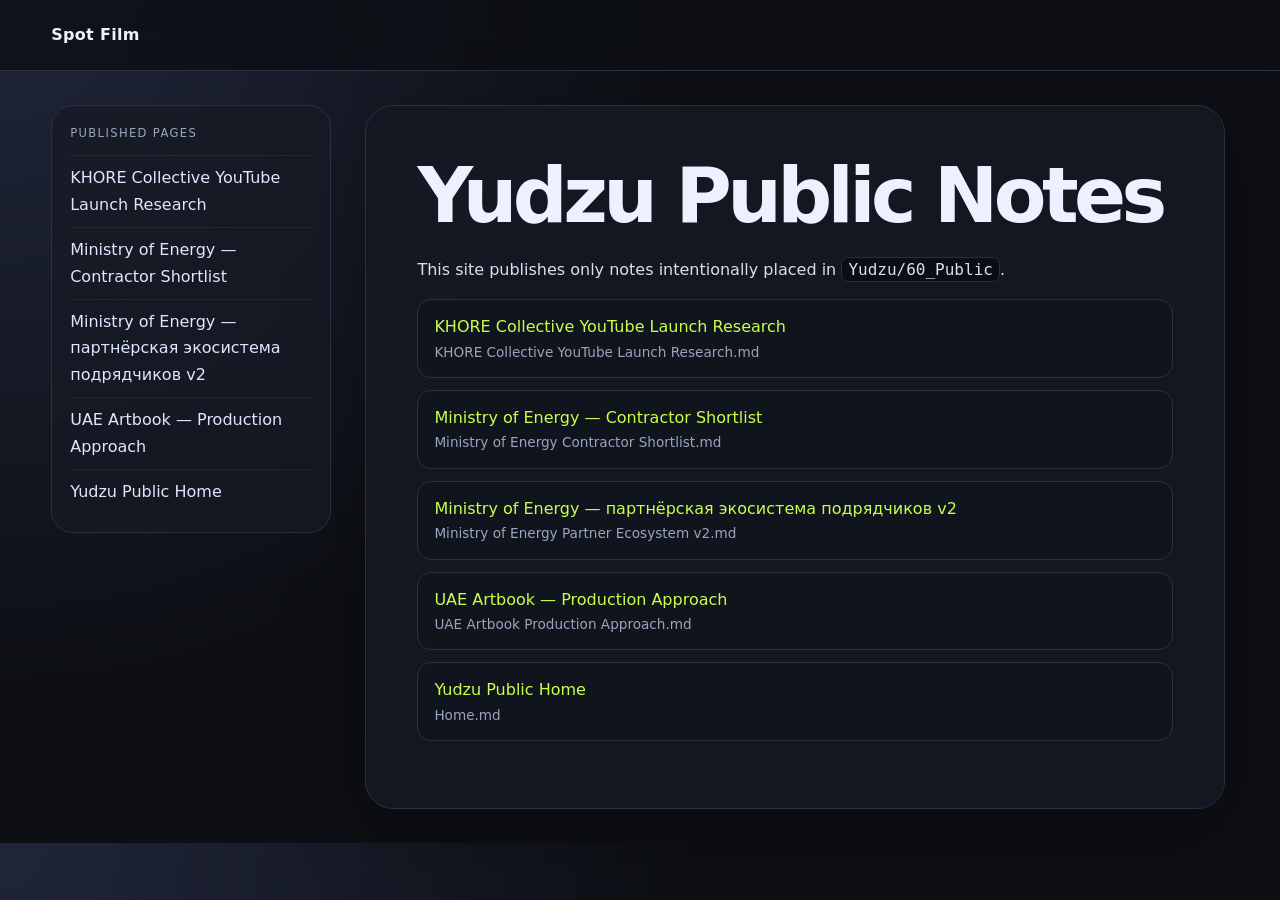
<file: index.html>
<!doctype html>
<html lang="en">
<head>
  <meta charset="utf-8">
  <meta name="viewport" content="width=device-width, initial-scale=1">
  <title>Yudzu Public Notes</title>
  <meta name="description" content="Yudzu Public Notes">
  <link rel="stylesheet" href="assets/style.css">
</head>
<body>
  <header class="topbar">
    <span class="brand">Spot Film</span>
  </header>
  <main class="shell with-nav">

    <aside class="nav">
      <div class="nav-title">Published pages</div>
      <a href="khore-collective-youtube-launch-research.html">KHORE Collective YouTube Launch Research</a>
<a href="ministry-of-energy-contractor-shortlist.html">Ministry of Energy — Contractor Shortlist</a>
<a href="ministry-of-energy-partner-ecosystem-v2.html">Ministry of Energy — партнёрская экосистема подрядчиков v2</a>
<a href="uae-artbook-production-approach.html">UAE Artbook — Production Approach</a>
<a href="home.html">Yudzu Public Home</a>
    </aside>
    <article class="content">
      
<h1>Yudzu Public Notes</h1>
<p>This site publishes only notes intentionally placed in <code>Yudzu/60_Public</code>.</p>
<ul class="index-list"><li><a href="khore-collective-youtube-launch-research.html">KHORE Collective YouTube Launch Research</a><span>KHORE Collective YouTube Launch Research.md</span></li>
<li><a href="ministry-of-energy-contractor-shortlist.html">Ministry of Energy — Contractor Shortlist</a><span>Ministry of Energy Contractor Shortlist.md</span></li>
<li><a href="ministry-of-energy-partner-ecosystem-v2.html">Ministry of Energy — партнёрская экосистема подрядчиков v2</a><span>Ministry of Energy Partner Ecosystem v2.md</span></li>
<li><a href="uae-artbook-production-approach.html">UAE Artbook — Production Approach</a><span>UAE Artbook Production Approach.md</span></li>
<li><a href="home.html">Yudzu Public Home</a><span>Home.md</span></li></ul>

    </article>
  </main>
</body>
</html>
</file>
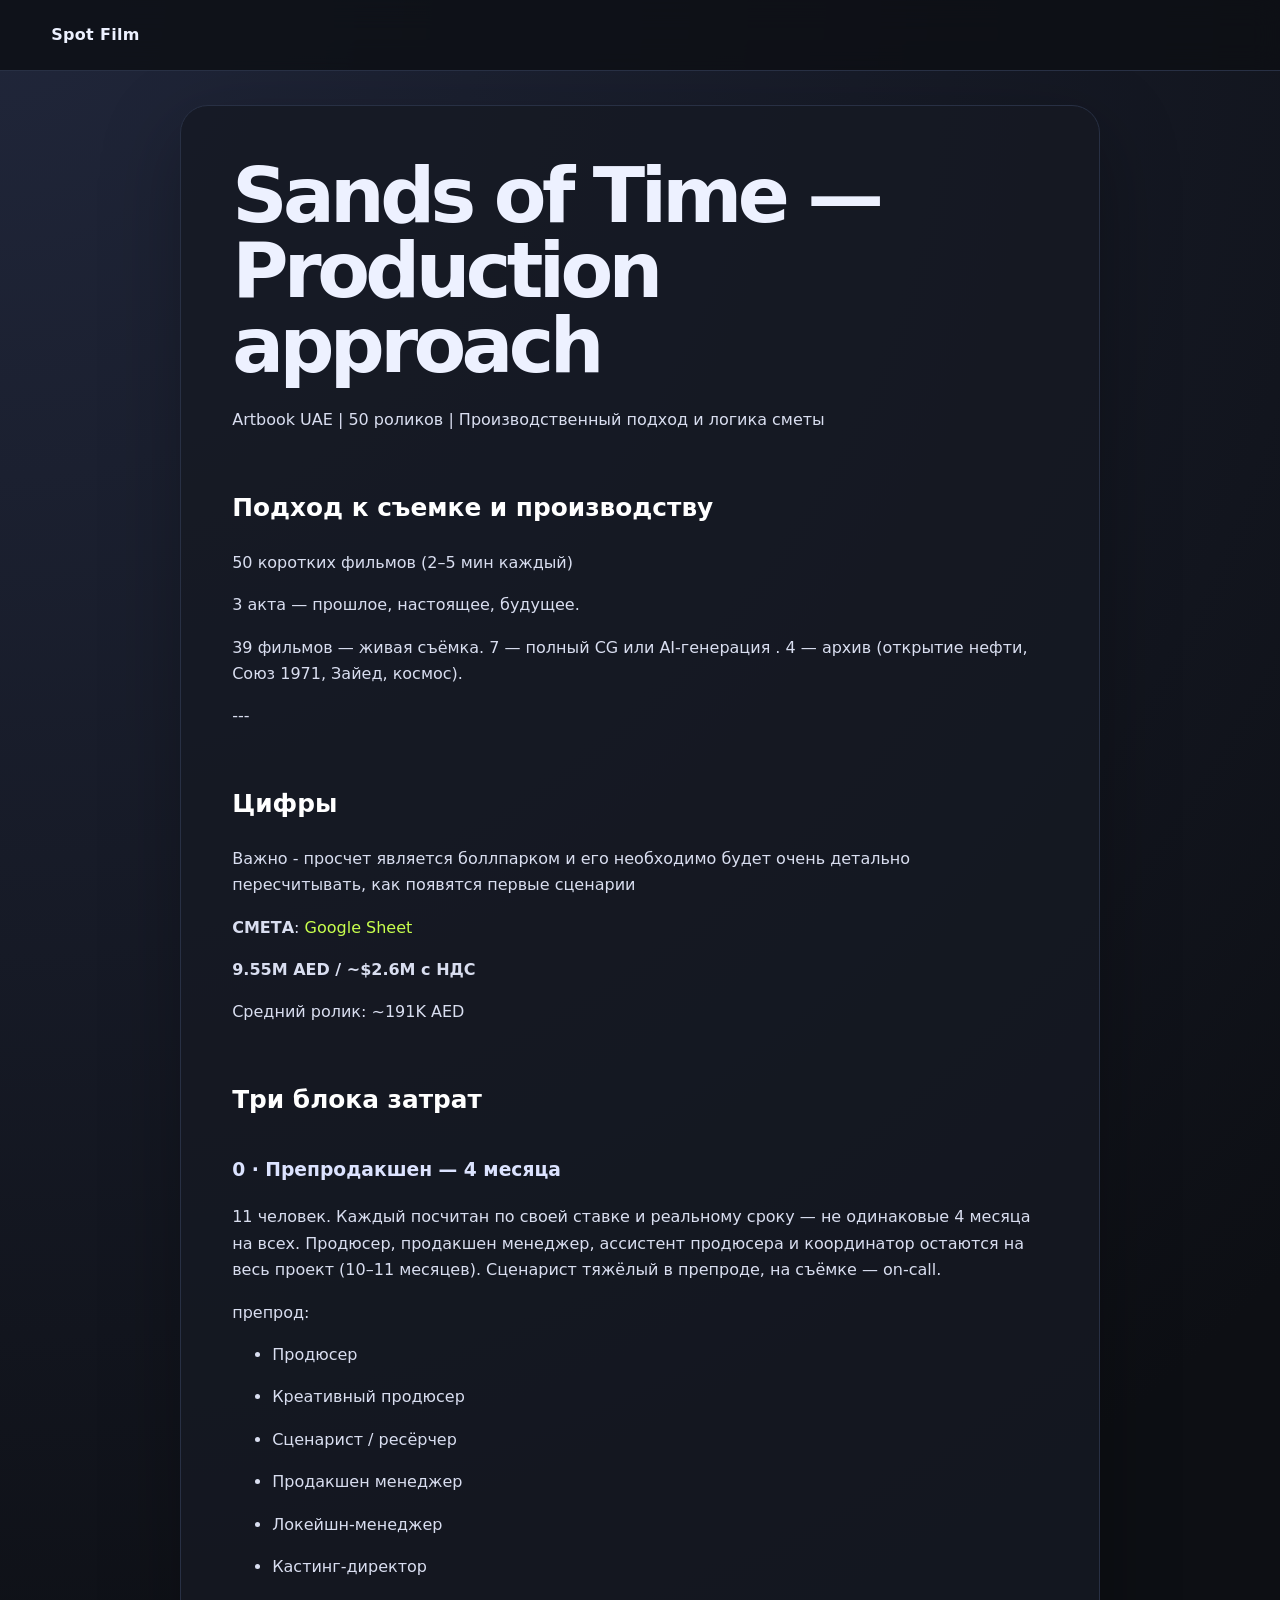
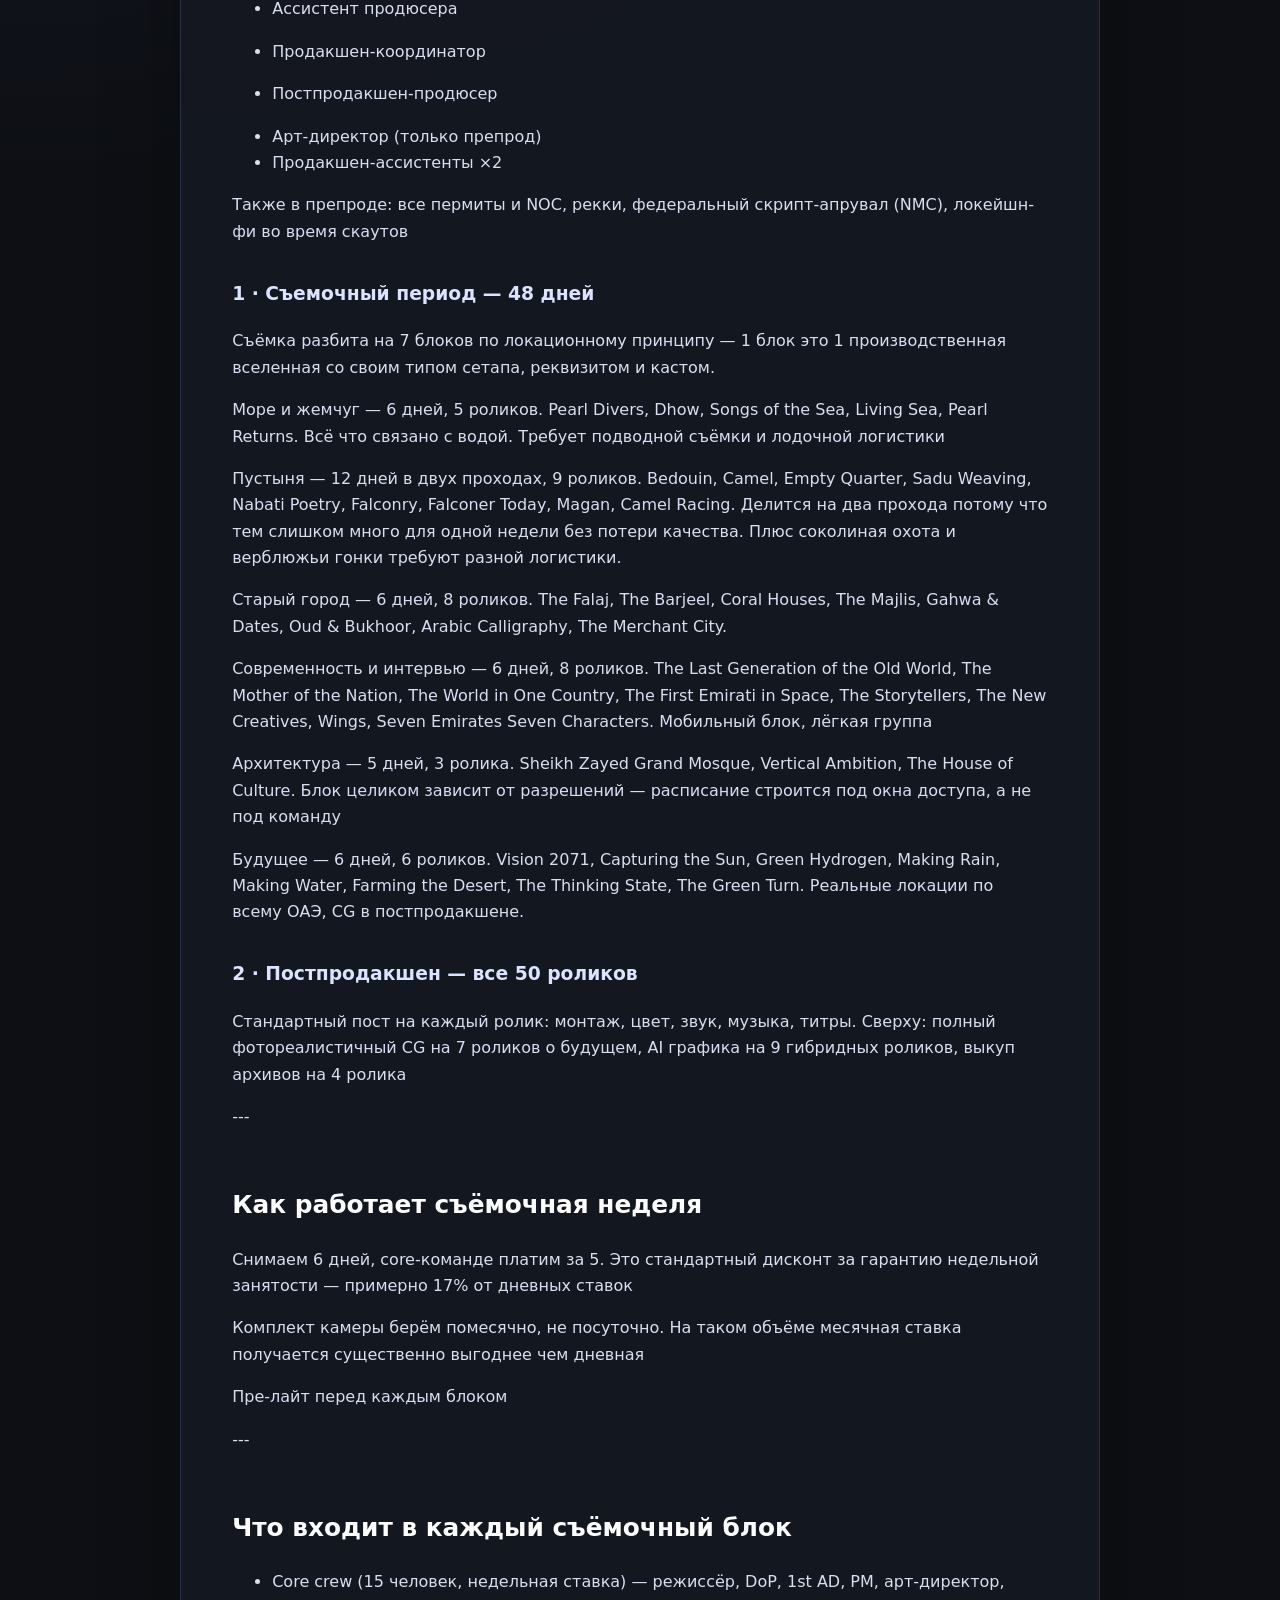
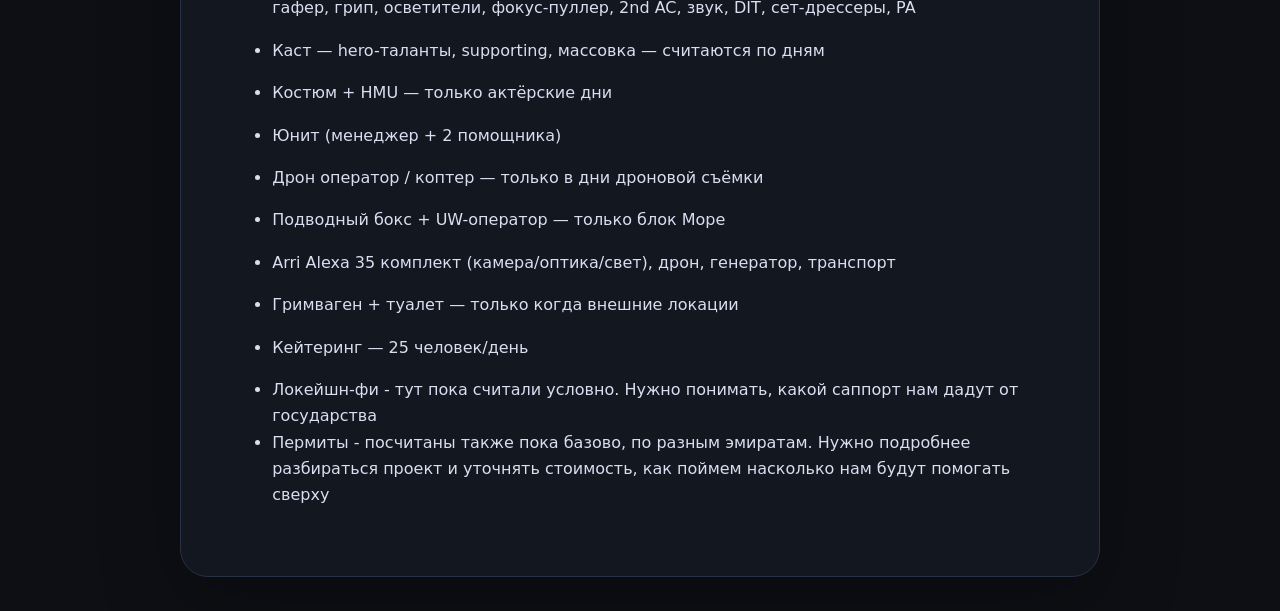
<file: client-uae-artbook-production-approach.html>
<!doctype html>
<html lang="en">
<head>
  <meta charset="utf-8">
  <meta name="viewport" content="width=device-width, initial-scale=1">
  <title>UAE Artbook — Production Approach</title>
  <meta name="description" content="UAE Artbook — Production Approach">
  <link rel="stylesheet" href="assets/style.css">
</head>
<body>
  <header class="topbar">
    <span class="brand">Spot Film</span>
  </header>
  <main class="shell single-page">

    <article class="content">
      <h1>Sands of Time — Production approach</h1>
<p>Artbook UAE  | 50 роликов |  Производственный подход и логика сметы</p>
<h2>Подход к съемке и производству</h2>
<p>50 коротких фильмов (2–5 мин каждый)</p>
<p>3 акта — прошлое, настоящее, будущее.</p>
<p>39 фильмов — живая съёмка. 7 — полный CG или AI-генерация  . 4 — архив (открытие нефти, Союз 1971, Зайед, космос).</p>
<p>---</p>
<h2>Цифры</h2>
<p>  Важно - просчет является боллпарком и его необходимо будет очень детально пересчитывать, как появятся первые сценарии</p>
<p><strong>СМЕТА</strong>: <a href="https://docs.google.com/spreadsheets/d/1PT2zp_2KoZgBj0ErnRr_KxQ5CD4dt8L-sFq6Q42d2p8/edit?gid=936736660#gid=936736660" target="_blank" rel="noopener">Google Sheet</a></p>
<p><strong>9.55M AED / ~$2.6M с НДС</strong></p>
<p>Средний ролик: ~191K AED</p>
<h2>Три блока затрат</h2>
<h3>0 · Препродакшен — 4 месяца</h3>
<p>11 человек. Каждый посчитан по своей ставке и реальному сроку — не одинаковые 4 месяца на всех. Продюсер, продакшен менеджер, ассистент продюсера и координатор остаются на весь проект (10–11 месяцев). Сценарист тяжёлый в препроде, на съёмке — on-call.</p>
<p>препрод:</p>
<ul>
<li>Продюсер</li>
</ul>
<ul>
<li>Креативный продюсер</li>
</ul>
<ul>
<li>Сценарист / ресёрчер</li>
</ul>
<ul>
<li>Продакшен менеджер</li>
</ul>
<ul>
<li>Локейшн-менеджер</li>
</ul>
<ul>
<li>Кастинг-директор</li>
</ul>
<ul>
<li>Ассистент продюсера</li>
</ul>
<ul>
<li>Продакшен-координатор</li>
</ul>
<ul>
<li>Постпродакшен-продюсер</li>
</ul>
<ul>
<li>Арт-директор (только препрод)</li>
<li>Продакшен-ассистенты ×2</li>
</ul>
<p>Также в препроде: все пермиты и NOC, рекки, федеральный скрипт-апрувал (NMC), локейшн-фи во время скаутов</p>
<h3>1 · Съемочный период — 48 дней</h3>
<p>Съёмка разбита на 7 блоков по локационному принципу — 1 блок это 1 производственная вселенная со своим типом сетапа, реквизитом и кастом.</p>
<p>Море и жемчуг — 6 дней, 5 роликов. Pearl Divers, Dhow, Songs of the Sea, Living Sea, Pearl Returns. Всё что связано с водой. Требует подводной съёмки и лодочной логистики</p>
<p>Пустыня — 12 дней в двух проходах, 9 роликов. Bedouin, Camel, Empty Quarter, Sadu Weaving, Nabati Poetry, Falconry, Falconer Today, Magan, Camel Racing. Делится на два прохода потому что тем слишком много для одной недели без потери качества. Плюс соколиная охота и верблюжьи гонки требуют разной логистики.</p>
<p>Старый город — 6 дней, 8 роликов. The Falaj, The Barjeel, Coral Houses, The Majlis, Gahwa &amp; Dates, Oud &amp; Bukhoor, Arabic Calligraphy, The Merchant City.</p>
<p>Современность и интервью — 6 дней, 8 роликов. The Last Generation of the Old World, The Mother of the Nation, The World in One Country, The First Emirati in Space, The Storytellers, The New Creatives, Wings, Seven Emirates Seven Characters. Мобильный блок, лёгкая группа</p>
<p>Архитектура — 5 дней, 3 ролика. Sheikh Zayed Grand Mosque, Vertical Ambition, The House of Culture. Блок целиком зависит от разрешений — расписание строится под окна доступа, а не под команду</p>
<p>Будущее  — 6 дней, 6 роликов. Vision 2071, Capturing the Sun, Green Hydrogen, Making Rain, Making Water, Farming the Desert, The Thinking State, The Green Turn. Реальные локации по всему ОАЭ, CG в постпродакшене.</p>
<h3>2 · Постпродакшен — все 50 роликов</h3>
<p>Стандартный пост на каждый ролик: монтаж, цвет, звук, музыка, титры. Сверху: полный фотореалистичный CG на 7  роликов о будущем, AI графика на 9 гибридных роликов, выкуп архивов на 4 ролика</p>
<p>---</p>
<h2>Как работает съёмочная неделя</h2>
<p>Снимаем 6 дней, core-команде платим за 5. Это стандартный дисконт за гарантию недельной занятости — примерно 17% от дневных ставок</p>
<p>Комплект камеры берём помесячно, не посуточно. На таком объёме месячная ставка  получается существенно выгоднее чем дневная</p>
<p>Пре-лайт перед каждым блоком</p>
<p>---</p>
<h2>Что входит в каждый съёмочный блок</h2>
<ul>
<li>Core crew (15 человек, недельная ставка) — режиссёр, DoP, 1st AD, PM, арт-директор, гафер, грип, осветители, фокус-пуллер, 2nd AC, звук, DIT, сет-дрессеры, PA</li>
</ul>
<ul>
<li>Каст — hero-таланты, supporting, массовка — считаются по дням</li>
</ul>
<ul>
<li>Костюм + HMU — только актёрские дни</li>
</ul>
<ul>
<li>Юнит (менеджер + 2 помощника)</li>
</ul>
<ul>
<li>Дрон оператор / коптер — только в дни дроновой съёмки</li>
</ul>
<ul>
<li>Подводный бокс + UW-оператор — только блок Море</li>
</ul>
<ul>
<li>Arri Alexa 35 комплект (камера/оптика/свет), дрон, генератор, транспорт</li>
</ul>
<ul>
<li>Гримваген + туалет — только когда внешние локации</li>
</ul>
<ul>
<li>Кейтеринг — 25 человек/день</li>
</ul>
<ul>
<li>Локейшн-фи - тут пока считали условно. Нужно понимать, какой саппорт нам дадут от государства</li>
<li>Пермиты - посчитаны также пока базово, по разным эмиратам. Нужно подробнее разбираться проект и уточнять стоимость, как поймем насколько нам будут помогать сверху</li>
</ul>
    </article>
  </main>
</body>
</html>
</file>
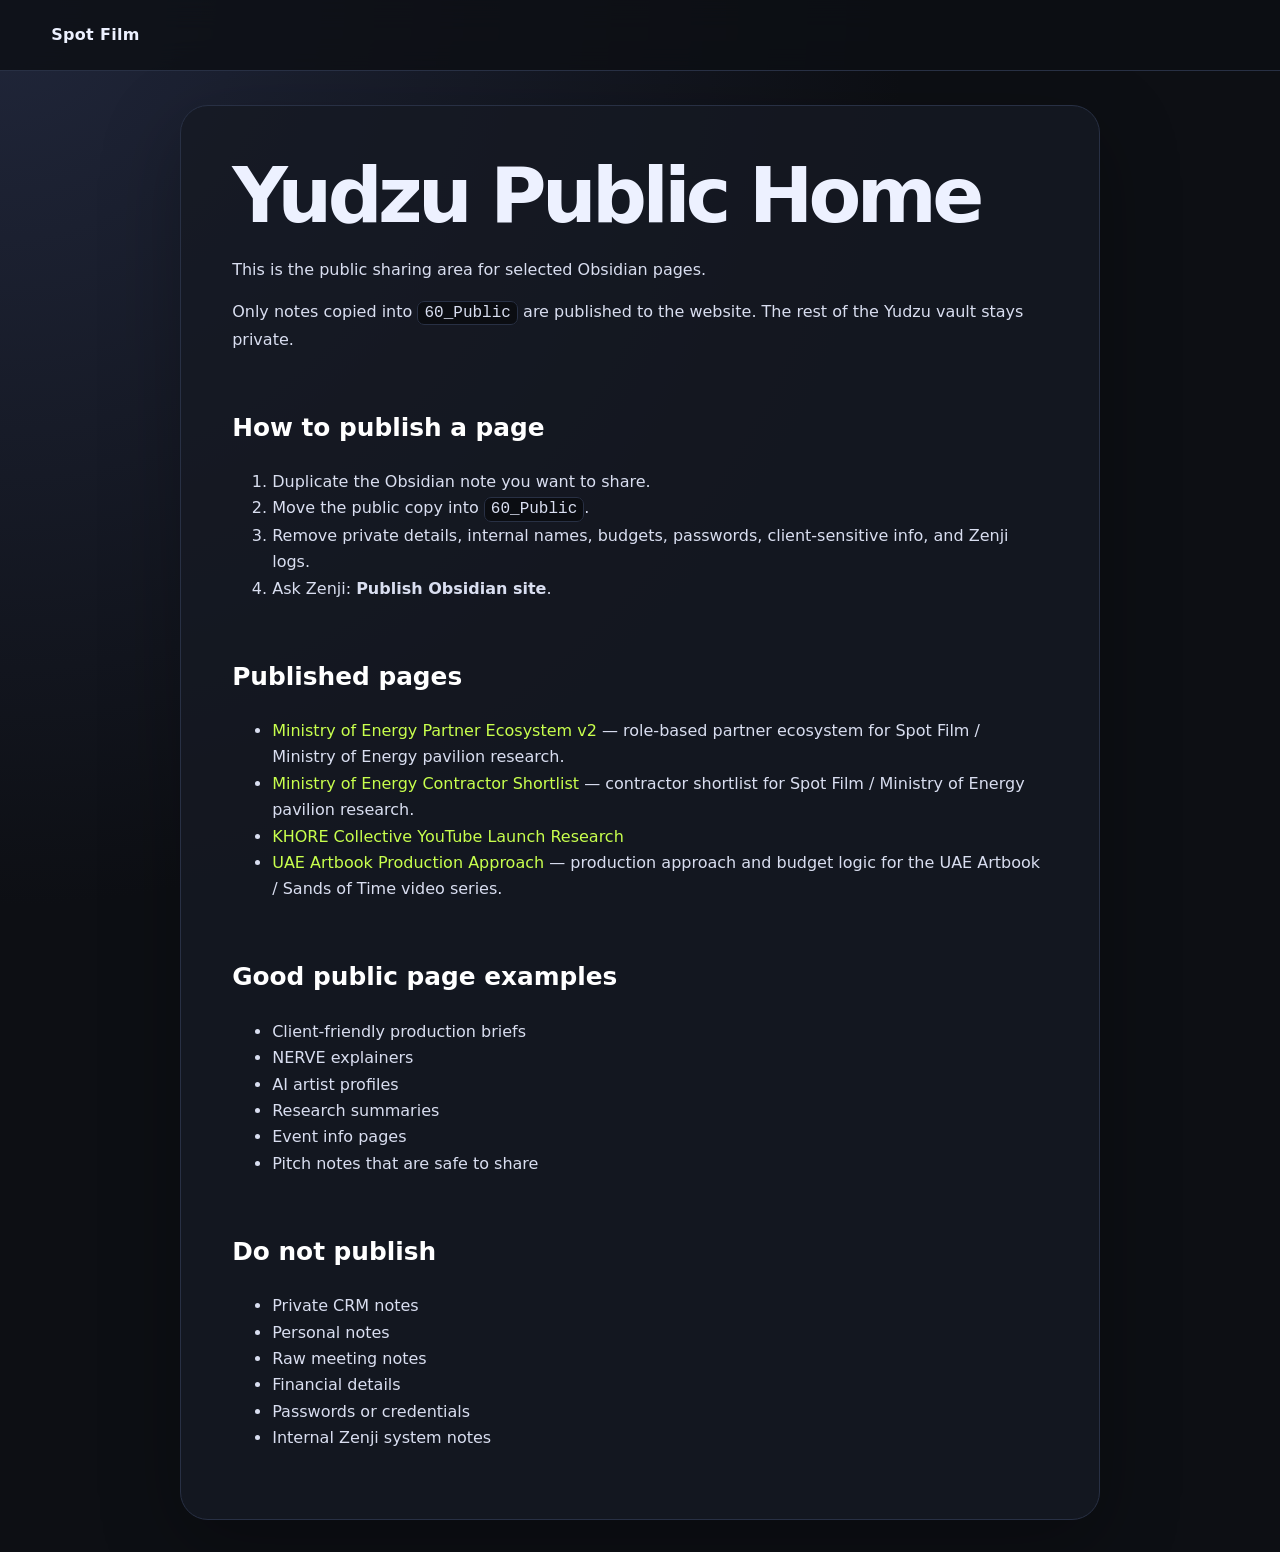
<file: home.html>
<!doctype html>
<html lang="en">
<head>
  <meta charset="utf-8">
  <meta name="viewport" content="width=device-width, initial-scale=1">
  <title>Yudzu Public Home</title>
  <meta name="description" content="Yudzu Public Home">
  <link rel="stylesheet" href="assets/style.css">
</head>
<body>
  <header class="topbar">
    <span class="brand">Spot Film</span>
  </header>
  <main class="shell single-page">

    <article class="content">
      <h1>Yudzu Public Home</h1>
<p>This is the public sharing area for selected Obsidian pages.</p>
<p>Only notes copied into <code>60_Public</code> are published to the website. The rest of the Yudzu vault stays private.</p>
<h2>How to publish a page</h2>
<ol>
<li>Duplicate the Obsidian note you want to share.</li>
<li>Move the public copy into <code>60_Public</code>.</li>
<li>Remove private details, internal names, budgets, passwords, client-sensitive info, and Zenji logs.</li>
<li>Ask Zenji: <strong>Publish Obsidian site</strong>.</li>
</ol>
<h2>Published pages</h2>
<ul>
<li><a href="ministry-of-energy-partner-ecosystem-v2.html">Ministry of Energy Partner Ecosystem v2</a> — role-based partner ecosystem for Spot Film / Ministry of Energy pavilion research.</li>
<li><a href="ministry-of-energy-contractor-shortlist.html">Ministry of Energy Contractor Shortlist</a> — contractor shortlist for Spot Film / Ministry of Energy pavilion research.</li>
<li><a href="khore-collective-youtube-launch-research.html">KHORE Collective YouTube Launch Research</a></li>
<li><a href="uae-artbook-production-approach.html">UAE Artbook Production Approach</a> — production approach and budget logic for the UAE Artbook / Sands of Time video series.</li>
</ul>
<h2>Good public page examples</h2>
<ul>
<li>Client-friendly production briefs</li>
<li>NERVE explainers</li>
<li>AI artist profiles</li>
<li>Research summaries</li>
<li>Event info pages</li>
<li>Pitch notes that are safe to share</li>
</ul>
<h2>Do not publish</h2>
<ul>
<li>Private CRM notes</li>
<li>Personal notes</li>
<li>Raw meeting notes</li>
<li>Financial details</li>
<li>Passwords or credentials</li>
<li>Internal Zenji system notes</li>
</ul>
    </article>
  </main>
</body>
</html>
</file>
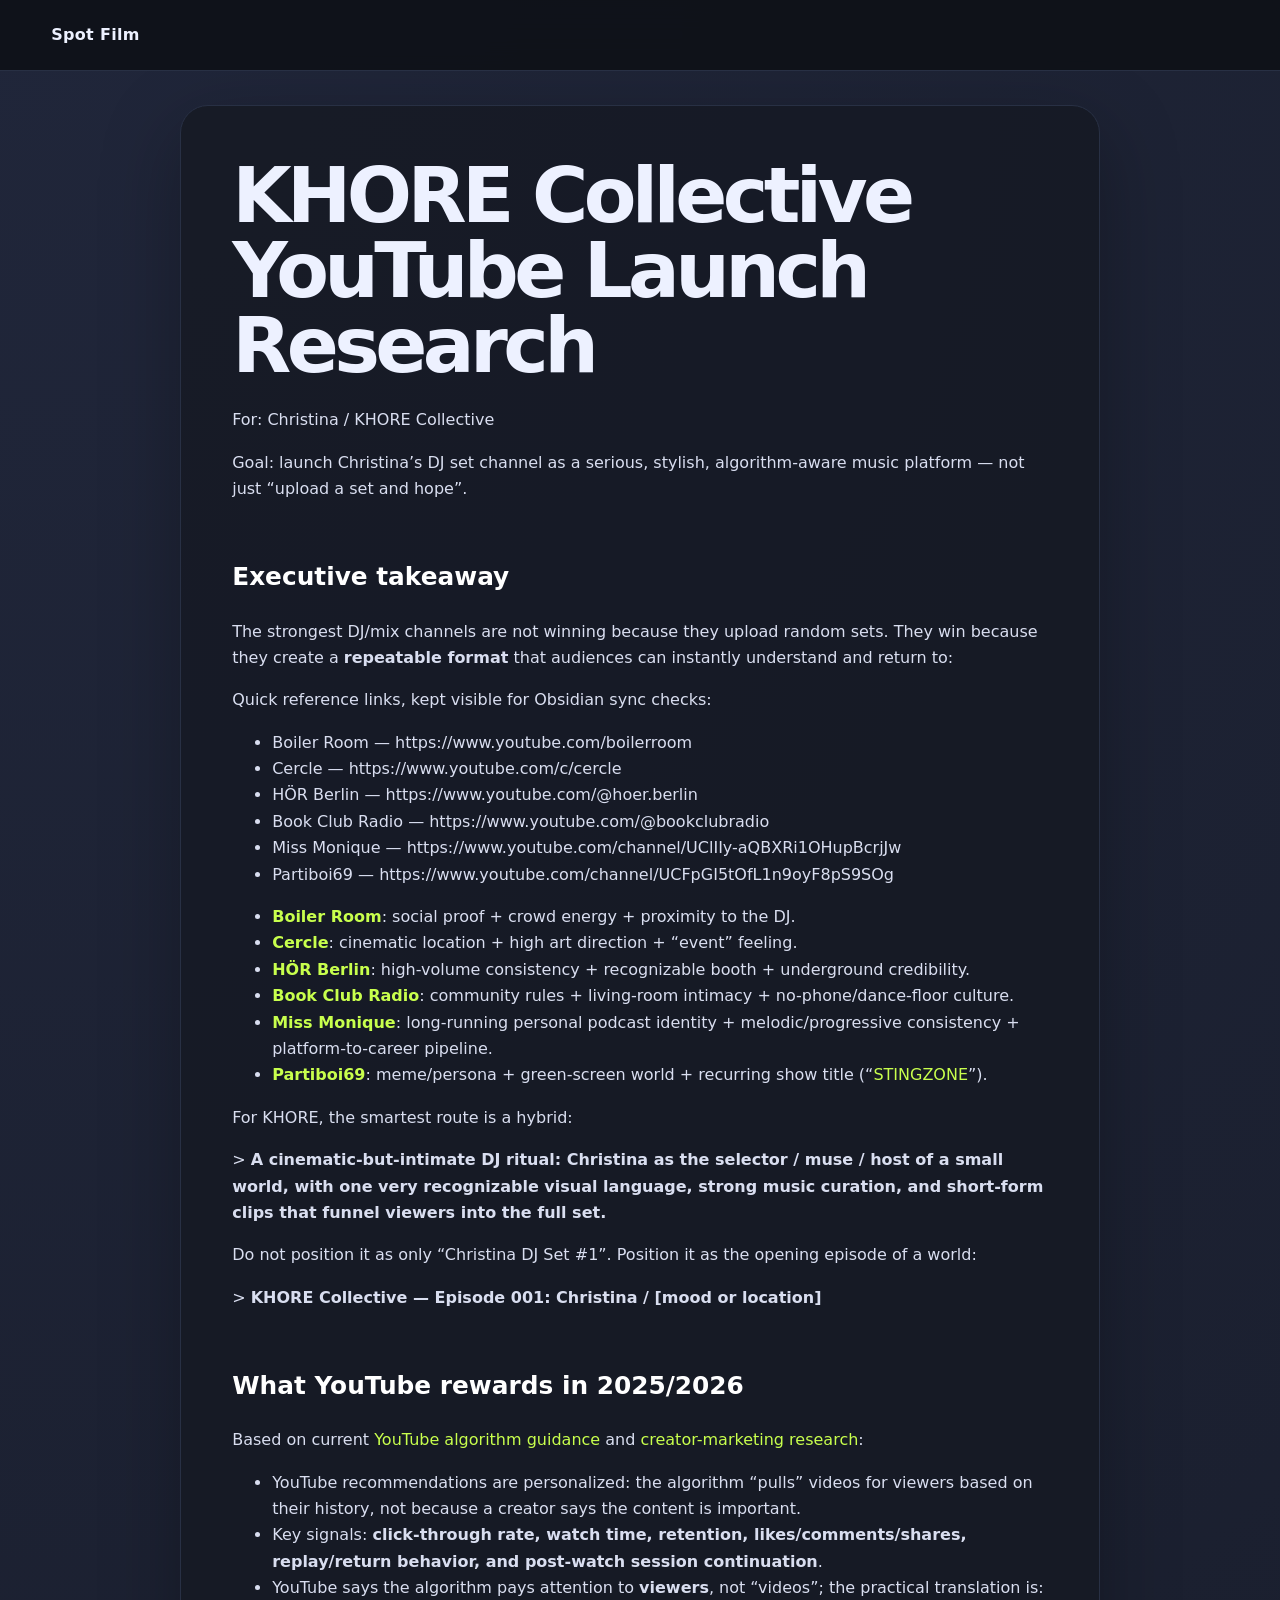
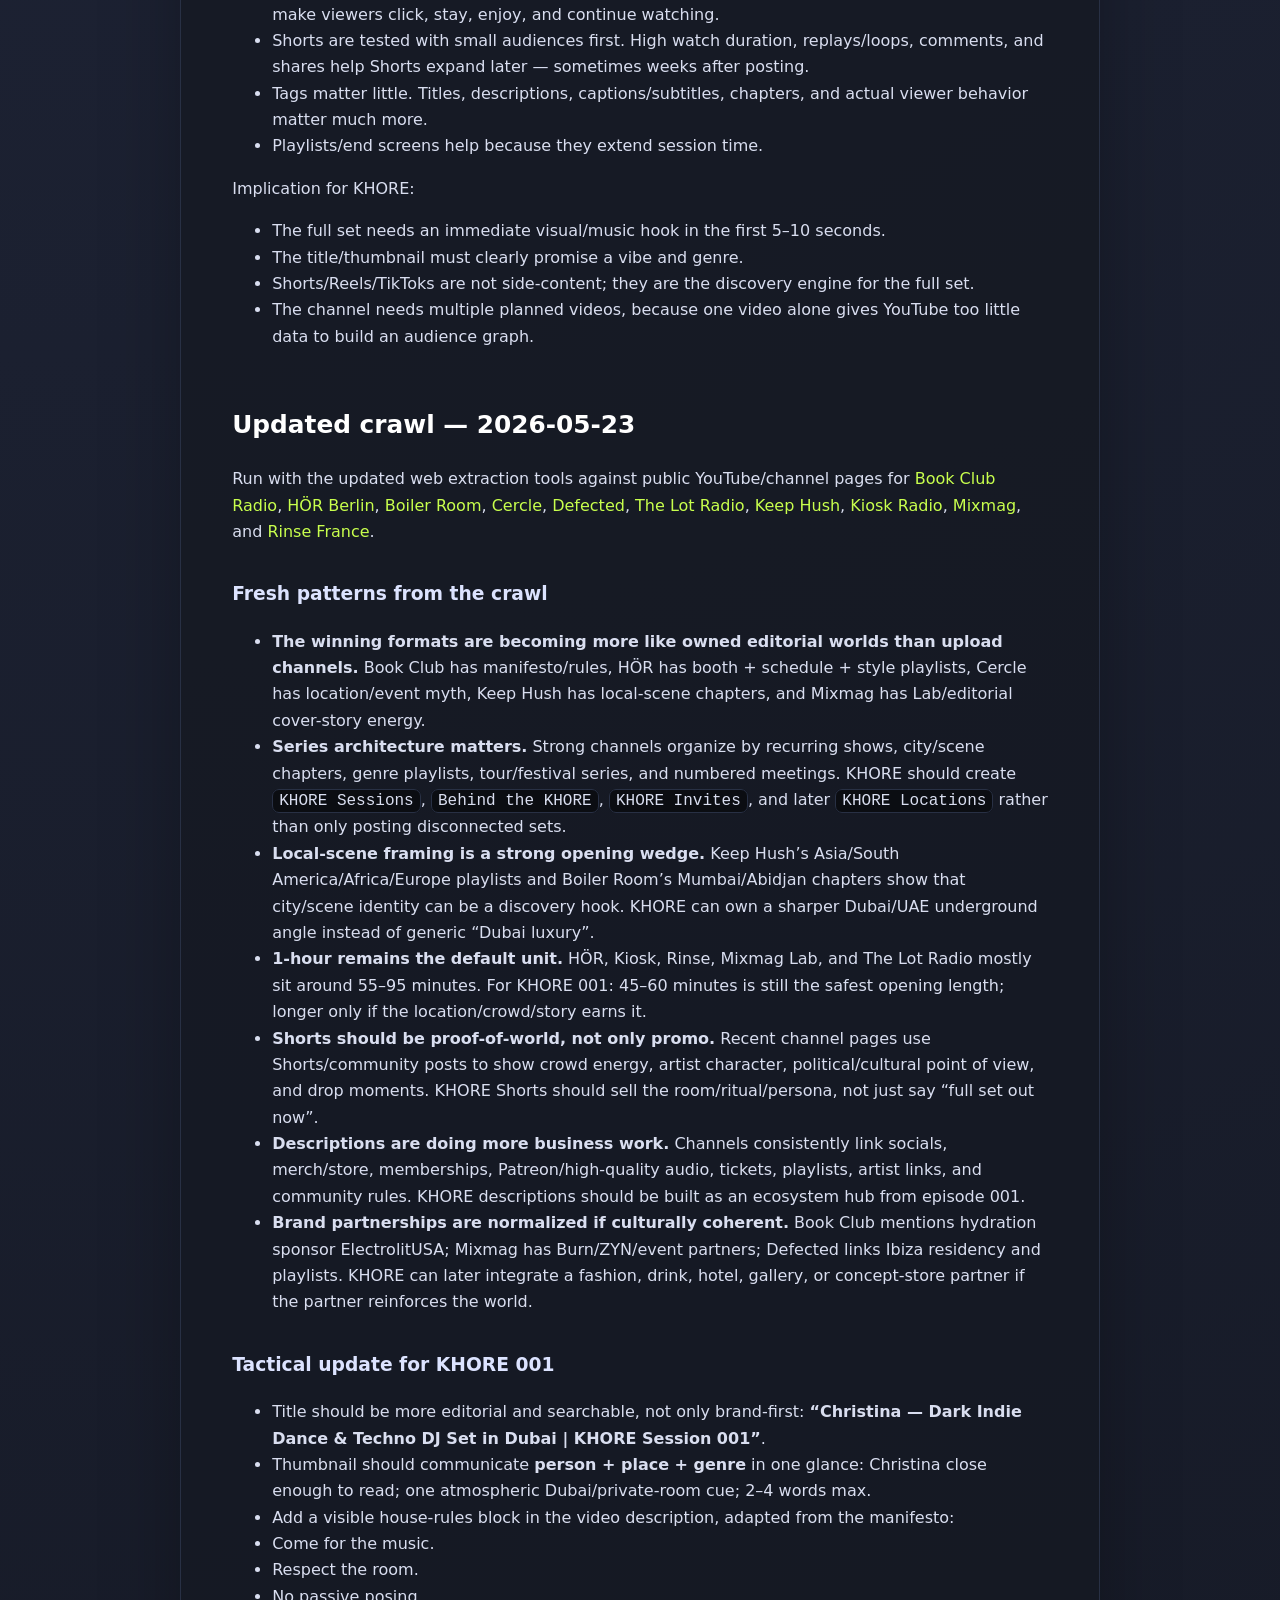
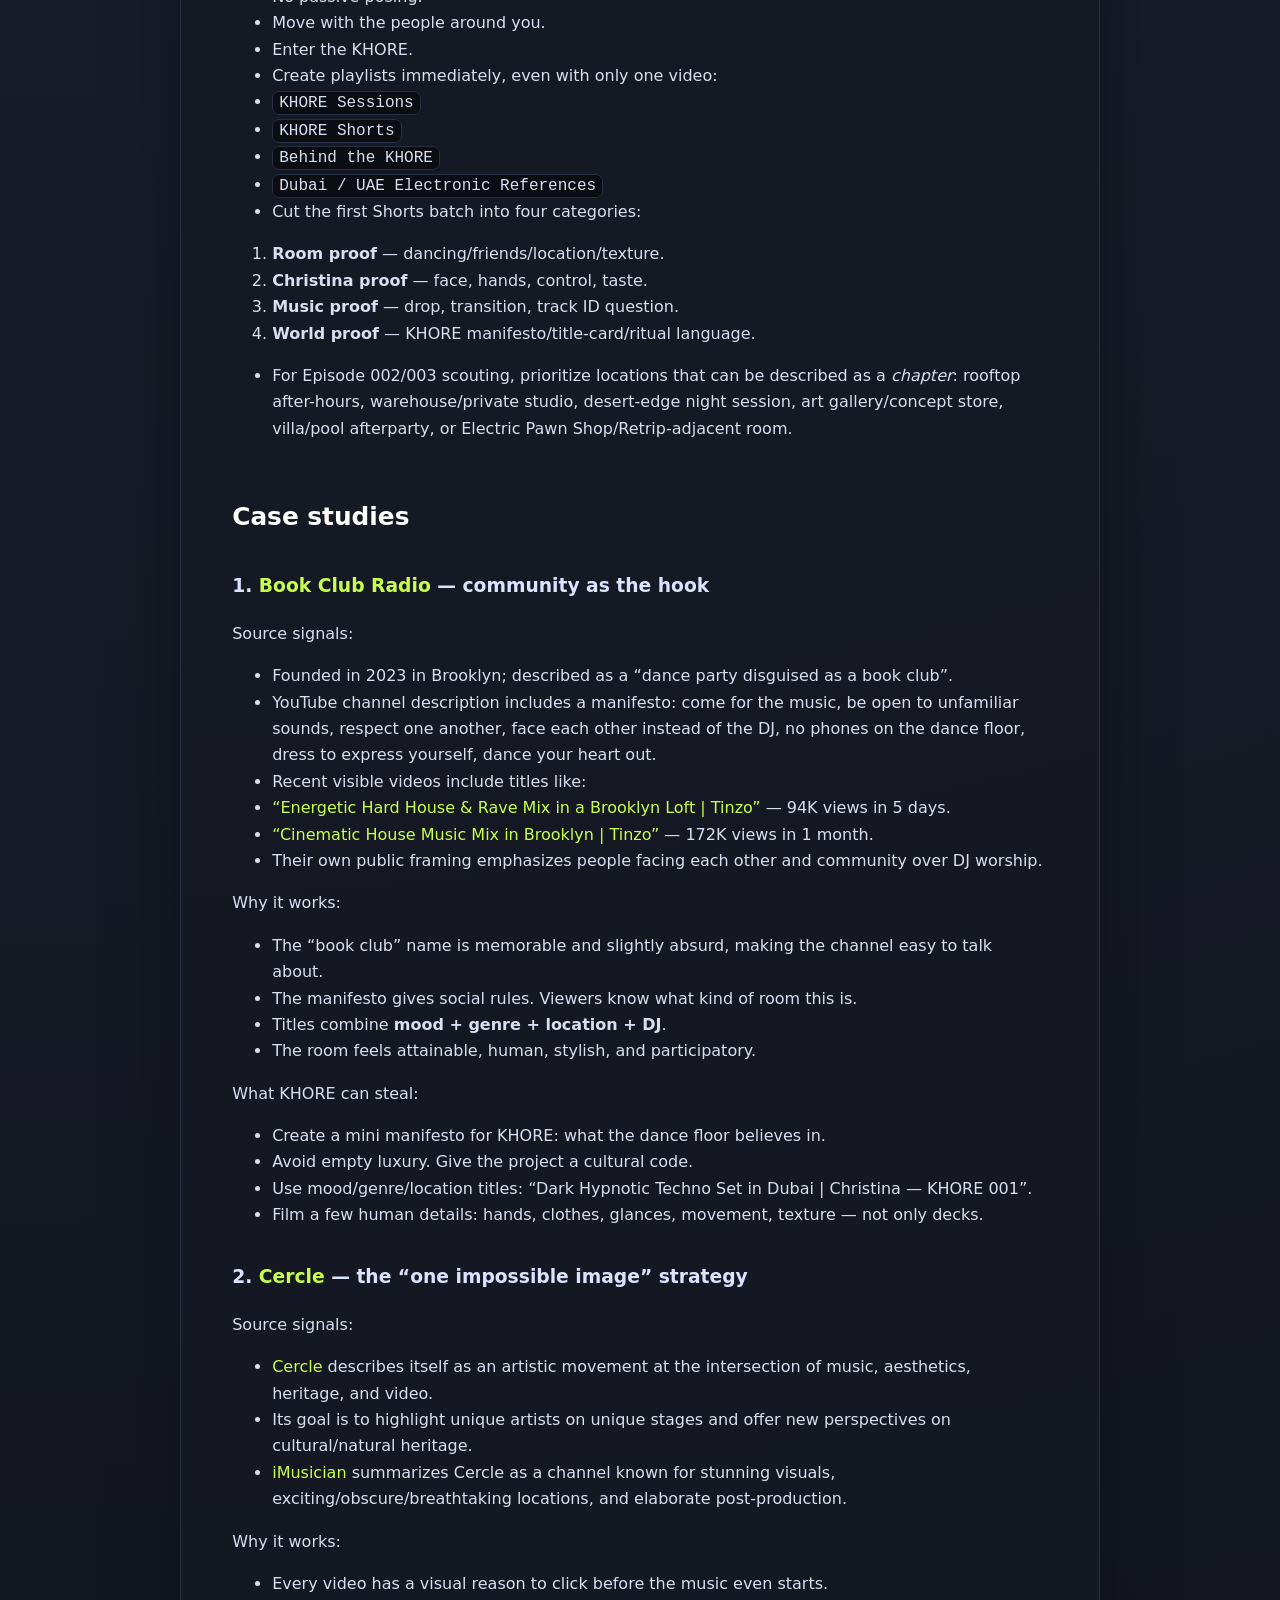
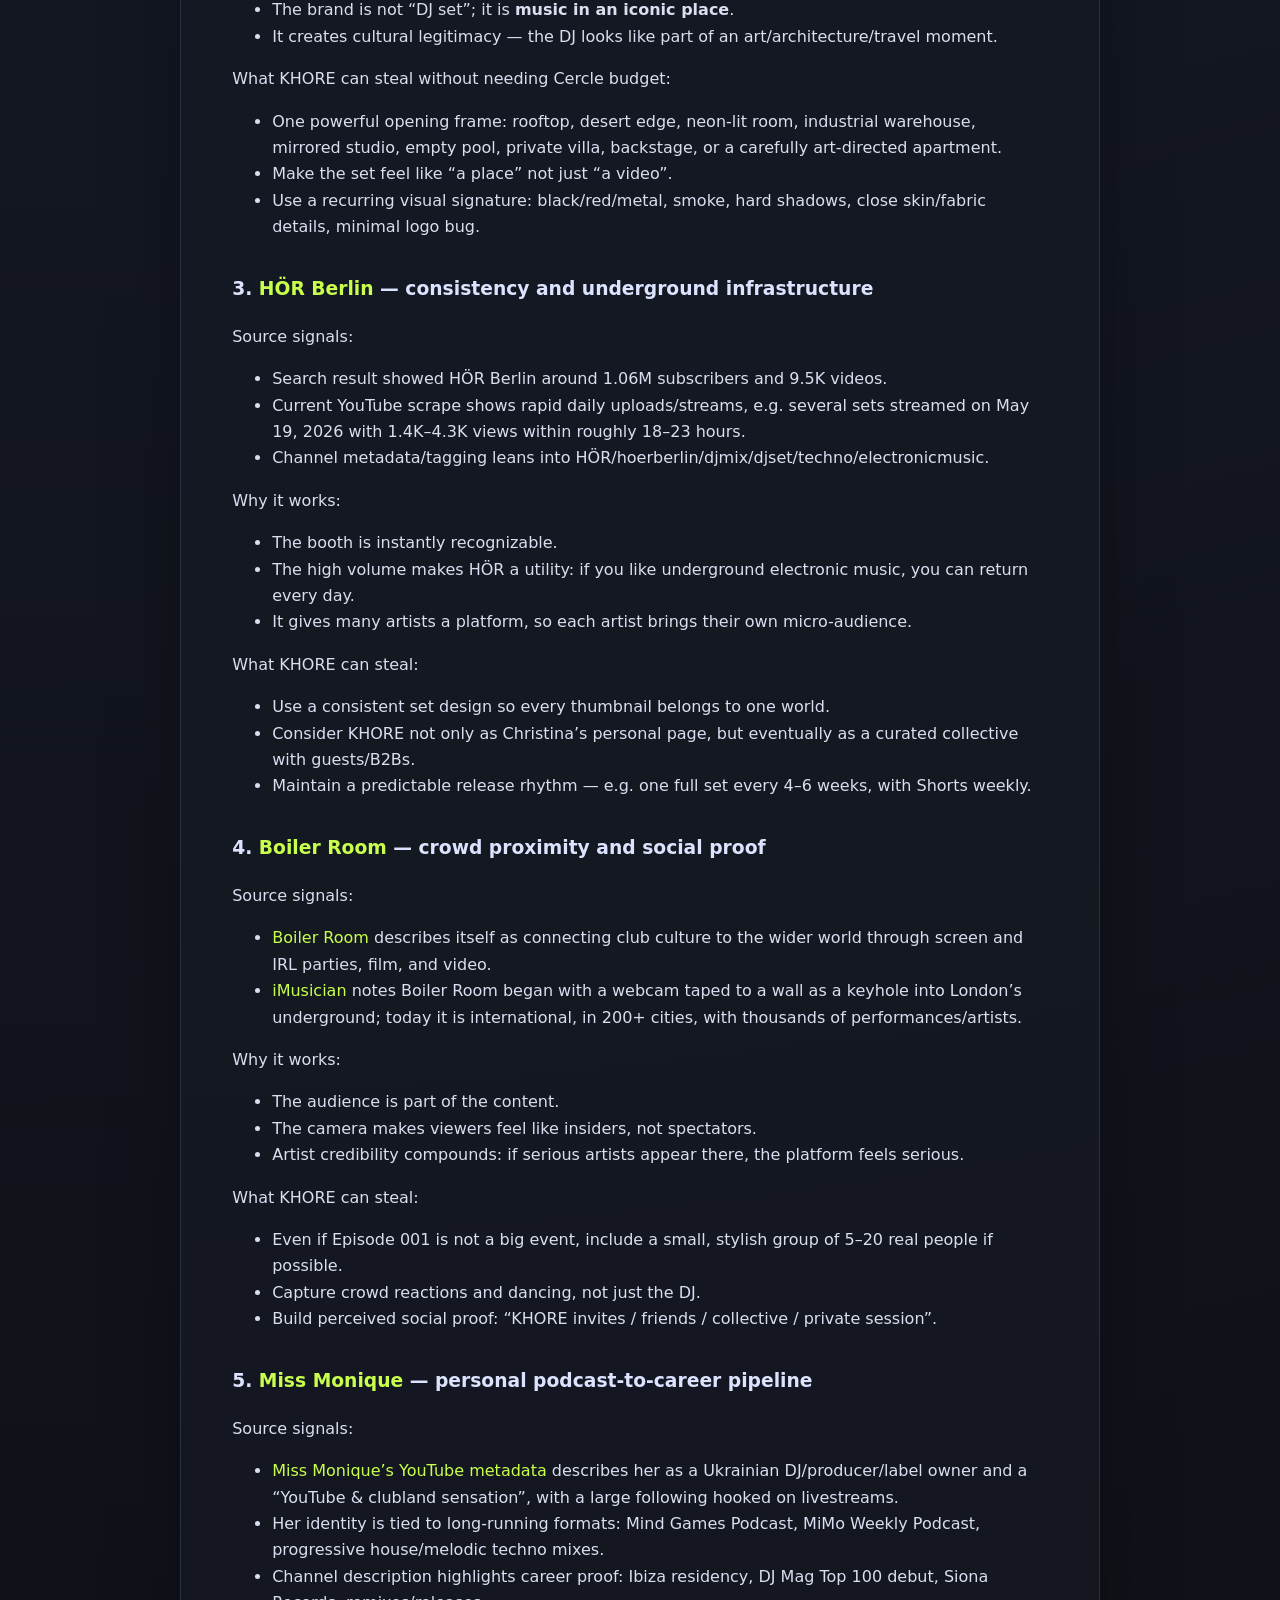
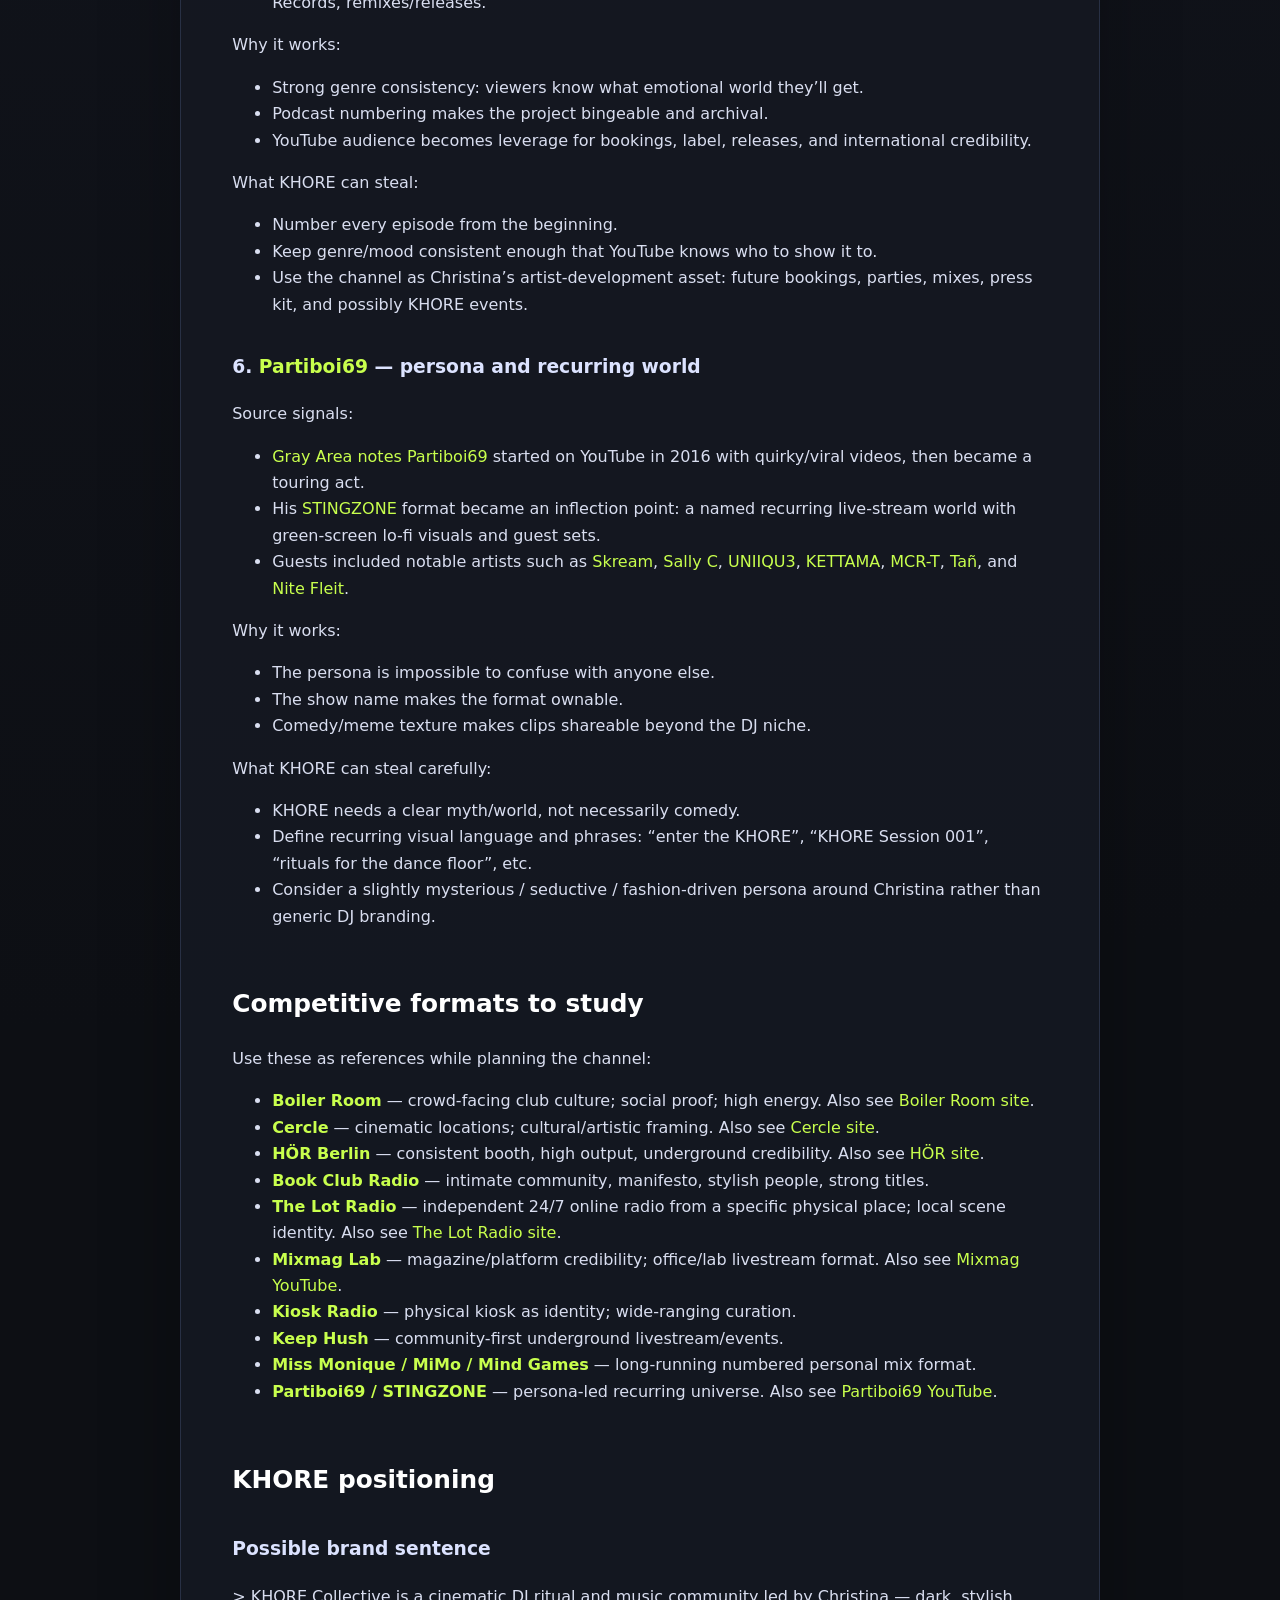
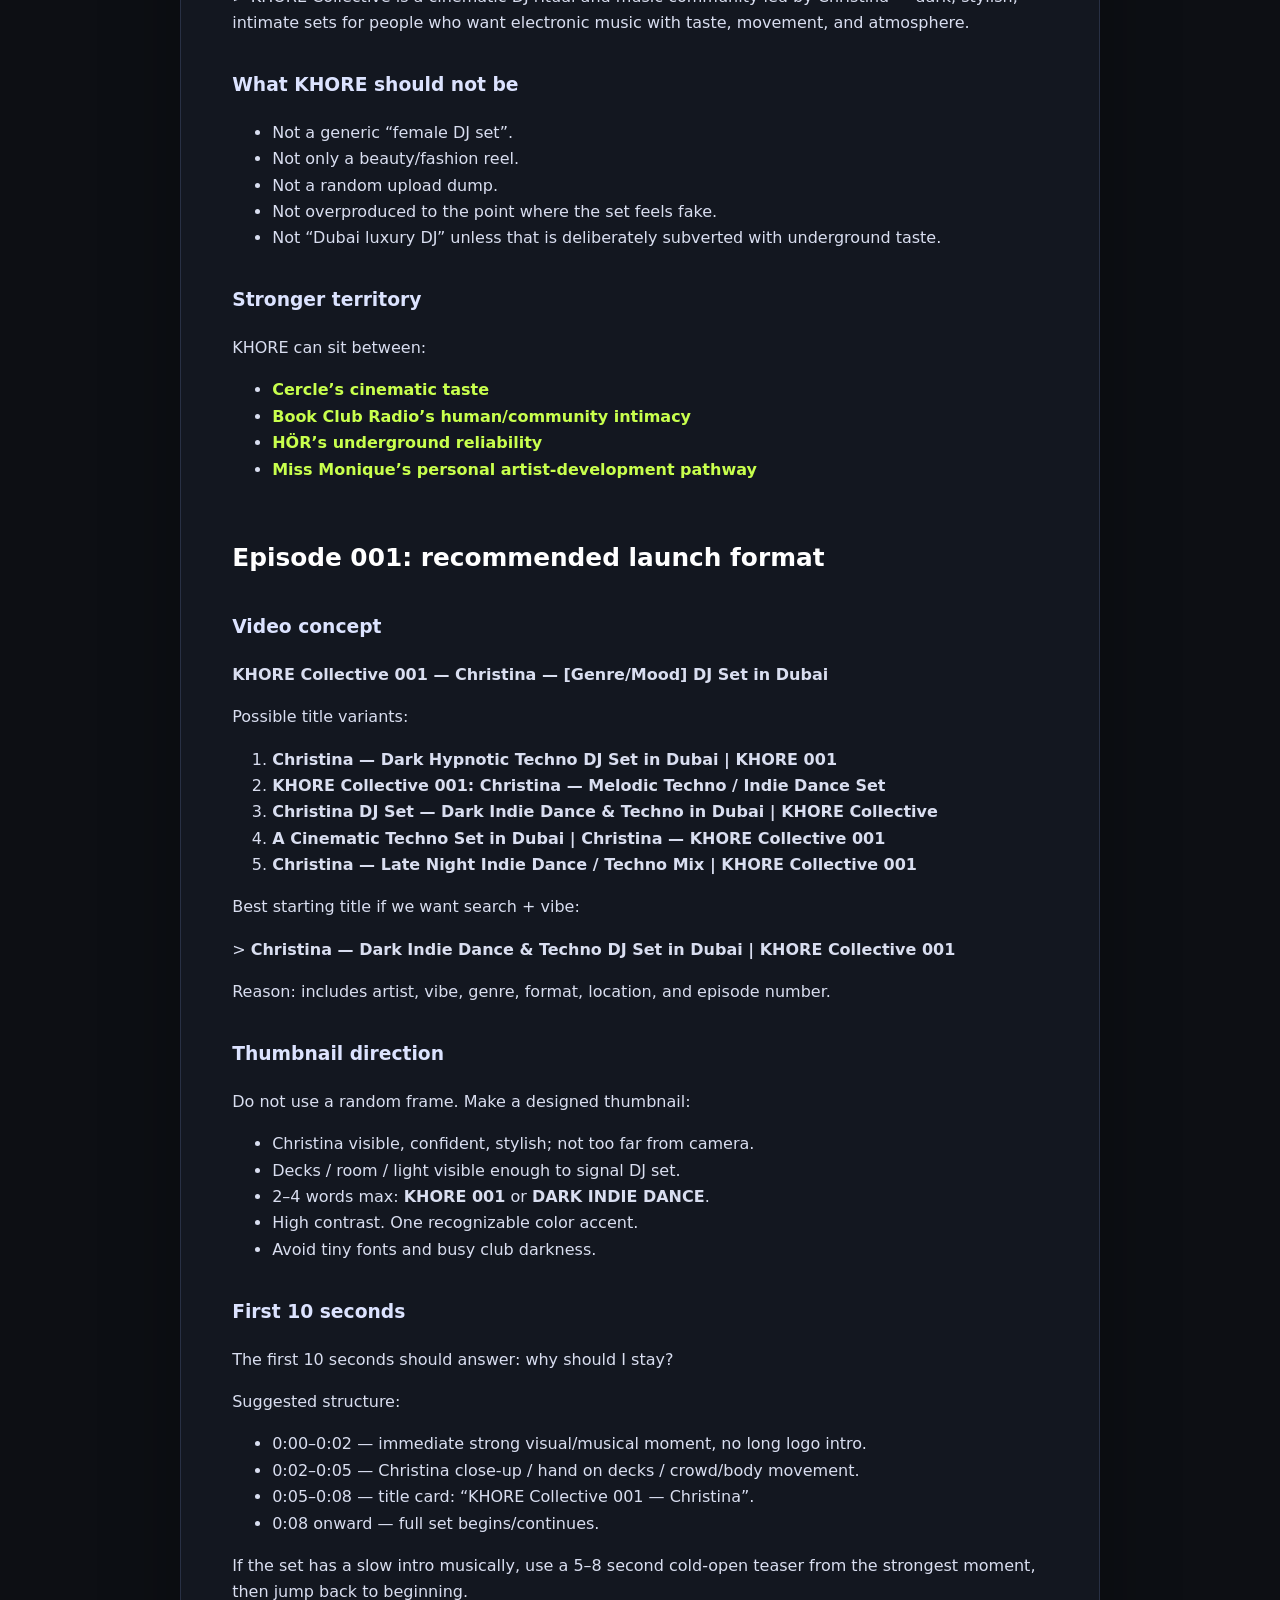
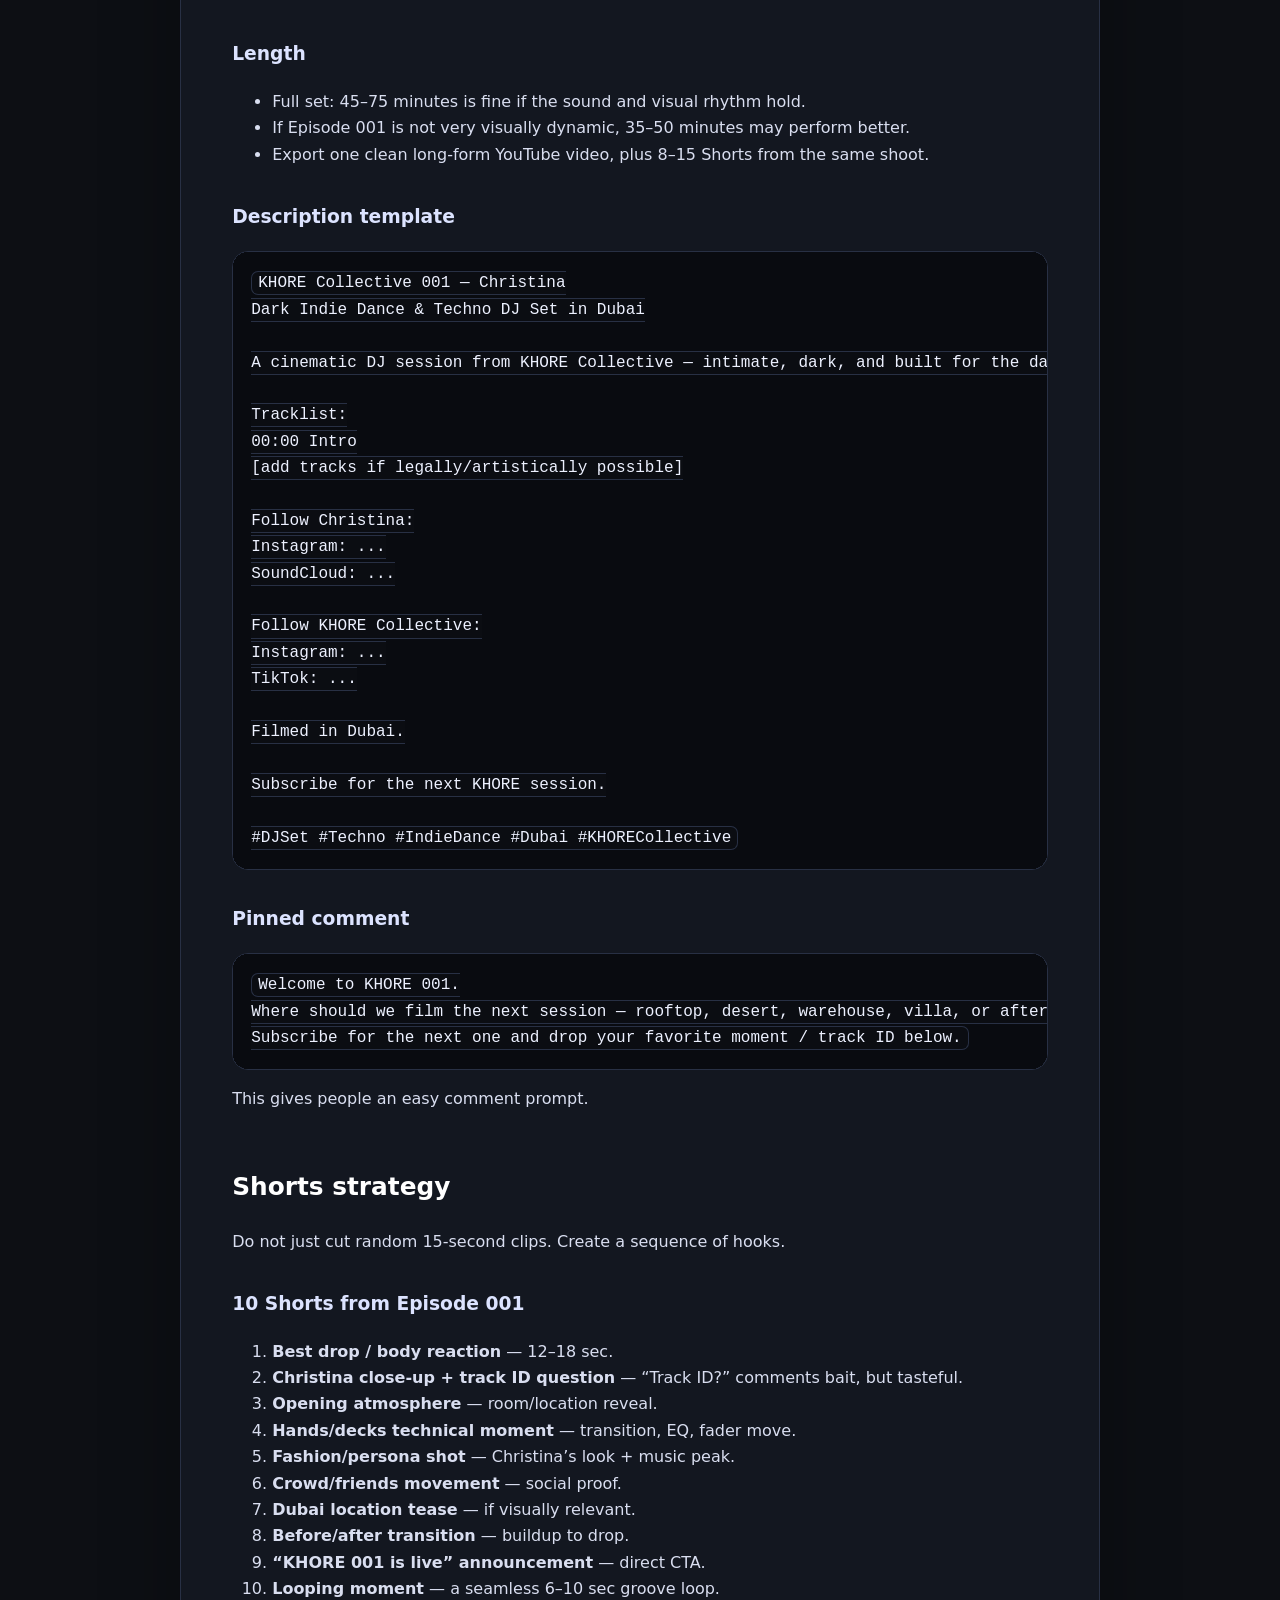
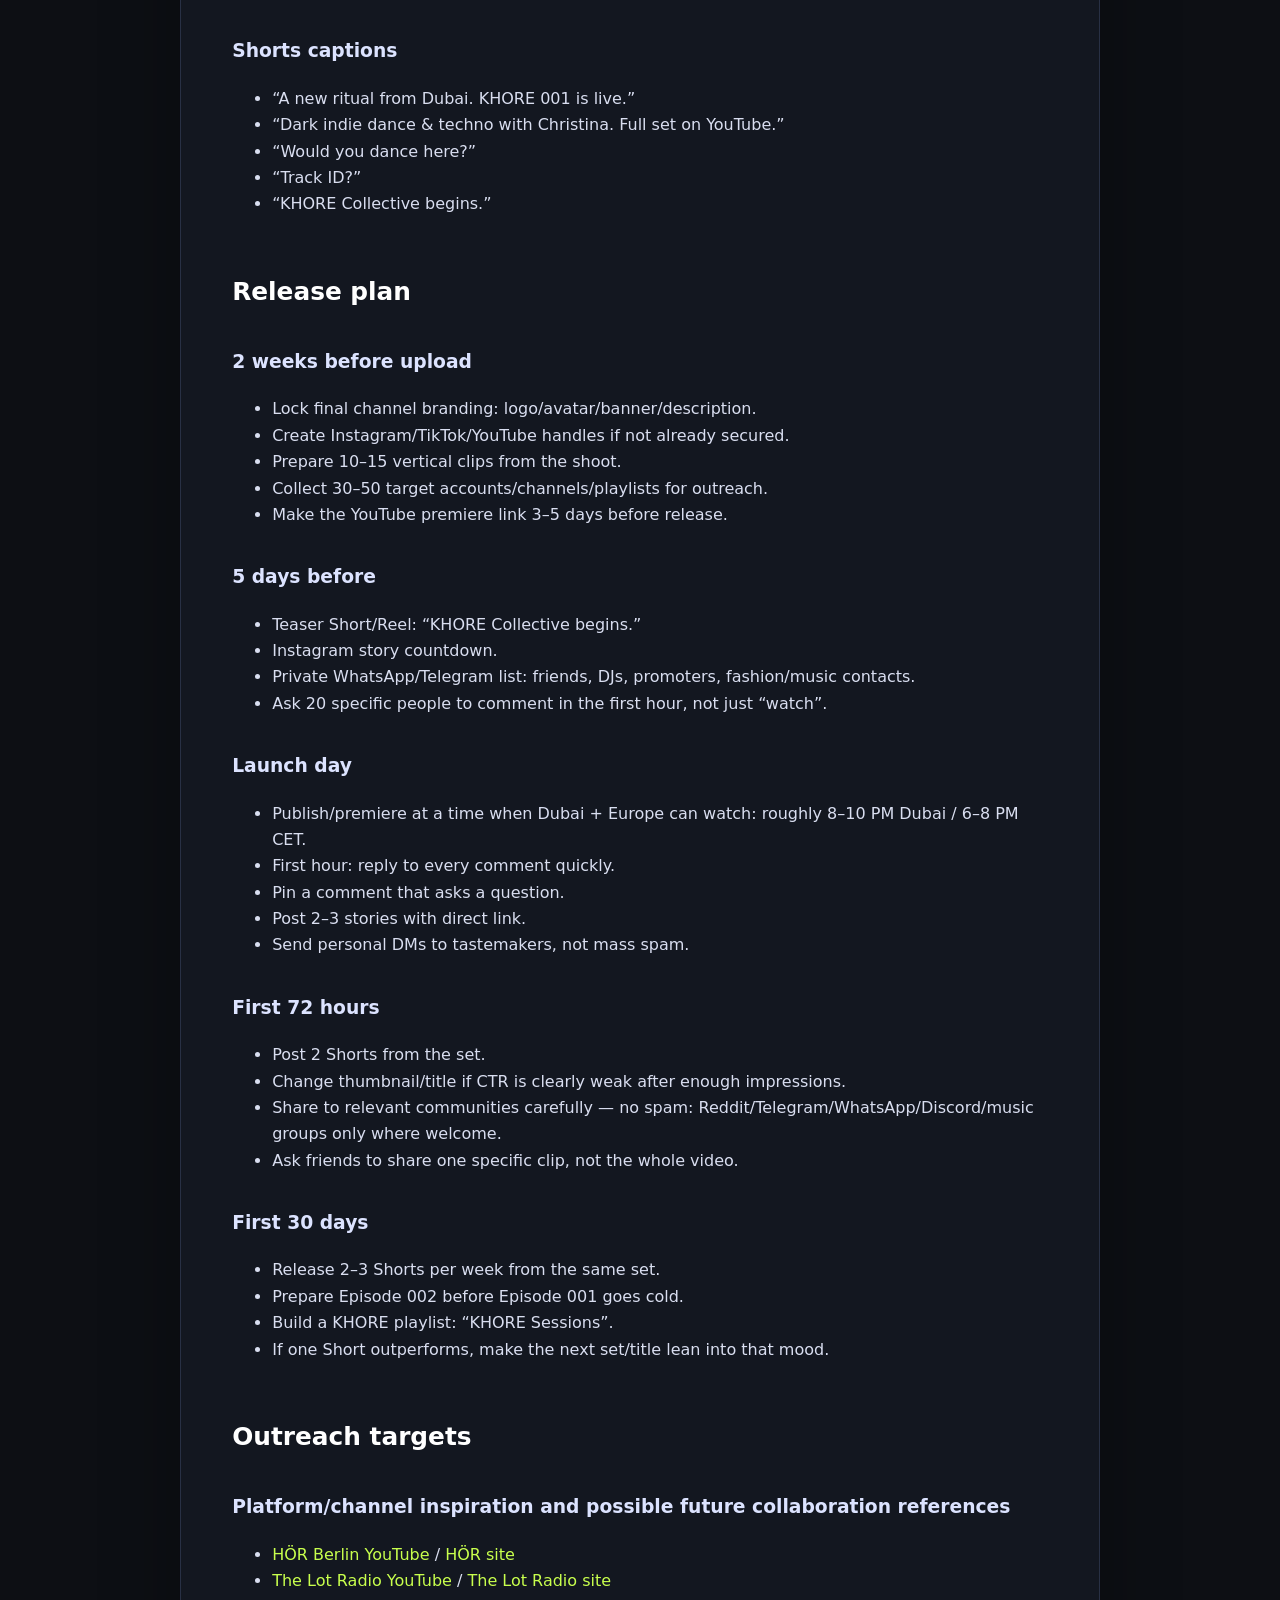
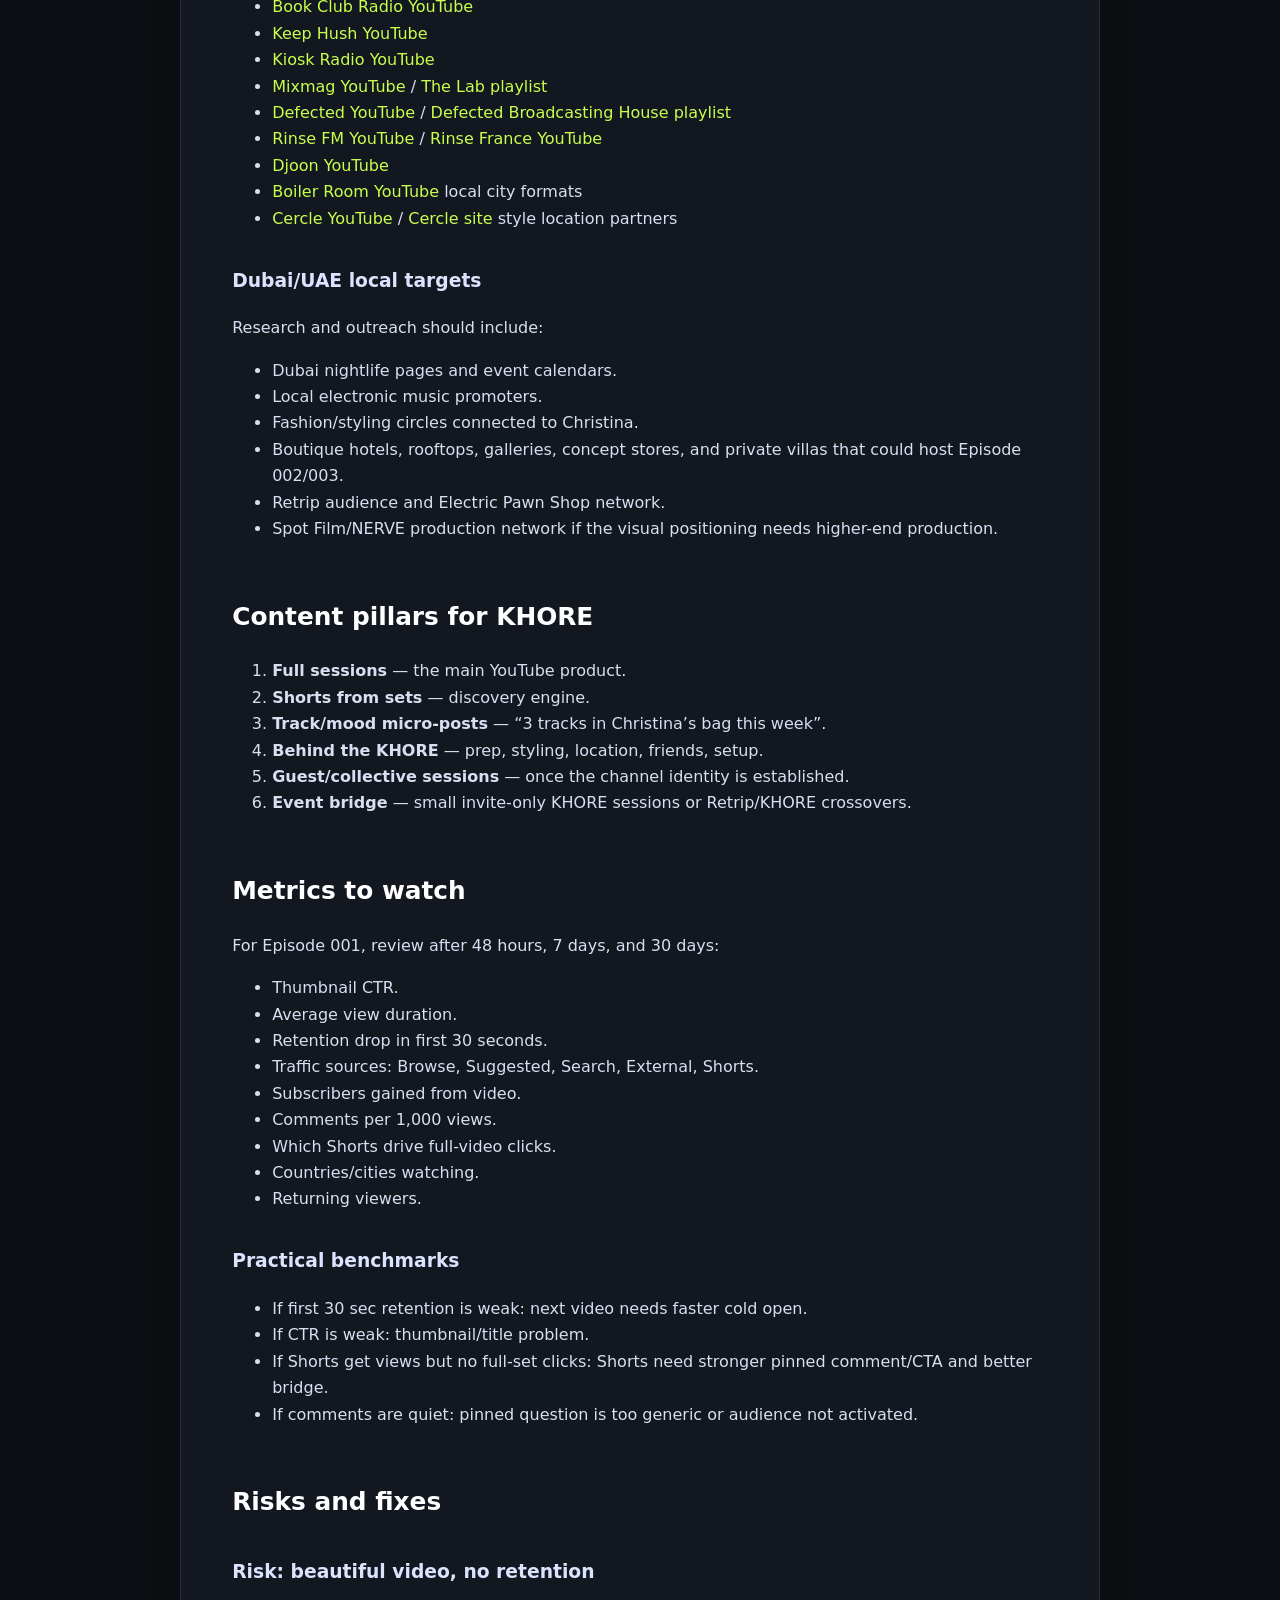
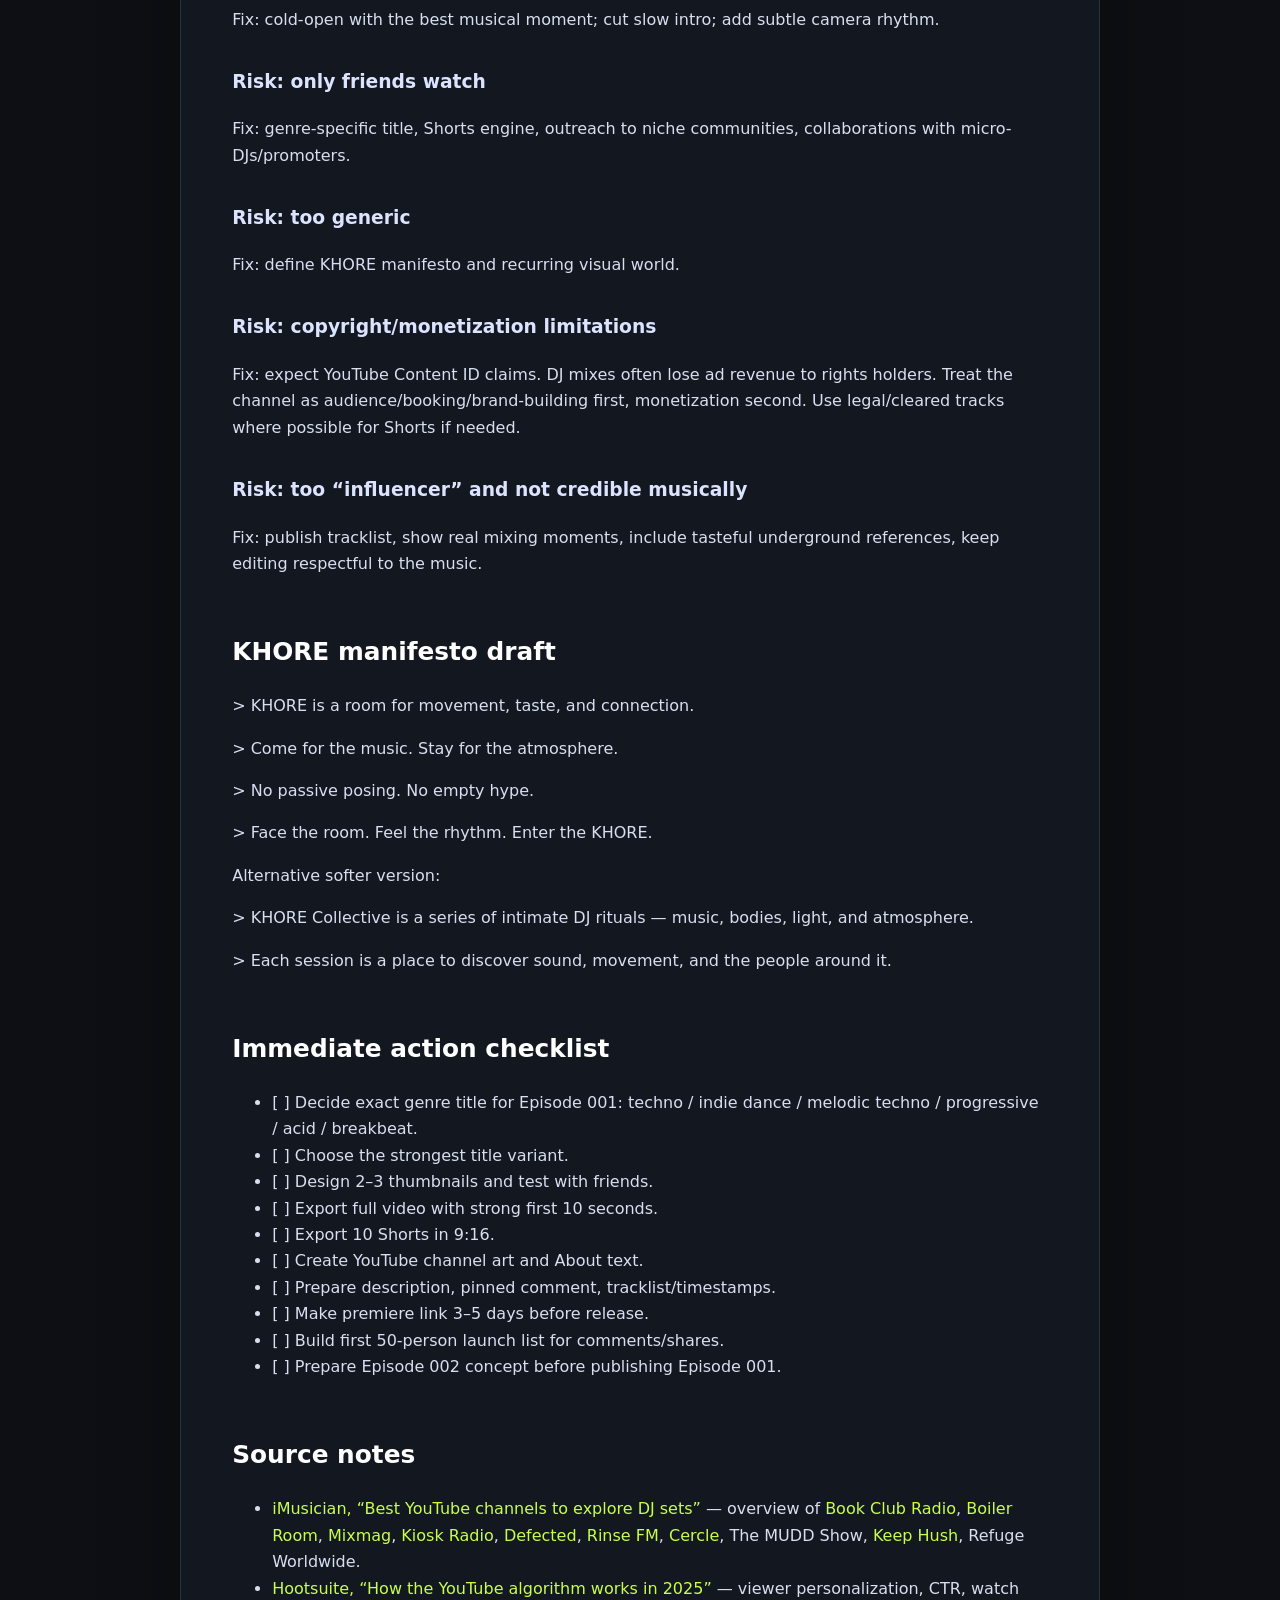
<file: khore-collective-youtube-launch-research.html>
<!doctype html>
<html lang="en">
<head>
  <meta charset="utf-8">
  <meta name="viewport" content="width=device-width, initial-scale=1">
  <title>KHORE Collective YouTube Launch Research</title>
  <meta name="description" content="KHORE Collective YouTube Launch Research">
  <link rel="stylesheet" href="assets/style.css">
</head>
<body>
  <header class="topbar">
    <span class="brand">Spot Film</span>
  </header>
  <main class="shell single-page">

    <article class="content">
      <h1>KHORE Collective YouTube Launch Research</h1>
<p>For: Christina / KHORE Collective</p>
<p>Goal: launch Christina’s DJ set channel as a serious, stylish, algorithm-aware music platform — not just “upload a set and hope”.</p>
<h2>Executive takeaway</h2>
<p>The strongest DJ/mix channels are not winning because they upload random sets. They win because they create a <strong>repeatable format</strong> that audiences can instantly understand and return to:</p>
<p>Quick reference links, kept visible for Obsidian sync checks:</p>
<ul>
<li>Boiler Room — https://www.youtube.com/boilerroom</li>
<li>Cercle — https://www.youtube.com/c/cercle</li>
<li>HÖR Berlin — https://www.youtube.com/@hoer.berlin</li>
<li>Book Club Radio — https://www.youtube.com/@bookclubradio</li>
<li>Miss Monique — https://www.youtube.com/channel/UClIIy-aQBXRi1OHupBcrjJw</li>
<li>Partiboi69 — https://www.youtube.com/channel/UCFpGI5tOfL1n9oyF8pS9SOg</li>
</ul>
<ul>
<li><a href="https://www.youtube.com/boilerroom" target="_blank" rel="noopener"><strong>Boiler Room</strong></a>: social proof + crowd energy + proximity to the DJ.</li>
<li><a href="https://www.youtube.com/c/cercle" target="_blank" rel="noopener"><strong>Cercle</strong></a>: cinematic location + high art direction + “event” feeling.</li>
<li><a href="https://www.youtube.com/@hoer.berlin" target="_blank" rel="noopener"><strong>HÖR Berlin</strong></a>: high-volume consistency + recognizable booth + underground credibility.</li>
<li><a href="https://www.youtube.com/@bookclubradio" target="_blank" rel="noopener"><strong>Book Club Radio</strong></a>: community rules + living-room intimacy + no-phone/dance-floor culture.</li>
<li><a href="https://www.youtube.com/channel/UClIIy-aQBXRi1OHupBcrjJw" target="_blank" rel="noopener"><strong>Miss Monique</strong></a>: long-running personal podcast identity + melodic/progressive consistency + platform-to-career pipeline.</li>
<li><a href="https://www.youtube.com/channel/UCFpGI5tOfL1n9oyF8pS9SOg" target="_blank" rel="noopener"><strong>Partiboi69</strong></a>: meme/persona + green-screen world + recurring show title (“<a href="https://www.youtube.com/results?search_query=Partiboi69+STINGZONE" target="_blank" rel="noopener">STINGZONE</a>”).</li>
</ul>
<p>For KHORE, the smartest route is a hybrid:</p>
<p>&gt; <strong>A cinematic-but-intimate DJ ritual: Christina as the selector / muse / host of a small world, with one very recognizable visual language, strong music curation, and short-form clips that funnel viewers into the full set.</strong></p>
<p>Do not position it as only “Christina DJ Set #1”. Position it as the opening episode of a world:</p>
<p>&gt; <strong>KHORE Collective — Episode 001: Christina / [mood or location]</strong></p>
<h2>What YouTube rewards in 2025/2026</h2>
<p>Based on current <a href="https://blog.hootsuite.com/youtube-algorithm/" target="_blank" rel="noopener">YouTube algorithm guidance</a> and <a href="https://blog.hootsuite.com/youtube-algorithm/" target="_blank" rel="noopener">creator-marketing research</a>:</p>
<ul>
<li>YouTube recommendations are personalized: the algorithm “pulls” videos for viewers based on their history, not because a creator says the content is important.</li>
<li>Key signals: <strong>click-through rate, watch time, retention, likes/comments/shares, replay/return behavior, and post-watch session continuation</strong>.</li>
<li>YouTube says the algorithm pays attention to <strong>viewers</strong>, not “videos”; the practical translation is: make viewers click, stay, enjoy, and continue watching.</li>
<li>Shorts are tested with small audiences first. High watch duration, replays/loops, comments, and shares help Shorts expand later — sometimes weeks after posting.</li>
<li>Tags matter little. Titles, descriptions, captions/subtitles, chapters, and actual viewer behavior matter much more.</li>
<li>Playlists/end screens help because they extend session time.</li>
</ul>
<p>Implication for KHORE:</p>
<ul>
<li>The full set needs an immediate visual/music hook in the first 5–10 seconds.</li>
<li>The title/thumbnail must clearly promise a vibe and genre.</li>
<li>Shorts/Reels/TikToks are not side-content; they are the discovery engine for the full set.</li>
<li>The channel needs multiple planned videos, because one video alone gives YouTube too little data to build an audience graph.</li>
</ul>
<h2>Updated crawl — 2026-05-23</h2>
<p>Run with the updated web extraction tools against public YouTube/channel pages for <a href="https://www.youtube.com/@bookclubradio" target="_blank" rel="noopener">Book Club Radio</a>, <a href="https://www.youtube.com/@hoer.berlin" target="_blank" rel="noopener">HÖR Berlin</a>, <a href="https://www.youtube.com/boilerroom" target="_blank" rel="noopener">Boiler Room</a>, <a href="https://www.youtube.com/@Cercle" target="_blank" rel="noopener">Cercle</a>, <a href="https://www.youtube.com/@DefectedMusic" target="_blank" rel="noopener">Defected</a>, <a href="https://www.youtube.com/@TheLotRadio" target="_blank" rel="noopener">The Lot Radio</a>, <a href="https://www.youtube.com/@KeepHush" target="_blank" rel="noopener">Keep Hush</a>, <a href="https://www.youtube.com/c/kioskradio" target="_blank" rel="noopener">Kiosk Radio</a>, <a href="https://www.youtube.com/@Mixmag" target="_blank" rel="noopener">Mixmag</a>, and <a href="https://www.youtube.com/@RinseFranceRadio" target="_blank" rel="noopener">Rinse France</a>.</p>
<h3>Fresh patterns from the crawl</h3>
<ul>
<li><strong>The winning formats are becoming more like owned editorial worlds than upload channels.</strong> Book Club has manifesto/rules, HÖR has booth + schedule + style playlists, Cercle has location/event myth, Keep Hush has local-scene chapters, and Mixmag has Lab/editorial cover-story energy.</li>
<li><strong>Series architecture matters.</strong> Strong channels organize by recurring shows, city/scene chapters, genre playlists, tour/festival series, and numbered meetings. KHORE should create <code>KHORE Sessions</code>, <code>Behind the KHORE</code>, <code>KHORE Invites</code>, and later <code>KHORE Locations</code> rather than only posting disconnected sets.</li>
<li><strong>Local-scene framing is a strong opening wedge.</strong> Keep Hush’s Asia/South America/Africa/Europe playlists and Boiler Room’s Mumbai/Abidjan chapters show that city/scene identity can be a discovery hook. KHORE can own a sharper Dubai/UAE underground angle instead of generic “Dubai luxury”.</li>
<li><strong>1-hour remains the default unit.</strong> HÖR, Kiosk, Rinse, Mixmag Lab, and The Lot Radio mostly sit around 55–95 minutes. For KHORE 001: 45–60 minutes is still the safest opening length; longer only if the location/crowd/story earns it.</li>
<li><strong>Shorts should be proof-of-world, not only promo.</strong> Recent channel pages use Shorts/community posts to show crowd energy, artist character, political/cultural point of view, and drop moments. KHORE Shorts should sell the room/ritual/persona, not just say “full set out now”.</li>
<li><strong>Descriptions are doing more business work.</strong> Channels consistently link socials, merch/store, memberships, Patreon/high-quality audio, tickets, playlists, artist links, and community rules. KHORE descriptions should be built as an ecosystem hub from episode 001.</li>
<li><strong>Brand partnerships are normalized if culturally coherent.</strong> Book Club mentions hydration sponsor ElectrolitUSA; Mixmag has Burn/ZYN/event partners; Defected links Ibiza residency and playlists. KHORE can later integrate a fashion, drink, hotel, gallery, or concept-store partner if the partner reinforces the world.</li>
</ul>
<h3>Tactical update for KHORE 001</h3>
<ul>
<li>Title should be more editorial and searchable, not only brand-first: <strong>“Christina — Dark Indie Dance &amp; Techno DJ Set in Dubai | KHORE Session 001”</strong>.</li>
<li>Thumbnail should communicate <strong>person + place + genre</strong> in one glance: Christina close enough to read; one atmospheric Dubai/private-room cue; 2–4 words max.</li>
<li>Add a visible house-rules block in the video description, adapted from the manifesto:</li>
<li>Come for the music.</li>
<li>Respect the room.</li>
<li>No passive posing.</li>
<li>Move with the people around you.</li>
<li>Enter the KHORE.</li>
<li>Create playlists immediately, even with only one video:</li>
<li><code>KHORE Sessions</code></li>
<li><code>KHORE Shorts</code></li>
<li><code>Behind the KHORE</code></li>
<li><code>Dubai / UAE Electronic References</code></li>
<li>Cut the first Shorts batch into four categories:</li>
</ul>
<ol>
<li><strong>Room proof</strong> — dancing/friends/location/texture.</li>
<li><strong>Christina proof</strong> — face, hands, control, taste.</li>
<li><strong>Music proof</strong> — drop, transition, track ID question.</li>
<li><strong>World proof</strong> — KHORE manifesto/title-card/ritual language.</li>
</ol>
<ul>
<li>For Episode 002/003 scouting, prioritize locations that can be described as a <em>chapter</em>: rooftop after-hours, warehouse/private studio, desert-edge night session, art gallery/concept store, villa/pool afterparty, or Electric Pawn Shop/Retrip-adjacent room.</li>
</ul>
<h2>Case studies</h2>
<h3>1. <a href="https://www.youtube.com/@bookclubradio" target="_blank" rel="noopener">Book Club Radio</a> — community as the hook</h3>
<p>Source signals:</p>
<ul>
<li>Founded in 2023 in Brooklyn; described as a “dance party disguised as a book club”.</li>
<li>YouTube channel description includes a manifesto: come for the music, be open to unfamiliar sounds, respect one another, face each other instead of the DJ, no phones on the dance floor, dress to express yourself, dance your heart out.</li>
<li>Recent visible videos include titles like:</li>
<li><a href="https://www.youtube.com/results?search_query=Energetic+Hard+House+Rave+Mix+Brooklyn+Loft+Tinzo+Book+Club+Radio" target="_blank" rel="noopener">“Energetic Hard House &amp; Rave Mix in a Brooklyn Loft | Tinzo”</a> — 94K views in 5 days.</li>
<li><a href="https://www.youtube.com/watch?v=f9q3_4LeoSQ" target="_blank" rel="noopener">“Cinematic House Music Mix in Brooklyn | Tinzo”</a> — 172K views in 1 month.</li>
<li>Their own public framing emphasizes people facing each other and community over DJ worship.</li>
</ul>
<p>Why it works:</p>
<ul>
<li>The “book club” name is memorable and slightly absurd, making the channel easy to talk about.</li>
<li>The manifesto gives social rules. Viewers know what kind of room this is.</li>
<li>Titles combine <strong>mood + genre + location + DJ</strong>.</li>
<li>The room feels attainable, human, stylish, and participatory.</li>
</ul>
<p>What KHORE can steal:</p>
<ul>
<li>Create a mini manifesto for KHORE: what the dance floor believes in.</li>
<li>Avoid empty luxury. Give the project a cultural code.</li>
<li>Use mood/genre/location titles: “Dark Hypnotic Techno Set in Dubai | Christina — KHORE 001”.</li>
<li>Film a few human details: hands, clothes, glances, movement, texture — not only decks.</li>
</ul>
<h3>2. <a href="https://www.youtube.com/c/cercle" target="_blank" rel="noopener">Cercle</a> — the “one impossible image” strategy</h3>
<p>Source signals:</p>
<ul>
<li><a href="https://www.cercle.io/" target="_blank" rel="noopener">Cercle</a> describes itself as an artistic movement at the intersection of music, aesthetics, heritage, and video.</li>
<li>Its goal is to highlight unique artists on unique stages and offer new perspectives on cultural/natural heritage.</li>
<li><a href="https://imusician.pro/en/resources/blog/best-youtube-channels-to-explore-dj-sets" target="_blank" rel="noopener">iMusician</a> summarizes Cercle as a channel known for stunning visuals, exciting/obscure/breathtaking locations, and elaborate post-production.</li>
</ul>
<p>Why it works:</p>
<ul>
<li>Every video has a visual reason to click before the music even starts.</li>
<li>The brand is not “DJ set”; it is <strong>music in an iconic place</strong>.</li>
<li>It creates cultural legitimacy — the DJ looks like part of an art/architecture/travel moment.</li>
</ul>
<p>What KHORE can steal without needing Cercle budget:</p>
<ul>
<li>One powerful opening frame: rooftop, desert edge, neon-lit room, industrial warehouse, mirrored studio, empty pool, private villa, backstage, or a carefully art-directed apartment.</li>
<li>Make the set feel like “a place” not just “a video”.</li>
<li>Use a recurring visual signature: black/red/metal, smoke, hard shadows, close skin/fabric details, minimal logo bug.</li>
</ul>
<h3>3. <a href="https://www.youtube.com/@hoer.berlin" target="_blank" rel="noopener">HÖR Berlin</a> — consistency and underground infrastructure</h3>
<p>Source signals:</p>
<ul>
<li>Search result showed HÖR Berlin around 1.06M subscribers and 9.5K videos.</li>
<li>Current YouTube scrape shows rapid daily uploads/streams, e.g. several sets streamed on May 19, 2026 with 1.4K–4.3K views within roughly 18–23 hours.</li>
<li>Channel metadata/tagging leans into HÖR/hoerberlin/djmix/djset/techno/electronicmusic.</li>
</ul>
<p>Why it works:</p>
<ul>
<li>The booth is instantly recognizable.</li>
<li>The high volume makes HÖR a utility: if you like underground electronic music, you can return every day.</li>
<li>It gives many artists a platform, so each artist brings their own micro-audience.</li>
</ul>
<p>What KHORE can steal:</p>
<ul>
<li>Use a consistent set design so every thumbnail belongs to one world.</li>
<li>Consider KHORE not only as Christina’s personal page, but eventually as a curated collective with guests/B2Bs.</li>
<li>Maintain a predictable release rhythm — e.g. one full set every 4–6 weeks, with Shorts weekly.</li>
</ul>
<h3>4. <a href="https://www.youtube.com/boilerroom" target="_blank" rel="noopener">Boiler Room</a> — crowd proximity and social proof</h3>
<p>Source signals:</p>
<ul>
<li><a href="https://boilerroom.tv/" target="_blank" rel="noopener">Boiler Room</a> describes itself as connecting club culture to the wider world through screen and IRL parties, film, and video.</li>
<li><a href="https://imusician.pro/en/resources/blog/best-youtube-channels-to-explore-dj-sets" target="_blank" rel="noopener">iMusician</a> notes Boiler Room began with a webcam taped to a wall as a keyhole into London’s underground; today it is international, in 200+ cities, with thousands of performances/artists.</li>
</ul>
<p>Why it works:</p>
<ul>
<li>The audience is part of the content.</li>
<li>The camera makes viewers feel like insiders, not spectators.</li>
<li>Artist credibility compounds: if serious artists appear there, the platform feels serious.</li>
</ul>
<p>What KHORE can steal:</p>
<ul>
<li>Even if Episode 001 is not a big event, include a small, stylish group of 5–20 real people if possible.</li>
<li>Capture crowd reactions and dancing, not just the DJ.</li>
<li>Build perceived social proof: “KHORE invites / friends / collective / private session”.</li>
</ul>
<h3>5. <a href="https://www.youtube.com/channel/UClIIy-aQBXRi1OHupBcrjJw" target="_blank" rel="noopener">Miss Monique</a> — personal podcast-to-career pipeline</h3>
<p>Source signals:</p>
<ul>
<li><a href="https://www.youtube.com/channel/UClIIy-aQBXRi1OHupBcrjJw" target="_blank" rel="noopener">Miss Monique’s YouTube metadata</a> describes her as a Ukrainian DJ/producer/label owner and a “YouTube &amp; clubland sensation”, with a large following hooked on livestreams.</li>
<li>Her identity is tied to long-running formats: Mind Games Podcast, MiMo Weekly Podcast, progressive house/melodic techno mixes.</li>
<li>Channel description highlights career proof: Ibiza residency, DJ Mag Top 100 debut, Siona Records, remixes/releases.</li>
</ul>
<p>Why it works:</p>
<ul>
<li>Strong genre consistency: viewers know what emotional world they’ll get.</li>
<li>Podcast numbering makes the project bingeable and archival.</li>
<li>YouTube audience becomes leverage for bookings, label, releases, and international credibility.</li>
</ul>
<p>What KHORE can steal:</p>
<ul>
<li>Number every episode from the beginning.</li>
<li>Keep genre/mood consistent enough that YouTube knows who to show it to.</li>
<li>Use the channel as Christina’s artist-development asset: future bookings, parties, mixes, press kit, and possibly KHORE events.</li>
</ul>
<h3>6. <a href="https://www.youtube.com/channel/UCFpGI5tOfL1n9oyF8pS9SOg" target="_blank" rel="noopener">Partiboi69</a> — persona and recurring world</h3>
<p>Source signals:</p>
<ul>
<li><a href="https://grayarea.co/academy/how-partiboi69-flipped-viral-fame-into-music-success" target="_blank" rel="noopener">Gray Area notes Partiboi69</a> started on YouTube in 2016 with quirky/viral videos, then became a touring act.</li>
<li>His <a href="https://www.youtube.com/results?search_query=Partiboi69+STINGZONE" target="_blank" rel="noopener">STINGZONE</a> format became an inflection point: a named recurring live-stream world with green-screen lo-fi visuals and guest sets.</li>
<li>Guests included notable artists such as <a href="https://www.youtube.com/channel/UCIB_Tcbd3KxUyGwfz5dBsCw" target="_blank" rel="noopener">Skream</a>, <a href="https://www.youtube.com/results?search_query=Sally+C+DJ+set" target="_blank" rel="noopener">Sally C</a>, <a href="https://www.youtube.com/UNIIQU3" target="_blank" rel="noopener">UNIIQU3</a>, <a href="https://www.youtube.com/channel/UC8Ux8sqx7e4Z-GQz0QVjPXQ" target="_blank" rel="noopener">KETTAMA</a>, <a href="https://www.youtube.com/@mcr-t844" target="_blank" rel="noopener">MCR-T</a>, <a href="https://www.youtube.com/results?search_query=Ta%C3%B1+DJ+set" target="_blank" rel="noopener">Tañ</a>, and <a href="https://www.youtube.com/channel/UC3Tx3I-DyexwZoi5eMnRMJg" target="_blank" rel="noopener">Nite Fleit</a>.</li>
</ul>
<p>Why it works:</p>
<ul>
<li>The persona is impossible to confuse with anyone else.</li>
<li>The show name makes the format ownable.</li>
<li>Comedy/meme texture makes clips shareable beyond the DJ niche.</li>
</ul>
<p>What KHORE can steal carefully:</p>
<ul>
<li>KHORE needs a clear myth/world, not necessarily comedy.</li>
<li>Define recurring visual language and phrases: “enter the KHORE”, “KHORE Session 001”, “rituals for the dance floor”, etc.</li>
<li>Consider a slightly mysterious / seductive / fashion-driven persona around Christina rather than generic DJ branding.</li>
</ul>
<h2>Competitive formats to study</h2>
<p>Use these as references while planning the channel:</p>
<ul>
<li><a href="https://www.youtube.com/boilerroom" target="_blank" rel="noopener"><strong>Boiler Room</strong></a> — crowd-facing club culture; social proof; high energy. Also see <a href="https://boilerroom.tv/" target="_blank" rel="noopener">Boiler Room site</a>.</li>
<li><a href="https://www.youtube.com/c/cercle" target="_blank" rel="noopener"><strong>Cercle</strong></a> — cinematic locations; cultural/artistic framing. Also see <a href="https://www.cercle.io/" target="_blank" rel="noopener">Cercle site</a>.</li>
<li><a href="https://www.youtube.com/@hoer.berlin" target="_blank" rel="noopener"><strong>HÖR Berlin</strong></a> — consistent booth, high output, underground credibility. Also see <a href="https://hoer.live/" target="_blank" rel="noopener">HÖR site</a>.</li>
<li><a href="https://www.youtube.com/@bookclubradio" target="_blank" rel="noopener"><strong>Book Club Radio</strong></a> — intimate community, manifesto, stylish people, strong titles.</li>
<li><a href="https://www.youtube.com/thelotradio" target="_blank" rel="noopener"><strong>The Lot Radio</strong></a> — independent 24/7 online radio from a specific physical place; local scene identity. Also see <a href="https://www.thelotradio.com/" target="_blank" rel="noopener">The Lot Radio site</a>.</li>
<li><a href="https://www.youtube.com/playlist?list=PL8W9aA_I6o1TksxtMiQxIE6SmKOTkCKqS" target="_blank" rel="noopener"><strong>Mixmag Lab</strong></a> — magazine/platform credibility; office/lab livestream format. Also see <a href="https://www.youtube.com/mixmag" target="_blank" rel="noopener">Mixmag YouTube</a>.</li>
<li><a href="https://www.youtube.com/c/kioskradio" target="_blank" rel="noopener"><strong>Kiosk Radio</strong></a> — physical kiosk as identity; wide-ranging curation.</li>
<li><a href="https://www.youtube.com/c/keephush" target="_blank" rel="noopener"><strong>Keep Hush</strong></a> — community-first underground livestream/events.</li>
<li><a href="https://www.youtube.com/channel/UClIIy-aQBXRi1OHupBcrjJw" target="_blank" rel="noopener"><strong>Miss Monique / MiMo / Mind Games</strong></a> — long-running numbered personal mix format.</li>
<li><a href="https://www.youtube.com/results?search_query=Partiboi69+STINGZONE" target="_blank" rel="noopener"><strong>Partiboi69 / STINGZONE</strong></a> — persona-led recurring universe. Also see <a href="https://www.youtube.com/channel/UCFpGI5tOfL1n9oyF8pS9SOg" target="_blank" rel="noopener">Partiboi69 YouTube</a>.</li>
</ul>
<h2>KHORE positioning</h2>
<h3>Possible brand sentence</h3>
<p>&gt; KHORE Collective is a cinematic DJ ritual and music community led by Christina — dark, stylish, intimate sets for people who want electronic music with taste, movement, and atmosphere.</p>
<h3>What KHORE should not be</h3>
<ul>
<li>Not a generic “female DJ set”.</li>
<li>Not only a beauty/fashion reel.</li>
<li>Not a random upload dump.</li>
<li>Not overproduced to the point where the set feels fake.</li>
<li>Not “Dubai luxury DJ” unless that is deliberately subverted with underground taste.</li>
</ul>
<h3>Stronger territory</h3>
<p>KHORE can sit between:</p>
<ul>
<li><a href="https://www.youtube.com/c/cercle" target="_blank" rel="noopener"><strong>Cercle’s cinematic taste</strong></a></li>
<li><a href="https://www.youtube.com/@bookclubradio" target="_blank" rel="noopener"><strong>Book Club Radio’s human/community intimacy</strong></a></li>
<li><a href="https://www.youtube.com/@hoer.berlin" target="_blank" rel="noopener"><strong>HÖR’s underground reliability</strong></a></li>
<li><a href="https://www.youtube.com/channel/UClIIy-aQBXRi1OHupBcrjJw" target="_blank" rel="noopener"><strong>Miss Monique’s personal artist-development pathway</strong></a></li>
</ul>
<h2>Episode 001: recommended launch format</h2>
<h3>Video concept</h3>
<p><strong>KHORE Collective 001 — Christina — [Genre/Mood] DJ Set in Dubai</strong></p>
<p>Possible title variants:</p>
<ol>
<li><strong>Christina — Dark Hypnotic Techno DJ Set in Dubai | KHORE 001</strong></li>
<li><strong>KHORE Collective 001: Christina — Melodic Techno / Indie Dance Set</strong></li>
<li><strong>Christina DJ Set — Dark Indie Dance &amp; Techno in Dubai | KHORE Collective</strong></li>
<li><strong>A Cinematic Techno Set in Dubai | Christina — KHORE Collective 001</strong></li>
<li><strong>Christina — Late Night Indie Dance / Techno Mix | KHORE Collective 001</strong></li>
</ol>
<p>Best starting title if we want search + vibe:</p>
<p>&gt; <strong>Christina — Dark Indie Dance &amp; Techno DJ Set in Dubai | KHORE Collective 001</strong></p>
<p>Reason: includes artist, vibe, genre, format, location, and episode number.</p>
<h3>Thumbnail direction</h3>
<p>Do not use a random frame. Make a designed thumbnail:</p>
<ul>
<li>Christina visible, confident, stylish; not too far from camera.</li>
<li>Decks / room / light visible enough to signal DJ set.</li>
<li>2–4 words max: <strong>KHORE 001</strong> or <strong>DARK INDIE DANCE</strong>.</li>
<li>High contrast. One recognizable color accent.</li>
<li>Avoid tiny fonts and busy club darkness.</li>
</ul>
<h3>First 10 seconds</h3>
<p>The first 10 seconds should answer: why should I stay?</p>
<p>Suggested structure:</p>
<ul>
<li>0:00–0:02 — immediate strong visual/musical moment, no long logo intro.</li>
<li>0:02–0:05 — Christina close-up / hand on decks / crowd/body movement.</li>
<li>0:05–0:08 — title card: “KHORE Collective 001 — Christina”.</li>
<li>0:08 onward — full set begins/continues.</li>
</ul>
<p>If the set has a slow intro musically, use a 5–8 second cold-open teaser from the strongest moment, then jump back to beginning.</p>
<h3>Length</h3>
<ul>
<li>Full set: 45–75 minutes is fine if the sound and visual rhythm hold.</li>
<li>If Episode 001 is not very visually dynamic, 35–50 minutes may perform better.</li>
<li>Export one clean long-form YouTube video, plus 8–15 Shorts from the same shoot.</li>
</ul>
<h3>Description template</h3>
<pre><code>KHORE Collective 001 — Christina
Dark Indie Dance &amp; Techno DJ Set in Dubai

A cinematic DJ session from KHORE Collective — intimate, dark, and built for the dance floor.

Tracklist:
00:00 Intro
[add tracks if legally/artistically possible]

Follow Christina:
Instagram: ...
SoundCloud: ...

Follow KHORE Collective:
Instagram: ...
TikTok: ...

Filmed in Dubai.

Subscribe for the next KHORE session.

#DJSet #Techno #IndieDance #Dubai #KHORECollective</code></pre>
<h3>Pinned comment</h3>
<pre><code>Welcome to KHORE 001.
Where should we film the next session — rooftop, desert, warehouse, villa, or after-hours room?
Subscribe for the next one and drop your favorite moment / track ID below.</code></pre>
<p>This gives people an easy comment prompt.</p>
<h2>Shorts strategy</h2>
<p>Do not just cut random 15-second clips. Create a sequence of hooks.</p>
<h3>10 Shorts from Episode 001</h3>
<ol>
<li><strong>Best drop / body reaction</strong> — 12–18 sec.</li>
<li><strong>Christina close-up + track ID question</strong> — “Track ID?” comments bait, but tasteful.</li>
<li><strong>Opening atmosphere</strong> — room/location reveal.</li>
<li><strong>Hands/decks technical moment</strong> — transition, EQ, fader move.</li>
<li><strong>Fashion/persona shot</strong> — Christina’s look + music peak.</li>
<li><strong>Crowd/friends movement</strong> — social proof.</li>
<li><strong>Dubai location tease</strong> — if visually relevant.</li>
<li><strong>Before/after transition</strong> — buildup to drop.</li>
<li><strong>“KHORE 001 is live” announcement</strong> — direct CTA.</li>
<li><strong>Looping moment</strong> — a seamless 6–10 sec groove loop.</li>
</ol>
<h3>Shorts captions</h3>
<ul>
<li>“A new ritual from Dubai. KHORE 001 is live.”</li>
<li>“Dark indie dance &amp; techno with Christina. Full set on YouTube.”</li>
<li>“Would you dance here?”</li>
<li>“Track ID?”</li>
<li>“KHORE Collective begins.”</li>
</ul>
<h2>Release plan</h2>
<h3>2 weeks before upload</h3>
<ul>
<li>Lock final channel branding: logo/avatar/banner/description.</li>
<li>Create Instagram/TikTok/YouTube handles if not already secured.</li>
<li>Prepare 10–15 vertical clips from the shoot.</li>
<li>Collect 30–50 target accounts/channels/playlists for outreach.</li>
<li>Make the YouTube premiere link 3–5 days before release.</li>
</ul>
<h3>5 days before</h3>
<ul>
<li>Teaser Short/Reel: “KHORE Collective begins.”</li>
<li>Instagram story countdown.</li>
<li>Private WhatsApp/Telegram list: friends, DJs, promoters, fashion/music contacts.</li>
<li>Ask 20 specific people to comment in the first hour, not just “watch”.</li>
</ul>
<h3>Launch day</h3>
<ul>
<li>Publish/premiere at a time when Dubai + Europe can watch: roughly 8–10 PM Dubai / 6–8 PM CET.</li>
<li>First hour: reply to every comment quickly.</li>
<li>Pin a comment that asks a question.</li>
<li>Post 2–3 stories with direct link.</li>
<li>Send personal DMs to tastemakers, not mass spam.</li>
</ul>
<h3>First 72 hours</h3>
<ul>
<li>Post 2 Shorts from the set.</li>
<li>Change thumbnail/title if CTR is clearly weak after enough impressions.</li>
<li>Share to relevant communities carefully — no spam: Reddit/Telegram/WhatsApp/Discord/music groups only where welcome.</li>
<li>Ask friends to share one specific clip, not the whole video.</li>
</ul>
<h3>First 30 days</h3>
<ul>
<li>Release 2–3 Shorts per week from the same set.</li>
<li>Prepare Episode 002 before Episode 001 goes cold.</li>
<li>Build a KHORE playlist: “KHORE Sessions”.</li>
<li>If one Short outperforms, make the next set/title lean into that mood.</li>
</ul>
<h2>Outreach targets</h2>
<h3>Platform/channel inspiration and possible future collaboration references</h3>
<ul>
<li><a href="https://www.youtube.com/@hoer.berlin" target="_blank" rel="noopener">HÖR Berlin YouTube</a> / <a href="https://hoer.live/" target="_blank" rel="noopener">HÖR site</a></li>
<li><a href="https://www.youtube.com/thelotradio" target="_blank" rel="noopener">The Lot Radio YouTube</a> / <a href="https://www.thelotradio.com/" target="_blank" rel="noopener">The Lot Radio site</a></li>
<li><a href="https://www.youtube.com/@bookclubradio" target="_blank" rel="noopener">Book Club Radio YouTube</a></li>
<li><a href="https://www.youtube.com/c/keephush" target="_blank" rel="noopener">Keep Hush YouTube</a></li>
<li><a href="https://www.youtube.com/c/kioskradio" target="_blank" rel="noopener">Kiosk Radio YouTube</a></li>
<li><a href="https://www.youtube.com/mixmag" target="_blank" rel="noopener">Mixmag YouTube</a> / <a href="https://www.youtube.com/playlist?list=PL8W9aA_I6o1TksxtMiQxIE6SmKOTkCKqS" target="_blank" rel="noopener">The Lab playlist</a></li>
<li><a href="https://www.youtube.com/@DefectedMusic" target="_blank" rel="noopener">Defected YouTube</a> / <a href="https://www.youtube.com/playlist?list=PLoRGBexfBL8dTm1LegVzWT0HKxE3z1r7N" target="_blank" rel="noopener">Defected Broadcasting House playlist</a></li>
<li><a href="https://www.youtube.com/user/rinsefm" target="_blank" rel="noopener">Rinse FM YouTube</a> / <a href="https://www.youtube.com/@RinseFranceRadio" target="_blank" rel="noopener">Rinse France YouTube</a></li>
<li><a href="https://www.youtube.com/@djoonclub" target="_blank" rel="noopener">Djoon YouTube</a></li>
<li><a href="https://www.youtube.com/boilerroom" target="_blank" rel="noopener">Boiler Room YouTube</a> local city formats</li>
<li><a href="https://www.youtube.com/c/cercle" target="_blank" rel="noopener">Cercle YouTube</a> / <a href="https://www.cercle.io/" target="_blank" rel="noopener">Cercle site</a> style location partners</li>
</ul>
<h3>Dubai/UAE local targets</h3>
<p>Research and outreach should include:</p>
<ul>
<li>Dubai nightlife pages and event calendars.</li>
<li>Local electronic music promoters.</li>
<li>Fashion/styling circles connected to Christina.</li>
<li>Boutique hotels, rooftops, galleries, concept stores, and private villas that could host Episode 002/003.</li>
<li>Retrip audience and Electric Pawn Shop network.</li>
<li>Spot Film/NERVE production network if the visual positioning needs higher-end production.</li>
</ul>
<h2>Content pillars for KHORE</h2>
<ol>
<li><strong>Full sessions</strong> — the main YouTube product.</li>
<li><strong>Shorts from sets</strong> — discovery engine.</li>
<li><strong>Track/mood micro-posts</strong> — “3 tracks in Christina’s bag this week”.</li>
<li><strong>Behind the KHORE</strong> — prep, styling, location, friends, setup.</li>
<li><strong>Guest/collective sessions</strong> — once the channel identity is established.</li>
<li><strong>Event bridge</strong> — small invite-only KHORE sessions or Retrip/KHORE crossovers.</li>
</ol>
<h2>Metrics to watch</h2>
<p>For Episode 001, review after 48 hours, 7 days, and 30 days:</p>
<ul>
<li>Thumbnail CTR.</li>
<li>Average view duration.</li>
<li>Retention drop in first 30 seconds.</li>
<li>Traffic sources: Browse, Suggested, Search, External, Shorts.</li>
<li>Subscribers gained from video.</li>
<li>Comments per 1,000 views.</li>
<li>Which Shorts drive full-video clicks.</li>
<li>Countries/cities watching.</li>
<li>Returning viewers.</li>
</ul>
<h3>Practical benchmarks</h3>
<ul>
<li>If first 30 sec retention is weak: next video needs faster cold open.</li>
<li>If CTR is weak: thumbnail/title problem.</li>
<li>If Shorts get views but no full-set clicks: Shorts need stronger pinned comment/CTA and better bridge.</li>
<li>If comments are quiet: pinned question is too generic or audience not activated.</li>
</ul>
<h2>Risks and fixes</h2>
<h3>Risk: beautiful video, no retention</h3>
<p>Fix: cold-open with the best musical moment; cut slow intro; add subtle camera rhythm.</p>
<h3>Risk: only friends watch</h3>
<p>Fix: genre-specific title, Shorts engine, outreach to niche communities, collaborations with micro-DJs/promoters.</p>
<h3>Risk: too generic</h3>
<p>Fix: define KHORE manifesto and recurring visual world.</p>
<h3>Risk: copyright/monetization limitations</h3>
<p>Fix: expect YouTube Content ID claims. DJ mixes often lose ad revenue to rights holders. Treat the channel as audience/booking/brand-building first, monetization second. Use legal/cleared tracks where possible for Shorts if needed.</p>
<h3>Risk: too “influencer” and not credible musically</h3>
<p>Fix: publish tracklist, show real mixing moments, include tasteful underground references, keep editing respectful to the music.</p>
<h2>KHORE manifesto draft</h2>
<p>&gt; KHORE is a room for movement, taste, and connection.</p>
<p>&gt; Come for the music. Stay for the atmosphere.</p>
<p>&gt; No passive posing. No empty hype.</p>
<p>&gt; Face the room. Feel the rhythm. Enter the KHORE.</p>
<p>Alternative softer version:</p>
<p>&gt; KHORE Collective is a series of intimate DJ rituals — music, bodies, light, and atmosphere.</p>
<p>&gt; Each session is a place to discover sound, movement, and the people around it.</p>
<h2>Immediate action checklist</h2>
<ul>
<li>[ ] Decide exact genre title for Episode 001: techno / indie dance / melodic techno / progressive / acid / breakbeat.</li>
<li>[ ] Choose the strongest title variant.</li>
<li>[ ] Design 2–3 thumbnails and test with friends.</li>
<li>[ ] Export full video with strong first 10 seconds.</li>
<li>[ ] Export 10 Shorts in 9:16.</li>
<li>[ ] Create YouTube channel art and About text.</li>
<li>[ ] Prepare description, pinned comment, tracklist/timestamps.</li>
<li>[ ] Make premiere link 3–5 days before release.</li>
<li>[ ] Build first 50-person launch list for comments/shares.</li>
<li>[ ] Prepare Episode 002 concept before publishing Episode 001.</li>
</ul>
<h2>Source notes</h2>
<ul>
<li><a href="https://imusician.pro/en/resources/blog/best-youtube-channels-to-explore-dj-sets" target="_blank" rel="noopener">iMusician, “Best YouTube channels to explore DJ sets”</a> — overview of <a href="https://www.youtube.com/@bookclubradio" target="_blank" rel="noopener">Book Club Radio</a>, <a href="https://www.youtube.com/boilerroom" target="_blank" rel="noopener">Boiler Room</a>, <a href="https://www.youtube.com/mixmag" target="_blank" rel="noopener">Mixmag</a>, <a href="https://www.youtube.com/c/kioskradio" target="_blank" rel="noopener">Kiosk Radio</a>, <a href="https://www.youtube.com/@DefectedMusic" target="_blank" rel="noopener">Defected</a>, <a href="https://www.youtube.com/user/rinsefm" target="_blank" rel="noopener">Rinse FM</a>, <a href="https://www.youtube.com/c/cercle" target="_blank" rel="noopener">Cercle</a>, The MUDD Show, <a href="https://www.youtube.com/c/keephush" target="_blank" rel="noopener">Keep Hush</a>, Refuge Worldwide.</li>
<li><a href="https://blog.hootsuite.com/youtube-algorithm/" target="_blank" rel="noopener">Hootsuite, “How the YouTube algorithm works in 2025”</a> — viewer personalization, CTR, watch time, retention, satisfaction, Shorts behavior, playlists/end screens, titles/thumbnails.</li>
<li><a href="https://grayarea.co/academy/how-partiboi69-flipped-viral-fame-into-music-success" target="_blank" rel="noopener">Gray Area, “How Partiboi69 Flipped Viral Fame Into Music Success”</a> — YouTube persona-to-touring pathway, <a href="https://www.youtube.com/results?search_query=Partiboi69+STINGZONE" target="_blank" rel="noopener">STINGZONE search/results</a> as recurring format.</li>
<li>YouTube channel metadata/scrapes for <a href="https://www.youtube.com/@bookclubradio" target="_blank" rel="noopener">Book Club Radio</a>, <a href="https://www.youtube.com/c/cercle" target="_blank" rel="noopener">Cercle</a>, <a href="https://www.youtube.com/@hoer.berlin" target="_blank" rel="noopener">HÖR Berlin</a>, <a href="https://www.youtube.com/channel/UClIIy-aQBXRi1OHupBcrjJw" target="_blank" rel="noopener">Miss Monique</a>, <a href="https://www.youtube.com/boilerroom" target="_blank" rel="noopener">Boiler Room</a>, <a href="https://www.youtube.com/thelotradio" target="_blank" rel="noopener">The Lot Radio</a>.</li>
</ul>
<h2>Related</h2>
<ul>
<li>Retrip</li>
<li>Christina</li>
<li>NERVE</li>
<li>Yudzu</li>
</ul>
    </article>
  </main>
</body>
</html>
</file>
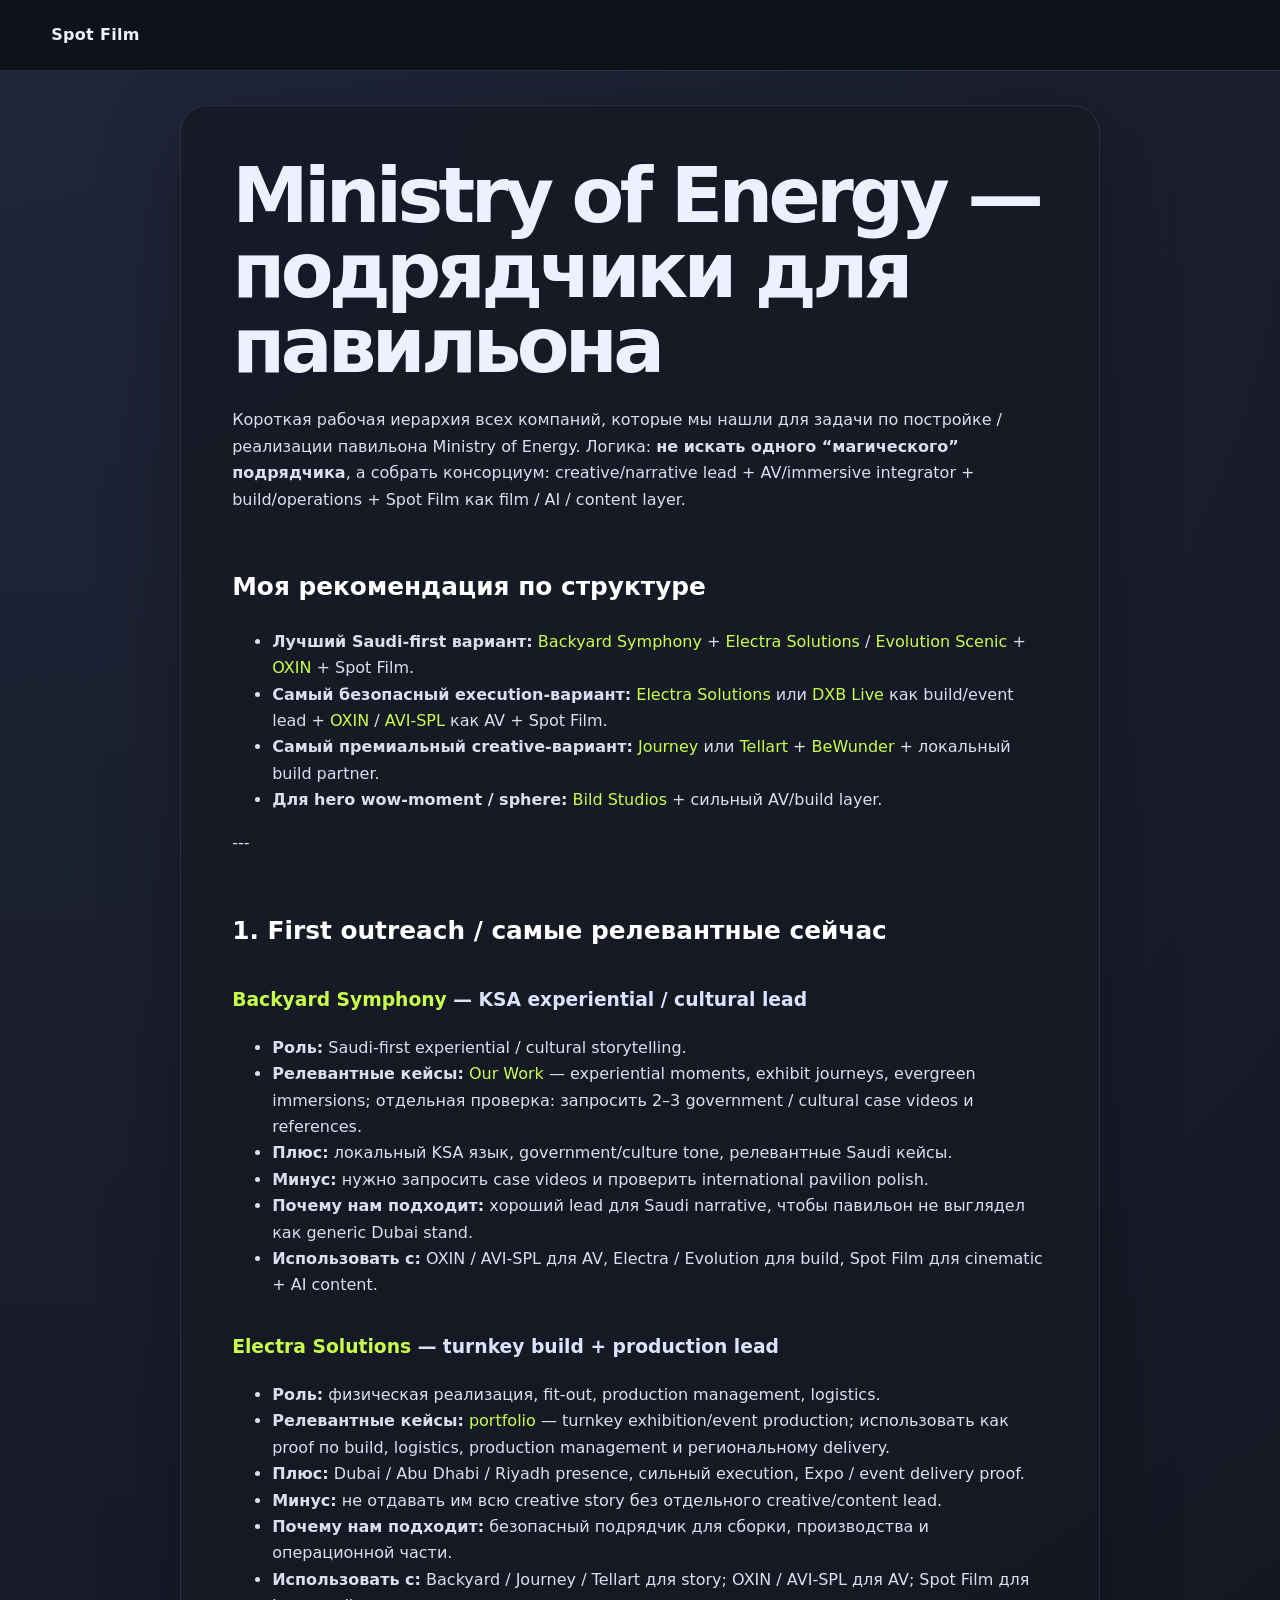
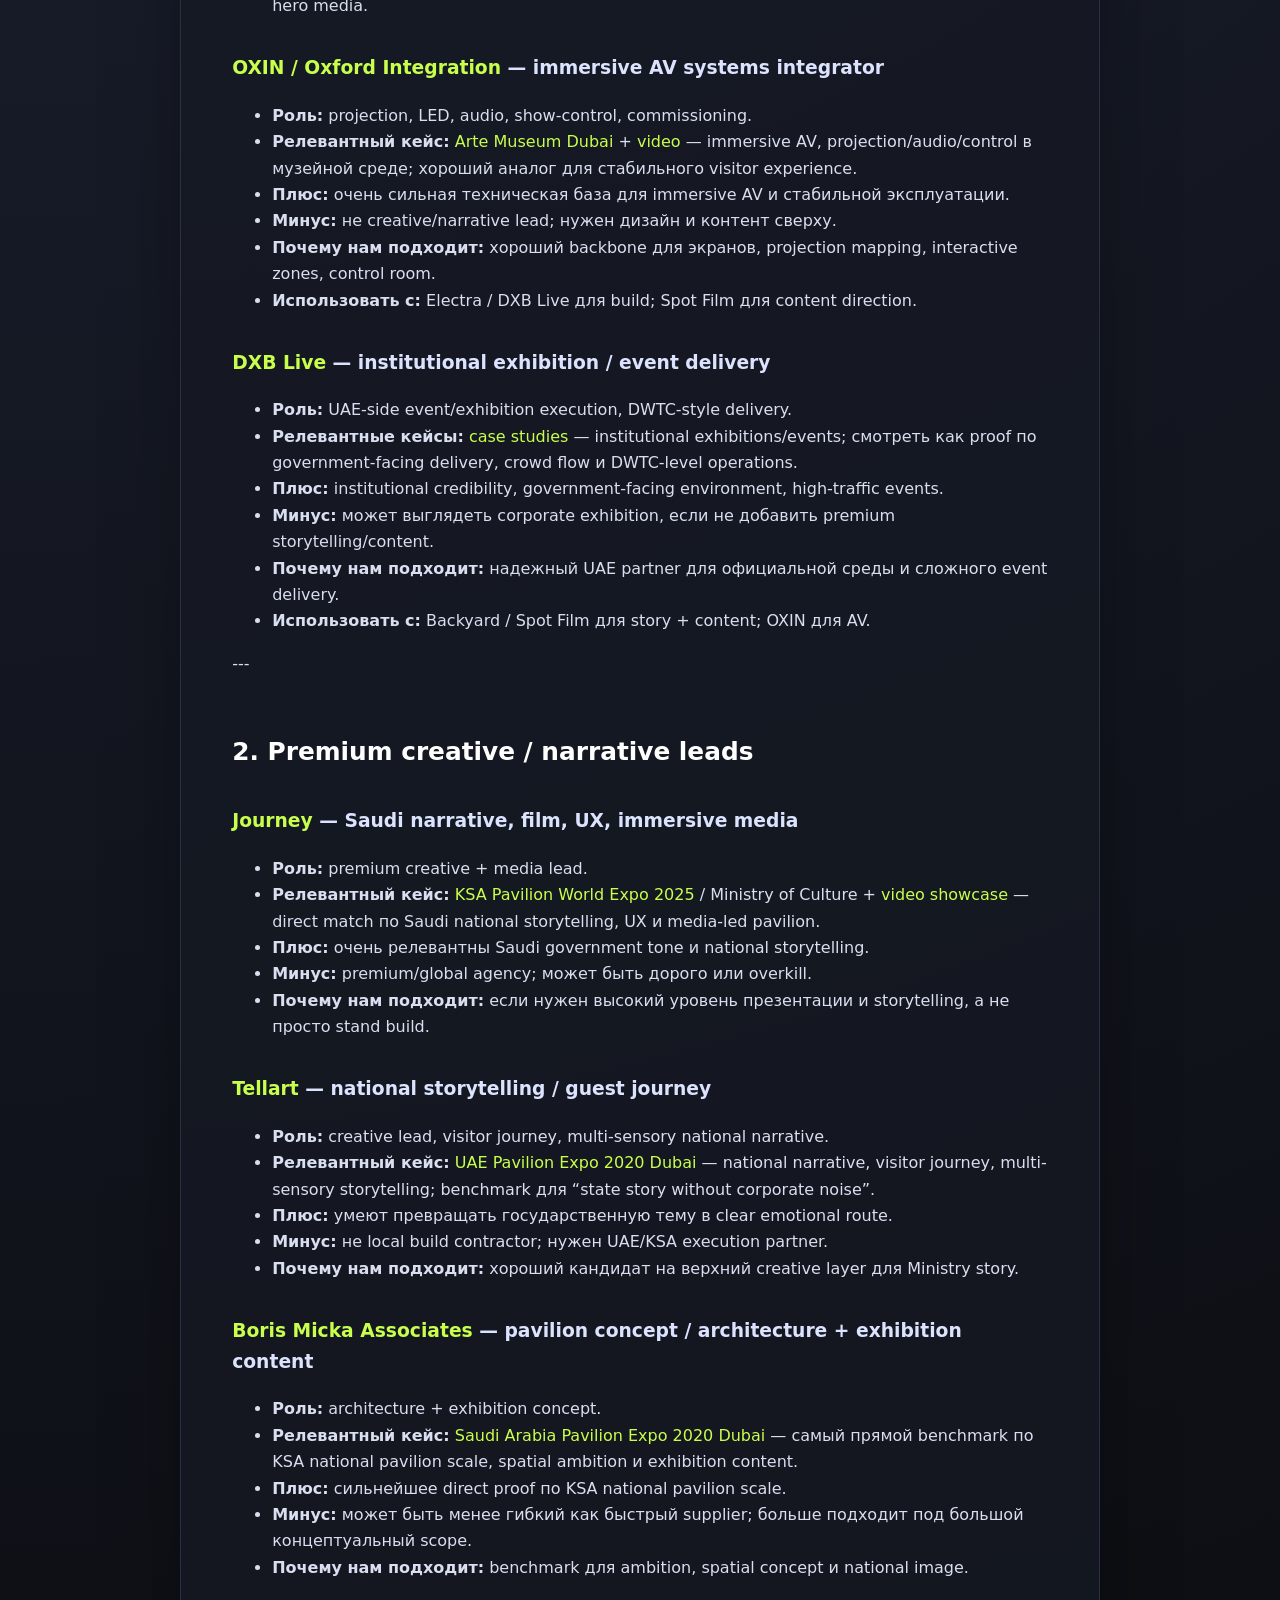
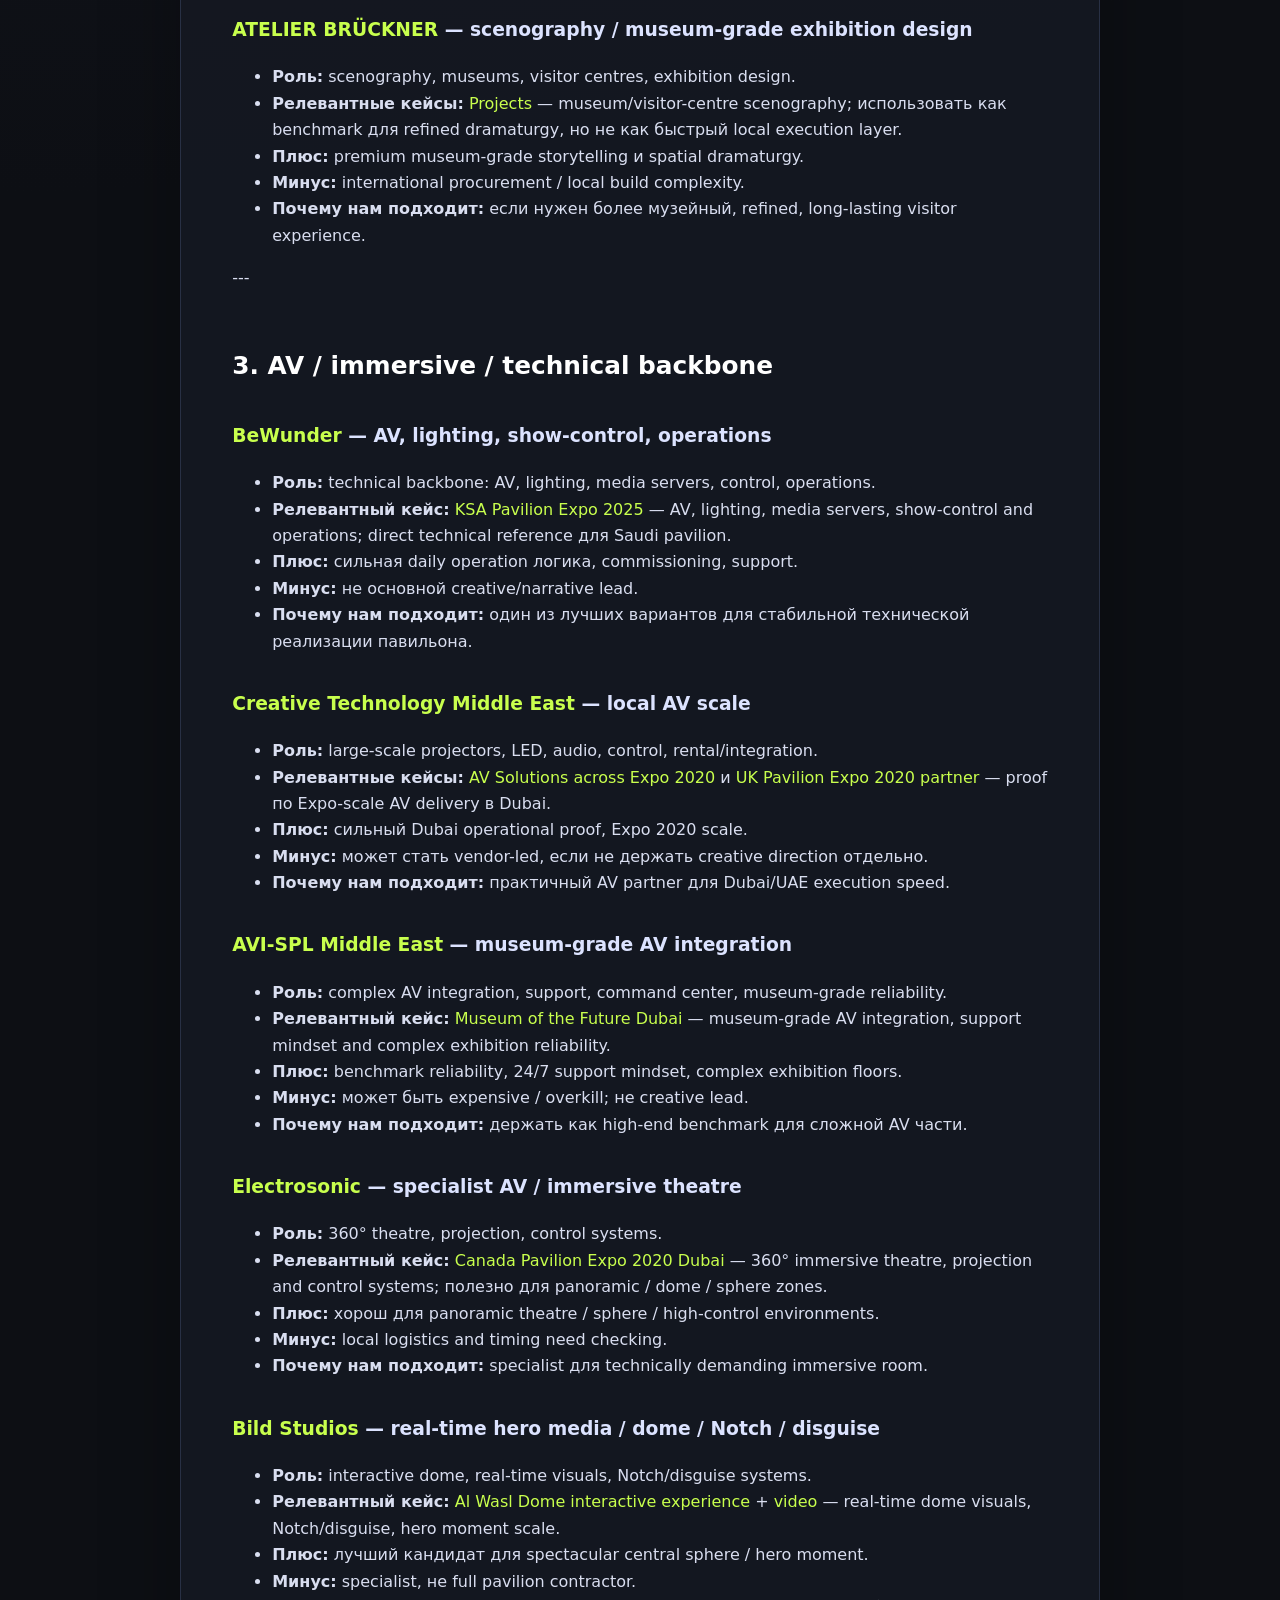
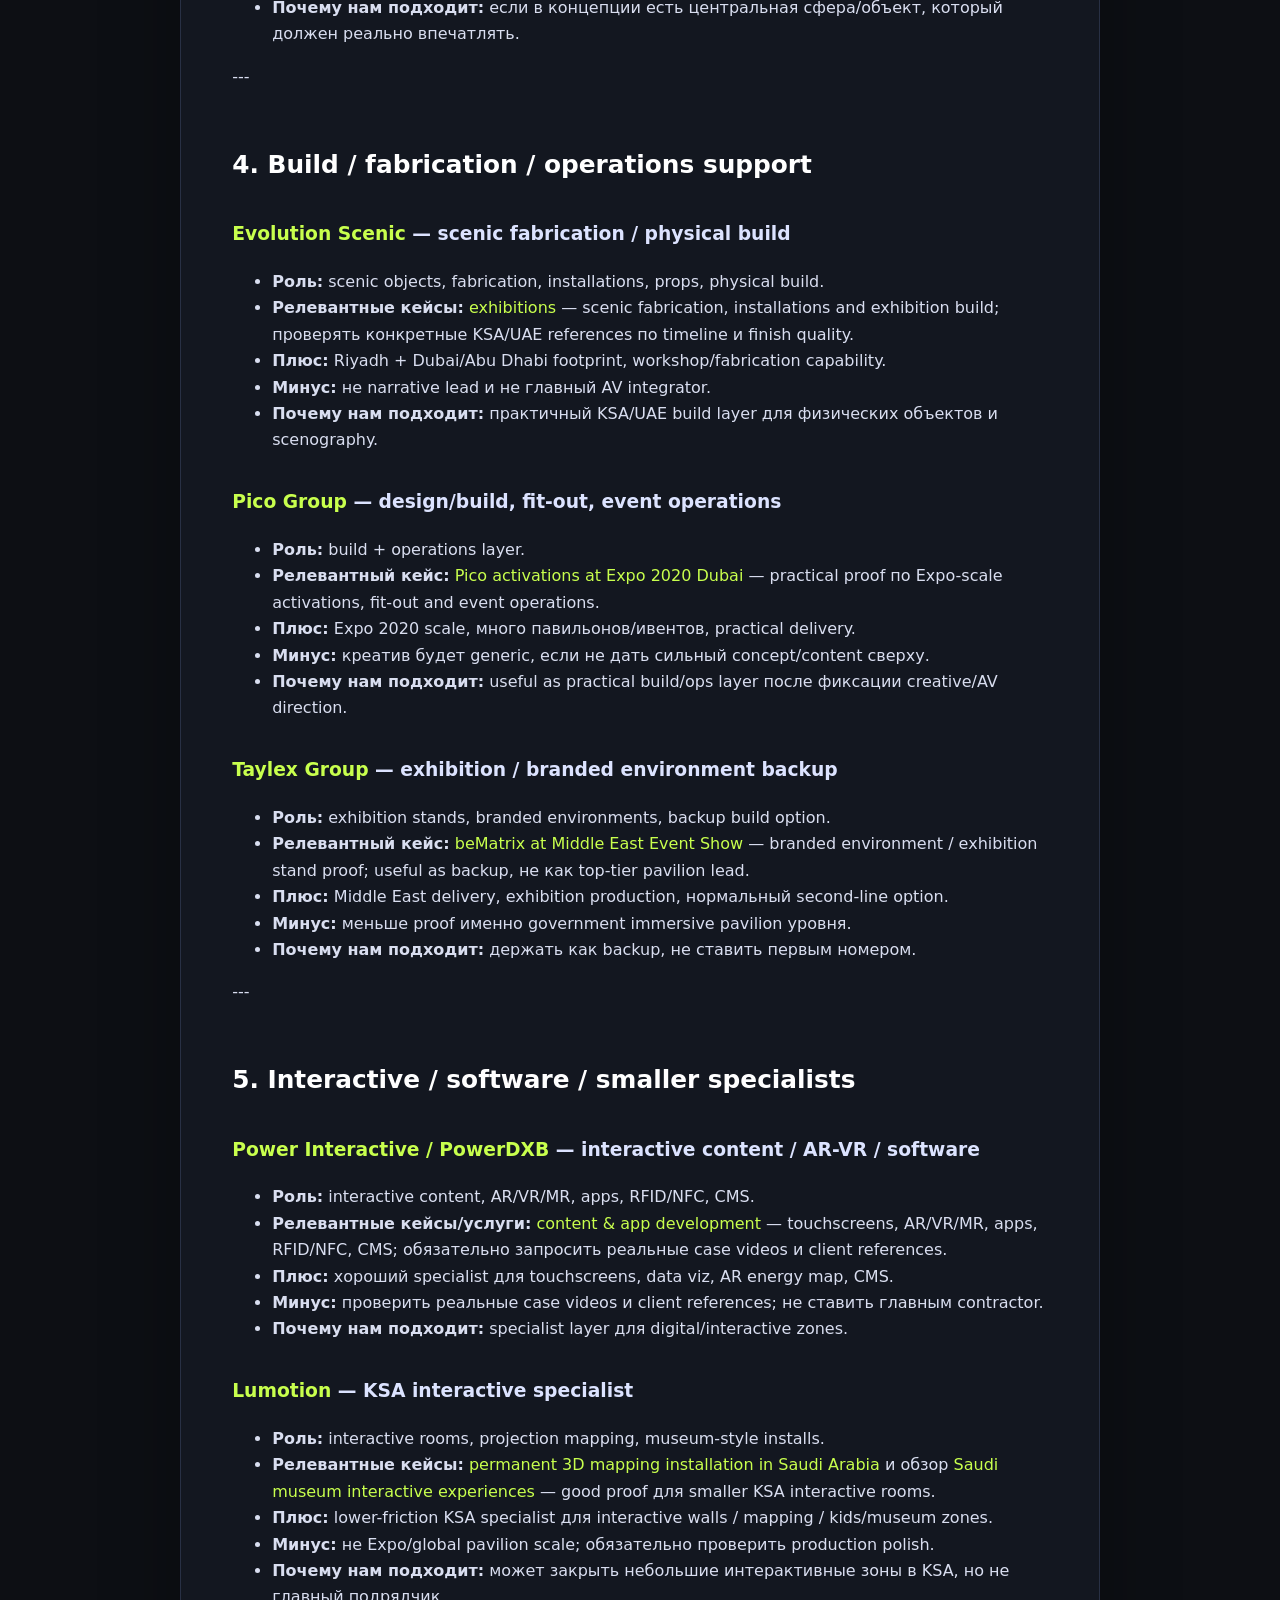
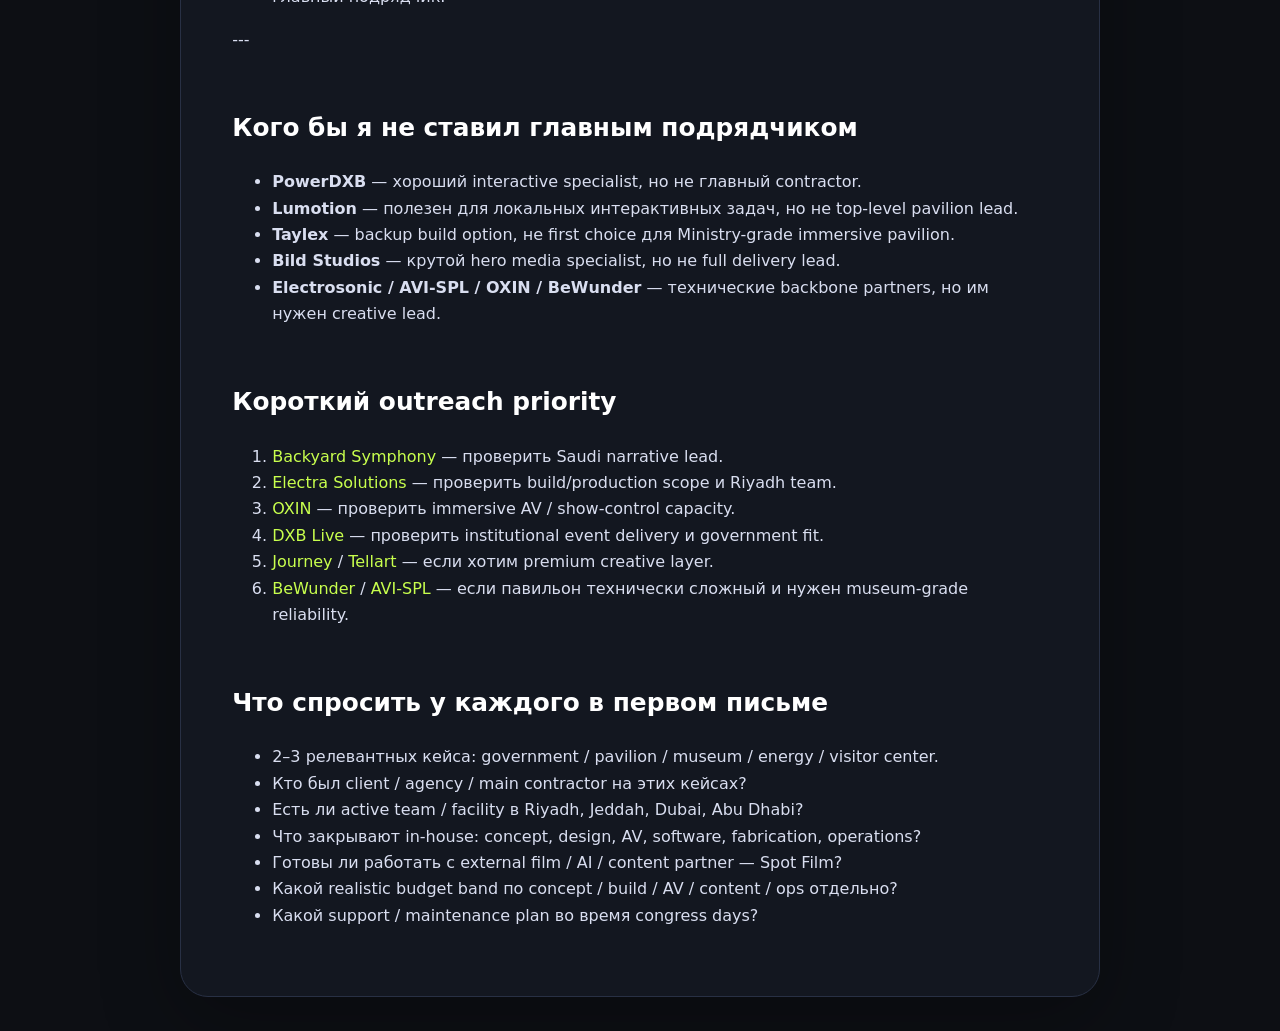
<file: ministry-of-energy-contractor-shortlist.html>
<!doctype html>
<html lang="en">
<head>
  <meta charset="utf-8">
  <meta name="viewport" content="width=device-width, initial-scale=1">
  <title>Ministry of Energy — Contractor Shortlist</title>
  <meta name="description" content="Ministry of Energy — Contractor Shortlist">
  <link rel="stylesheet" href="assets/style.css">
</head>
<body>
  <header class="topbar">
    <span class="brand">Spot Film</span>
  </header>
  <main class="shell single-page">

    <article class="content">
      <h1>Ministry of Energy — подрядчики для павильона</h1>
<p>Короткая рабочая иерархия всех компаний, которые мы нашли для задачи по постройке / реализации павильона Ministry of Energy. Логика: <strong>не искать одного “магического” подрядчика</strong>, а собрать консорциум: creative/narrative lead + AV/immersive integrator + build/operations + Spot Film как film / AI / content layer.</p>
<h2>Моя рекомендация по структуре</h2>
<ul>
<li><strong>Лучший Saudi-first вариант:</strong> <a href="https://www.backyard.sa/our-work" target="_blank" rel="noopener">Backyard Symphony</a> + <a href="https://www.electrasolutions.com/" target="_blank" rel="noopener">Electra Solutions</a> / <a href="https://www.evolutionscenic.sa/" target="_blank" rel="noopener">Evolution Scenic</a> + <a href="https://oxin.ae/" target="_blank" rel="noopener">OXIN</a> + Spot Film.</li>
<li><strong>Самый безопасный execution-вариант:</strong> <a href="https://www.electrasolutions.com/" target="_blank" rel="noopener">Electra Solutions</a> или <a href="https://dxblive.com/" target="_blank" rel="noopener">DXB Live</a> как build/event lead + <a href="https://oxin.ae/" target="_blank" rel="noopener">OXIN</a> / <a href="https://avispl.com/" target="_blank" rel="noopener">AVI-SPL</a> как AV + Spot Film.</li>
<li><strong>Самый премиальный creative-вариант:</strong> <a href="https://journey.world/projects/ksa-pavillion-world-expo-2025/" target="_blank" rel="noopener">Journey</a> или <a href="https://www.tellart.com/projects/uae-pavilion-at-expo-2020-dubai/" target="_blank" rel="noopener">Tellart</a> + <a href="https://bewunder.com/ksa-pavilion/" target="_blank" rel="noopener">BeWunder</a> + локальный build partner.</li>
<li><strong>Для hero wow-moment / sphere:</strong> <a href="https://www.bildstudios.com/works/al-wasl-the-interactive-experience" target="_blank" rel="noopener">Bild Studios</a> + сильный AV/build layer.</li>
</ul>
<p>---</p>
<h2>1. First outreach / самые релевантные сейчас</h2>
<h3><a href="https://www.backyard.sa/our-work" target="_blank" rel="noopener">Backyard Symphony</a> — KSA experiential / cultural lead</h3>
<ul>
<li><strong>Роль:</strong> Saudi-first experiential / cultural storytelling.</li>
<li><strong>Релевантные кейсы:</strong> <a href="https://www.backyard.sa/our-work" target="_blank" rel="noopener">Our Work</a> — experiential moments, exhibit journeys, evergreen immersions; отдельная проверка: запросить 2–3 government / cultural case videos и references.</li>
<li><strong>Плюс:</strong> локальный KSA язык, government/culture tone, релевантные Saudi кейсы.</li>
<li><strong>Минус:</strong> нужно запросить case videos и проверить international pavilion polish.</li>
<li><strong>Почему нам подходит:</strong> хороший lead для Saudi narrative, чтобы павильон не выглядел как generic Dubai stand.</li>
<li><strong>Использовать с:</strong> OXIN / AVI-SPL для AV, Electra / Evolution для build, Spot Film для cinematic + AI content.</li>
</ul>
<h3><a href="https://www.electrasolutions.com/" target="_blank" rel="noopener">Electra Solutions</a> — turnkey build + production lead</h3>
<ul>
<li><strong>Роль:</strong> физическая реализация, fit-out, production management, logistics.</li>
<li><strong>Релевантные кейсы:</strong> <a href="https://www.electrasolutions.com/portfolio/" target="_blank" rel="noopener">portfolio</a> — turnkey exhibition/event production; использовать как proof по build, logistics, production management и региональному delivery.</li>
<li><strong>Плюс:</strong> Dubai / Abu Dhabi / Riyadh presence, сильный execution, Expo / event delivery proof.</li>
<li><strong>Минус:</strong> не отдавать им всю creative story без отдельного creative/content lead.</li>
<li><strong>Почему нам подходит:</strong> безопасный подрядчик для сборки, производства и операционной части.</li>
<li><strong>Использовать с:</strong> Backyard / Journey / Tellart для story; OXIN / AVI-SPL для AV; Spot Film для hero media.</li>
</ul>
<h3><a href="https://oxin.ae/" target="_blank" rel="noopener">OXIN / Oxford Integration</a> — immersive AV systems integrator</h3>
<ul>
<li><strong>Роль:</strong> projection, LED, audio, show-control, commissioning.</li>
<li><strong>Релевантный кейс:</strong> <a href="https://oxin.ae/case-studies/av-experience-arte-museum-dubai/" target="_blank" rel="noopener">Arte Museum Dubai</a> + <a href="https://www.youtube.com/watch?v=3CFZQBIv4Fc" target="_blank" rel="noopener">video</a> — immersive AV, projection/audio/control в музейной среде; хороший аналог для стабильного visitor experience.</li>
<li><strong>Плюс:</strong> очень сильная техническая база для immersive AV и стабильной эксплуатации.</li>
<li><strong>Минус:</strong> не creative/narrative lead; нужен дизайн и контент сверху.</li>
<li><strong>Почему нам подходит:</strong> хороший backbone для экранов, projection mapping, interactive zones, control room.</li>
<li><strong>Использовать с:</strong> Electra / DXB Live для build; Spot Film для content direction.</li>
</ul>
<h3><a href="https://dxblive.com/" target="_blank" rel="noopener">DXB Live</a> — institutional exhibition / event delivery</h3>
<ul>
<li><strong>Роль:</strong> UAE-side event/exhibition execution, DWTC-style delivery.</li>
<li><strong>Релевантные кейсы:</strong> <a href="https://dxblive.com/public/case-study" target="_blank" rel="noopener">case studies</a> — institutional exhibitions/events; смотреть как proof по government-facing delivery, crowd flow и DWTC-level operations.</li>
<li><strong>Плюс:</strong> institutional credibility, government-facing environment, high-traffic events.</li>
<li><strong>Минус:</strong> может выглядеть corporate exhibition, если не добавить premium storytelling/content.</li>
<li><strong>Почему нам подходит:</strong> надежный UAE partner для официальной среды и сложного event delivery.</li>
<li><strong>Использовать с:</strong> Backyard / Spot Film для story + content; OXIN для AV.</li>
</ul>
<p>---</p>
<h2>2. Premium creative / narrative leads</h2>
<h3><a href="https://journey.world/projects/ksa-pavillion-world-expo-2025/" target="_blank" rel="noopener">Journey</a> — Saudi narrative, film, UX, immersive media</h3>
<ul>
<li><strong>Роль:</strong> premium creative + media lead.</li>
<li><strong>Релевантный кейс:</strong> <a href="https://journey.world/projects/ksa-pavillion-world-expo-2025/" target="_blank" rel="noopener">KSA Pavilion World Expo 2025</a> / Ministry of Culture + <a href="https://vimeo.com/showcase/11907115/embed2?video=1078289372" target="_blank" rel="noopener">video showcase</a> — direct match по Saudi national storytelling, UX и media-led pavilion.</li>
<li><strong>Плюс:</strong> очень релевантны Saudi government tone и national storytelling.</li>
<li><strong>Минус:</strong> premium/global agency; может быть дорого или overkill.</li>
<li><strong>Почему нам подходит:</strong> если нужен высокий уровень презентации и storytelling, а не просто stand build.</li>
</ul>
<h3><a href="https://www.tellart.com/projects/uae-pavilion-at-expo-2020-dubai/" target="_blank" rel="noopener">Tellart</a> — national storytelling / guest journey</h3>
<ul>
<li><strong>Роль:</strong> creative lead, visitor journey, multi-sensory national narrative.</li>
<li><strong>Релевантный кейс:</strong> <a href="https://www.tellart.com/projects/uae-pavilion-at-expo-2020-dubai/" target="_blank" rel="noopener">UAE Pavilion Expo 2020 Dubai</a> — national narrative, visitor journey, multi-sensory storytelling; benchmark для “state story without corporate noise”.</li>
<li><strong>Плюс:</strong> умеют превращать государственную тему в clear emotional route.</li>
<li><strong>Минус:</strong> не local build contractor; нужен UAE/KSA execution partner.</li>
<li><strong>Почему нам подходит:</strong> хороший кандидат на верхний creative layer для Ministry story.</li>
</ul>
<h3><a href="https://www.borismicka.com/projects/pavilion-of-the-kingdom-of-saudi-arabia/" target="_blank" rel="noopener">Boris Micka Associates</a> — pavilion concept / architecture + exhibition content</h3>
<ul>
<li><strong>Роль:</strong> architecture + exhibition concept.</li>
<li><strong>Релевантный кейс:</strong> <a href="https://www.borismicka.com/projects/pavilion-of-the-kingdom-of-saudi-arabia/" target="_blank" rel="noopener">Saudi Arabia Pavilion Expo 2020 Dubai</a> — самый прямой benchmark по KSA national pavilion scale, spatial ambition и exhibition content.</li>
<li><strong>Плюс:</strong> сильнейшее direct proof по KSA national pavilion scale.</li>
<li><strong>Минус:</strong> может быть менее гибкий как быстрый supplier; больше подходит под большой концептуальный scope.</li>
<li><strong>Почему нам подходит:</strong> benchmark для ambition, spatial concept и national image.</li>
</ul>
<h3><a href="https://www.atelier-brueckner.com/en/projects" target="_blank" rel="noopener">ATELIER BRÜCKNER</a> — scenography / museum-grade exhibition design</h3>
<ul>
<li><strong>Роль:</strong> scenography, museums, visitor centres, exhibition design.</li>
<li><strong>Релевантные кейсы:</strong> <a href="https://www.atelier-brueckner.com/en/projects" target="_blank" rel="noopener">Projects</a> — museum/visitor-centre scenography; использовать как benchmark для refined dramaturgy, но не как быстрый local execution layer.</li>
<li><strong>Плюс:</strong> premium museum-grade storytelling и spatial dramaturgy.</li>
<li><strong>Минус:</strong> international procurement / local build complexity.</li>
<li><strong>Почему нам подходит:</strong> если нужен более музейный, refined, long-lasting visitor experience.</li>
</ul>
<p>---</p>
<h2>3. AV / immersive / technical backbone</h2>
<h3><a href="https://bewunder.com/ksa-pavilion/" target="_blank" rel="noopener">BeWunder</a> — AV, lighting, show-control, operations</h3>
<ul>
<li><strong>Роль:</strong> technical backbone: AV, lighting, media servers, control, operations.</li>
<li><strong>Релевантный кейс:</strong> <a href="https://bewunder.com/ksa-pavilion/" target="_blank" rel="noopener">KSA Pavilion Expo 2025</a> — AV, lighting, media servers, show-control and operations; direct technical reference для Saudi pavilion.</li>
<li><strong>Плюс:</strong> сильная daily operation логика, commissioning, support.</li>
<li><strong>Минус:</strong> не основной creative/narrative lead.</li>
<li><strong>Почему нам подходит:</strong> один из лучших вариантов для стабильной технической реализации павильона.</li>
</ul>
<h3><a href="https://ct-group.com/de/en/av-system-integrators/" target="_blank" rel="noopener">Creative Technology Middle East</a> — local AV scale</h3>
<ul>
<li><strong>Роль:</strong> large-scale projectors, LED, audio, control, rental/integration.</li>
<li><strong>Релевантные кейсы:</strong> <a href="https://ct-group.com/be/en/projects/av-solutions-across-expo-2020/" target="_blank" rel="noopener">AV Solutions across Expo 2020</a> и <a href="https://www.avinteractive.com/news/business/ct-middle-east-named-partner-uk-pavilion-expo-2020-28-09-2021/" target="_blank" rel="noopener">UK Pavilion Expo 2020 partner</a> — proof по Expo-scale AV delivery в Dubai.</li>
<li><strong>Плюс:</strong> сильный Dubai operational proof, Expo 2020 scale.</li>
<li><strong>Минус:</strong> может стать vendor-led, если не держать creative direction отдельно.</li>
<li><strong>Почему нам подходит:</strong> практичный AV partner для Dubai/UAE execution speed.</li>
</ul>
<h3><a href="https://avispl.com/" target="_blank" rel="noopener">AVI-SPL Middle East</a> — museum-grade AV integration</h3>
<ul>
<li><strong>Роль:</strong> complex AV integration, support, command center, museum-grade reliability.</li>
<li><strong>Релевантный кейс:</strong> <a href="https://avispl.com/resources/case-studies/museum-of-the-future-case-study/" target="_blank" rel="noopener">Museum of the Future Dubai</a> — museum-grade AV integration, support mindset and complex exhibition reliability.</li>
<li><strong>Плюс:</strong> benchmark reliability, 24/7 support mindset, complex exhibition floors.</li>
<li><strong>Минус:</strong> может быть expensive / overkill; не creative lead.</li>
<li><strong>Почему нам подходит:</strong> держать как high-end benchmark для сложной AV части.</li>
</ul>
<h3><a href="https://www.electrosonic.com/projects/canada-pavilion-expo-2020-dubai" target="_blank" rel="noopener">Electrosonic</a> — specialist AV / immersive theatre</h3>
<ul>
<li><strong>Роль:</strong> 360° theatre, projection, control systems.</li>
<li><strong>Релевантный кейс:</strong> <a href="https://www.electrosonic.com/projects/canada-pavilion-expo-2020-dubai" target="_blank" rel="noopener">Canada Pavilion Expo 2020 Dubai</a> — 360° immersive theatre, projection and control systems; полезно для panoramic / dome / sphere zones.</li>
<li><strong>Плюс:</strong> хорош для panoramic theatre / sphere / high-control environments.</li>
<li><strong>Минус:</strong> local logistics and timing need checking.</li>
<li><strong>Почему нам подходит:</strong> specialist для technically demanding immersive room.</li>
</ul>
<h3><a href="https://www.bildstudios.com/works/al-wasl-the-interactive-experience" target="_blank" rel="noopener">Bild Studios</a> — real-time hero media / dome / Notch / disguise</h3>
<ul>
<li><strong>Роль:</strong> interactive dome, real-time visuals, Notch/disguise systems.</li>
<li><strong>Релевантный кейс:</strong> <a href="https://www.bildstudios.com/works/al-wasl-the-interactive-experience" target="_blank" rel="noopener">Al Wasl Dome interactive experience</a> + <a href="https://www.youtube.com/watch?v=SINKVecVwBQ" target="_blank" rel="noopener">video</a> — real-time dome visuals, Notch/disguise, hero moment scale.</li>
<li><strong>Плюс:</strong> лучший кандидат для spectacular central sphere / hero moment.</li>
<li><strong>Минус:</strong> specialist, не full pavilion contractor.</li>
<li><strong>Почему нам подходит:</strong> если в концепции есть центральная сфера/объект, который должен реально впечатлять.</li>
</ul>
<p>---</p>
<h2>4. Build / fabrication / operations support</h2>
<h3><a href="https://www.evolutionscenic.sa/" target="_blank" rel="noopener">Evolution Scenic</a> — scenic fabrication / physical build</h3>
<ul>
<li><strong>Роль:</strong> scenic objects, fabrication, installations, props, physical build.</li>
<li><strong>Релевантные кейсы:</strong> <a href="https://www.evolutionscenic.sa/exhibitions.html" target="_blank" rel="noopener">exhibitions</a> — scenic fabrication, installations and exhibition build; проверять конкретные KSA/UAE references по timeline и finish quality.</li>
<li><strong>Плюс:</strong> Riyadh + Dubai/Abu Dhabi footprint, workshop/fabrication capability.</li>
<li><strong>Минус:</strong> не narrative lead и не главный AV integrator.</li>
<li><strong>Почему нам подходит:</strong> практичный KSA/UAE build layer для физических объектов и scenography.</li>
</ul>
<h3><a href="https://www.vendry.io/case-study/pico-activations-expo-2020-dubai" target="_blank" rel="noopener">Pico Group</a> — design/build, fit-out, event operations</h3>
<ul>
<li><strong>Роль:</strong> build + operations layer.</li>
<li><strong>Релевантный кейс:</strong> <a href="https://www.vendry.io/case-study/pico-activations-expo-2020-dubai" target="_blank" rel="noopener">Pico activations at Expo 2020 Dubai</a> — practical proof по Expo-scale activations, fit-out and event operations.</li>
<li><strong>Плюс:</strong> Expo 2020 scale, много павильонов/ивентов, practical delivery.</li>
<li><strong>Минус:</strong> креатив будет generic, если не дать сильный concept/content сверху.</li>
<li><strong>Почему нам подходит:</strong> useful as practical build/ops layer после фиксации creative/AV direction.</li>
</ul>
<h3><a href="https://taylexgroup.com/" target="_blank" rel="noopener">Taylex Group</a> — exhibition / branded environment backup</h3>
<ul>
<li><strong>Роль:</strong> exhibition stands, branded environments, backup build option.</li>
<li><strong>Релевантный кейс:</strong> <a href="https://taylexgroup.com/bematrix-stand-at-the-middle-east-event-show/" target="_blank" rel="noopener">beMatrix at Middle East Event Show</a> — branded environment / exhibition stand proof; useful as backup, не как top-tier pavilion lead.</li>
<li><strong>Плюс:</strong> Middle East delivery, exhibition production, нормальный second-line option.</li>
<li><strong>Минус:</strong> меньше proof именно government immersive pavilion уровня.</li>
<li><strong>Почему нам подходит:</strong> держать как backup, не ставить первым номером.</li>
</ul>
<p>---</p>
<h2>5. Interactive / software / smaller specialists</h2>
<h3><a href="https://powerdxb.com/" target="_blank" rel="noopener">Power Interactive / PowerDXB</a> — interactive content / AR-VR / software</h3>
<ul>
<li><strong>Роль:</strong> interactive content, AR/VR/MR, apps, RFID/NFC, CMS.</li>
<li><strong>Релевантные кейсы/услуги:</strong> <a href="https://powerdxb.com/content-app-development" target="_blank" rel="noopener">content &amp; app development</a> — touchscreens, AR/VR/MR, apps, RFID/NFC, CMS; обязательно запросить реальные case videos и client references.</li>
<li><strong>Плюс:</strong> хороший specialist для touchscreens, data viz, AR energy map, CMS.</li>
<li><strong>Минус:</strong> проверить реальные case videos и client references; не ставить главным contractor.</li>
<li><strong>Почему нам подходит:</strong> specialist layer для digital/interactive zones.</li>
</ul>
<h3><a href="https://lumotion.net/" target="_blank" rel="noopener">Lumotion</a> — KSA interactive specialist</h3>
<ul>
<li><strong>Роль:</strong> interactive rooms, projection mapping, museum-style installs.</li>
<li><strong>Релевантные кейсы:</strong> <a href="https://lumotion.net/en-sa/projects/permanent-3d-mapping-installation-in-saudi-arabia/" target="_blank" rel="noopener">permanent 3D mapping installation in Saudi Arabia</a> и обзор <a href="https://www.inavateonthenet.net/news/article/lumotion-studio-delivers-interactive-experiences-for-saudi-museums" target="_blank" rel="noopener">Saudi museum interactive experiences</a> — good proof для smaller KSA interactive rooms.</li>
<li><strong>Плюс:</strong> lower-friction KSA specialist для interactive walls / mapping / kids/museum zones.</li>
<li><strong>Минус:</strong> не Expo/global pavilion scale; обязательно проверить production polish.</li>
<li><strong>Почему нам подходит:</strong> может закрыть небольшие интерактивные зоны в KSA, но не главный подрядчик.</li>
</ul>
<p>---</p>
<h2>Кого бы я не ставил главным подрядчиком</h2>
<ul>
<li><strong>PowerDXB</strong> — хороший interactive specialist, но не главный contractor.</li>
<li><strong>Lumotion</strong> — полезен для локальных интерактивных задач, но не top-level pavilion lead.</li>
<li><strong>Taylex</strong> — backup build option, не first choice для Ministry-grade immersive pavilion.</li>
<li><strong>Bild Studios</strong> — крутой hero media specialist, но не full delivery lead.</li>
<li><strong>Electrosonic / AVI-SPL / OXIN / BeWunder</strong> — технические backbone partners, но им нужен creative lead.</li>
</ul>
<h2>Короткий outreach priority</h2>
<ol>
<li><a href="https://www.backyard.sa/our-work" target="_blank" rel="noopener">Backyard Symphony</a> — проверить Saudi narrative lead.</li>
<li><a href="https://www.electrasolutions.com/" target="_blank" rel="noopener">Electra Solutions</a> — проверить build/production scope и Riyadh team.</li>
<li><a href="https://oxin.ae/" target="_blank" rel="noopener">OXIN</a> — проверить immersive AV / show-control capacity.</li>
<li><a href="https://dxblive.com/" target="_blank" rel="noopener">DXB Live</a> — проверить institutional event delivery и government fit.</li>
<li><a href="https://journey.world/projects/ksa-pavillion-world-expo-2025/" target="_blank" rel="noopener">Journey</a> / <a href="https://www.tellart.com/projects/uae-pavilion-at-expo-2020-dubai/" target="_blank" rel="noopener">Tellart</a> — если хотим premium creative layer.</li>
<li><a href="https://bewunder.com/ksa-pavilion/" target="_blank" rel="noopener">BeWunder</a> / <a href="https://avispl.com/resources/case-studies/museum-of-the-future-case-study/" target="_blank" rel="noopener">AVI-SPL</a> — если павильон технически сложный и нужен museum-grade reliability.</li>
</ol>
<h2>Что спросить у каждого в первом письме</h2>
<ul>
<li>2–3 релевантных кейса: government / pavilion / museum / energy / visitor center.</li>
<li>Кто был client / agency / main contractor на этих кейсах?</li>
<li>Есть ли active team / facility в Riyadh, Jeddah, Dubai, Abu Dhabi?</li>
<li>Что закрывают in-house: concept, design, AV, software, fabrication, operations?</li>
<li>Готовы ли работать с external film / AI / content partner — Spot Film?</li>
<li>Какой realistic budget band по concept / build / AV / content / ops отдельно?</li>
<li>Какой support / maintenance plan во время congress days?</li>
</ul>
    </article>
  </main>
</body>
</html>
</file>
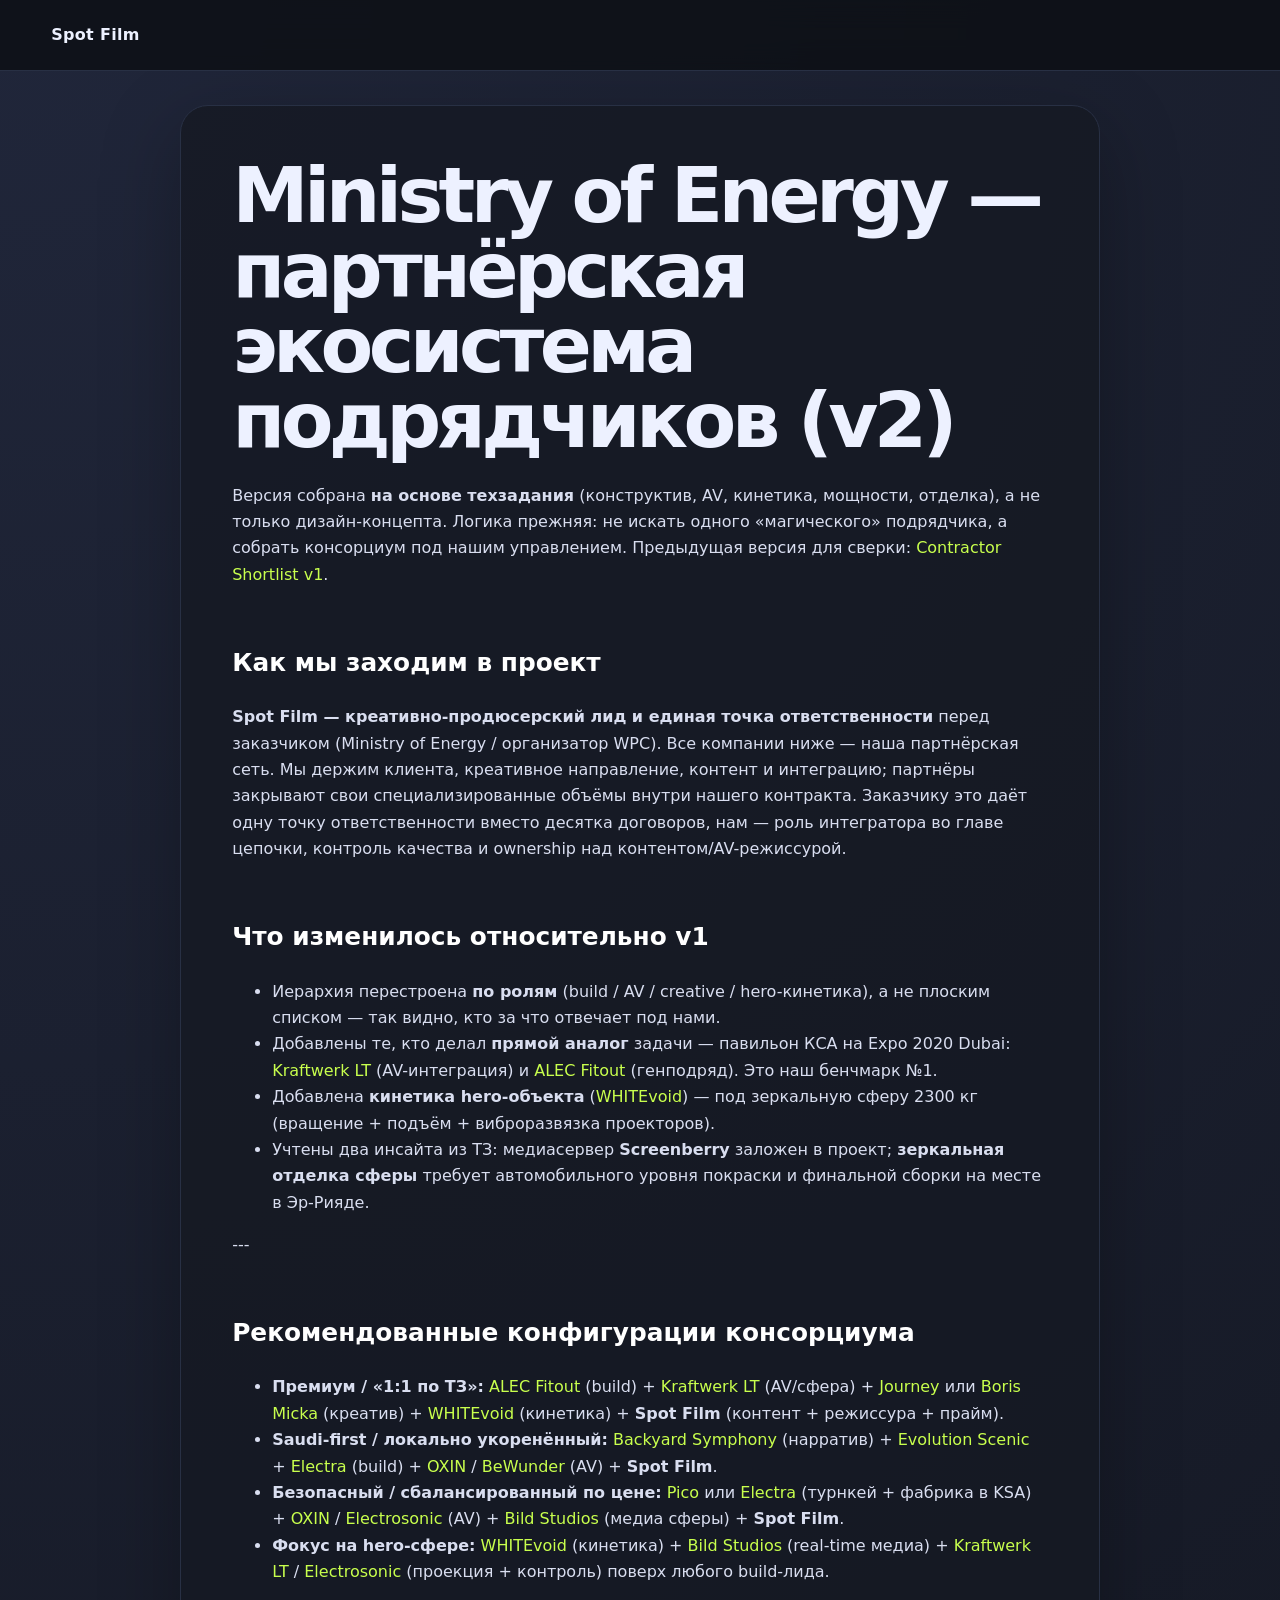
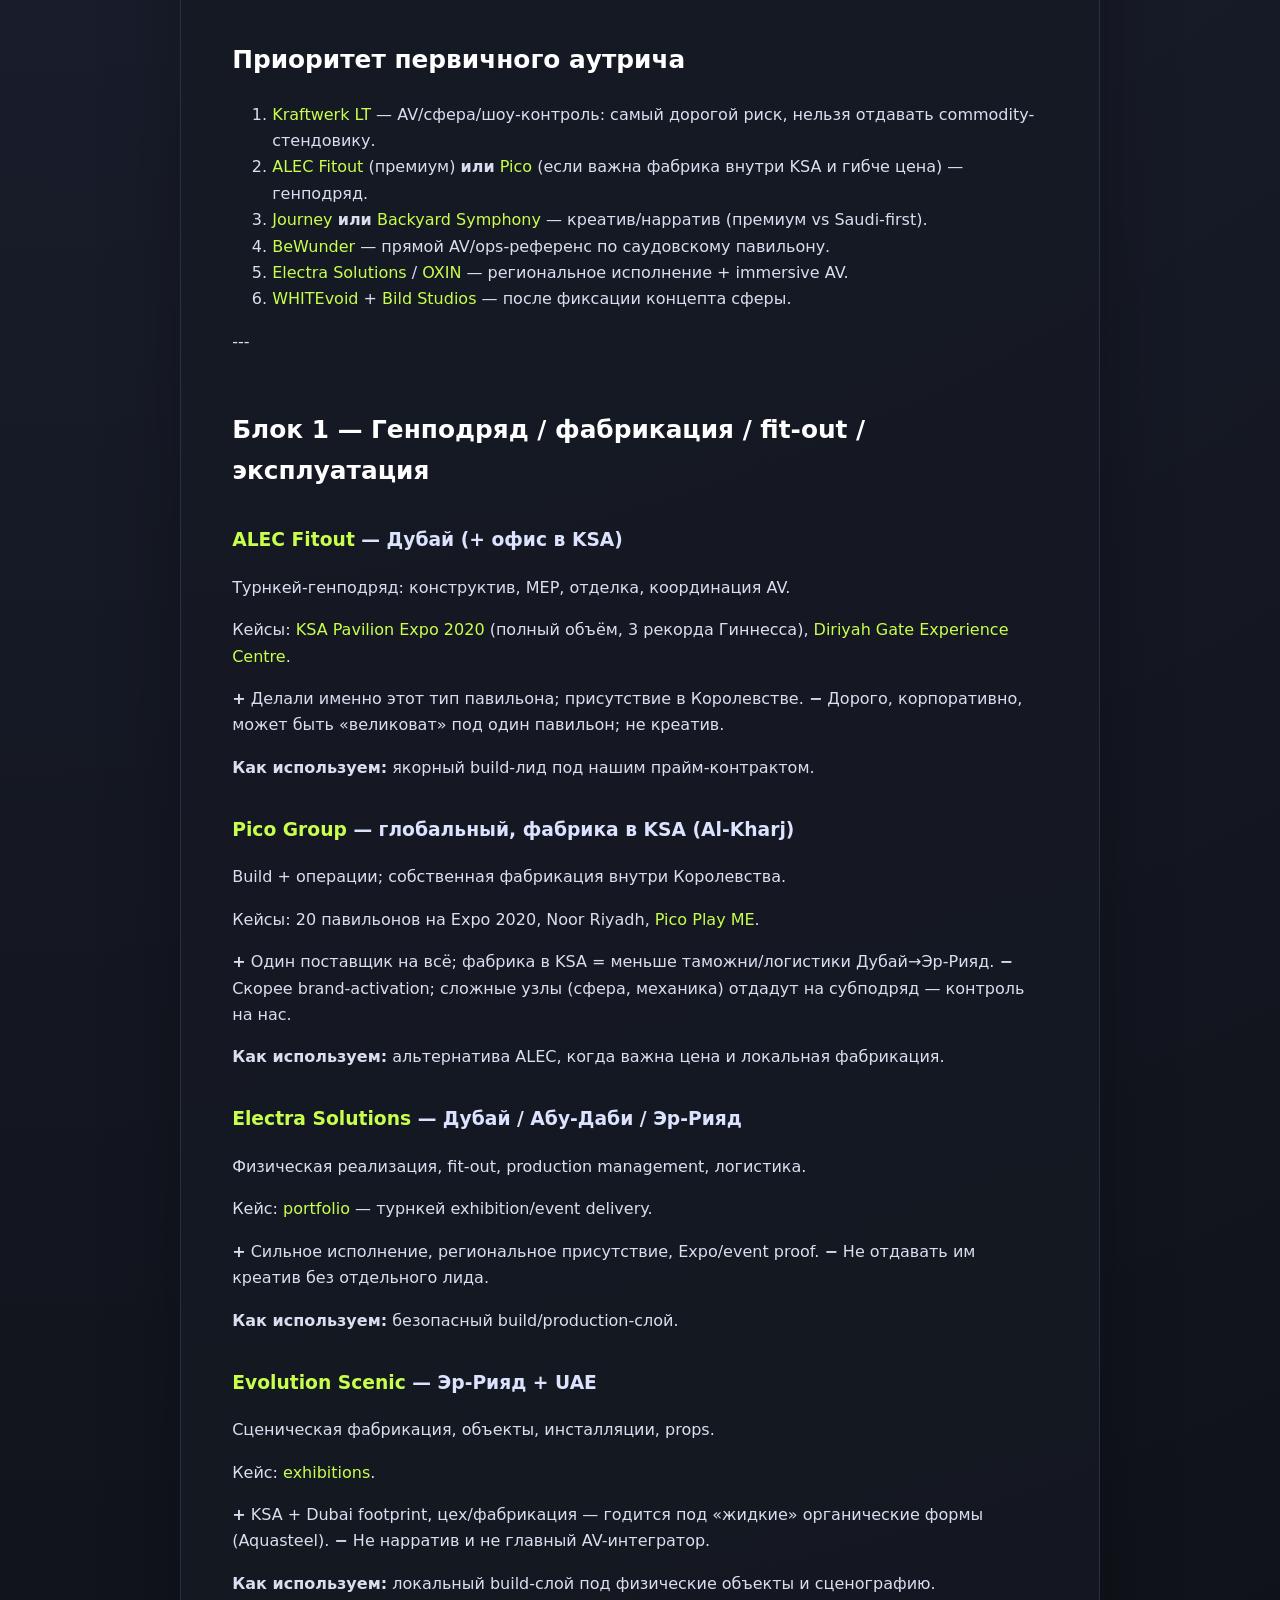
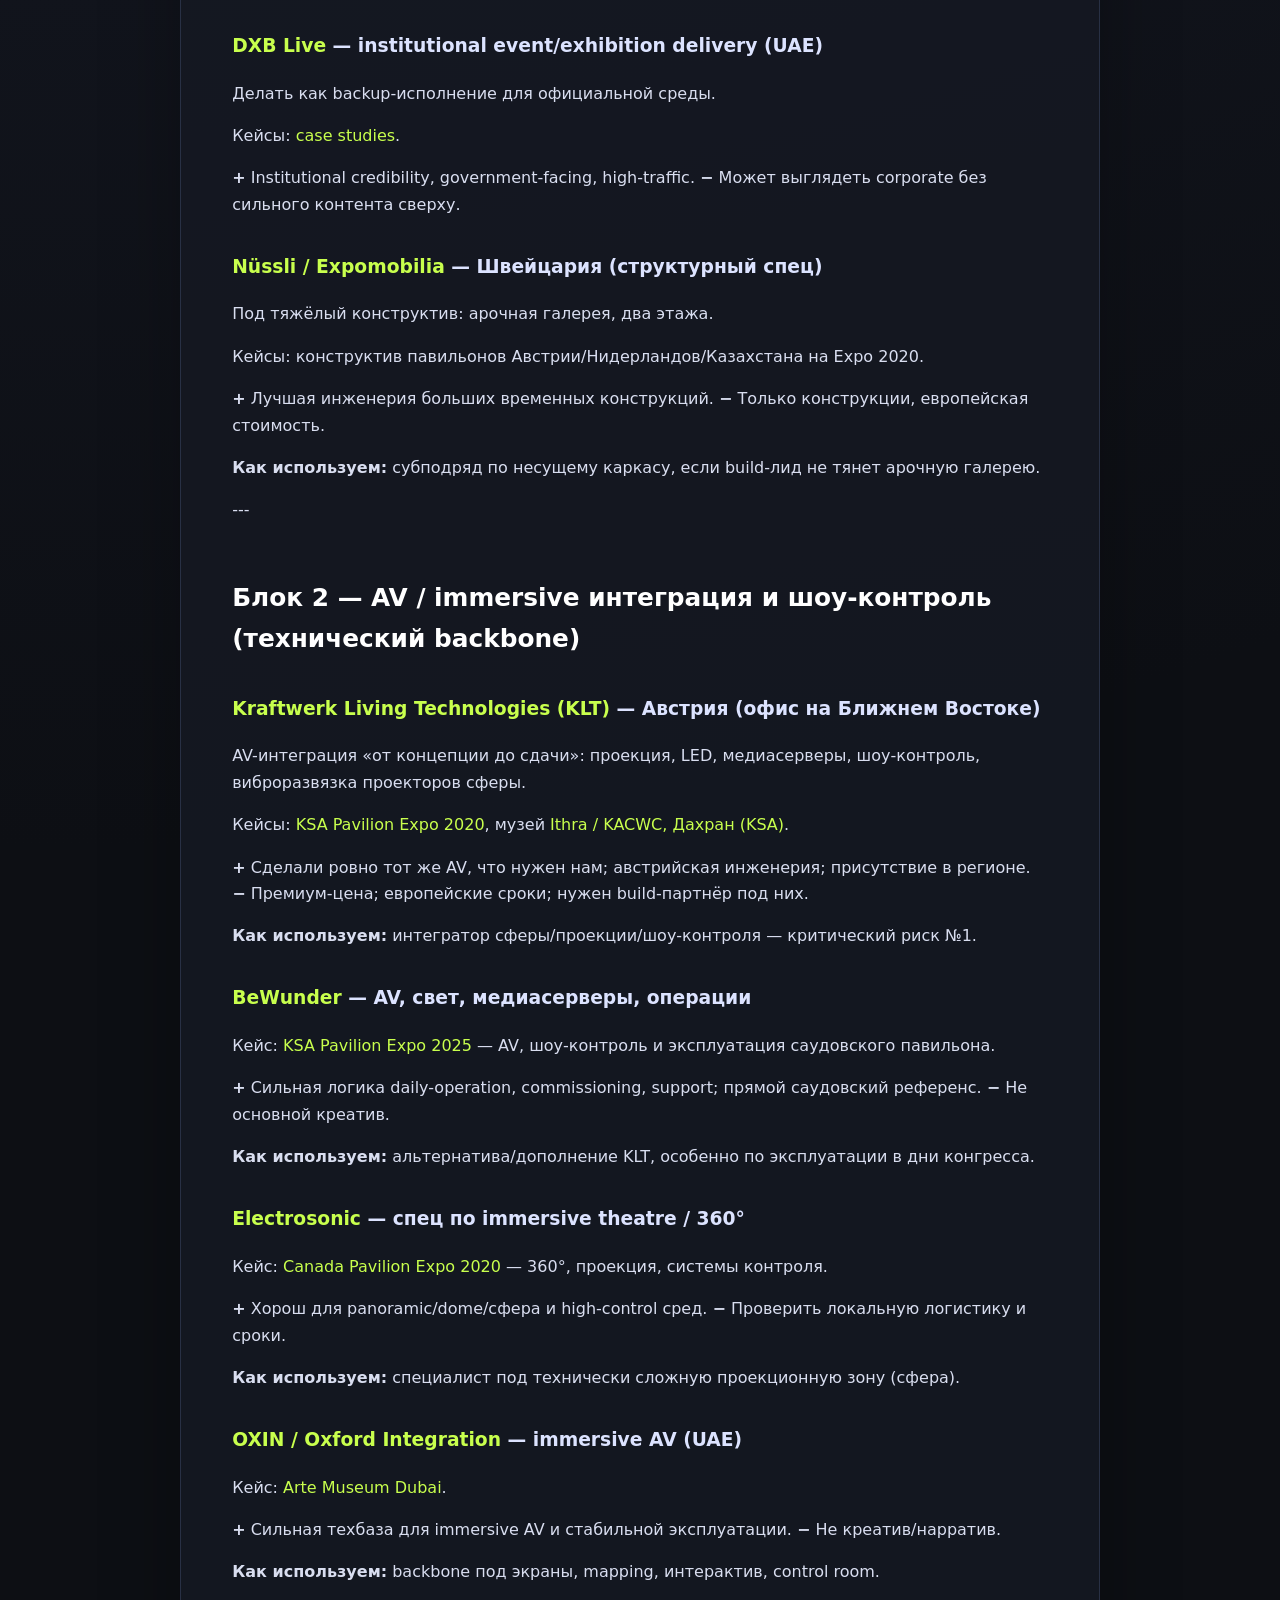
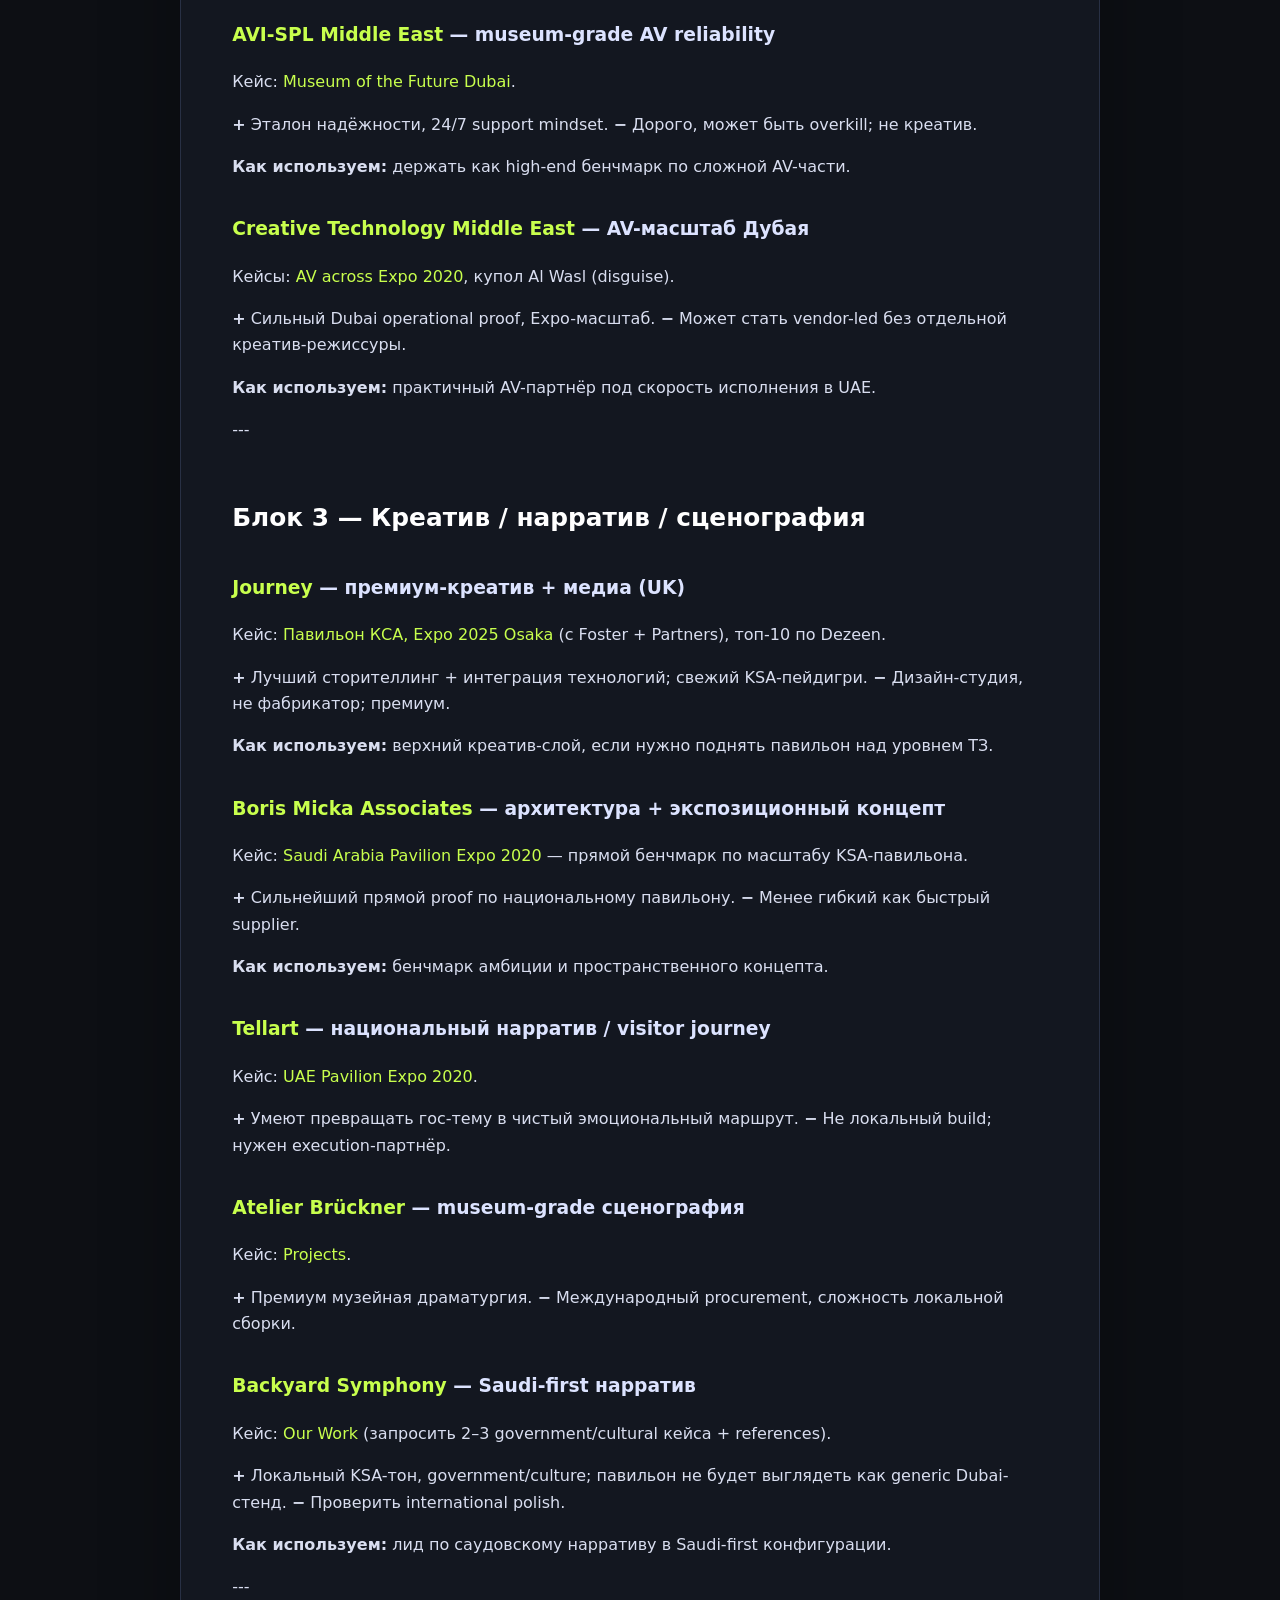
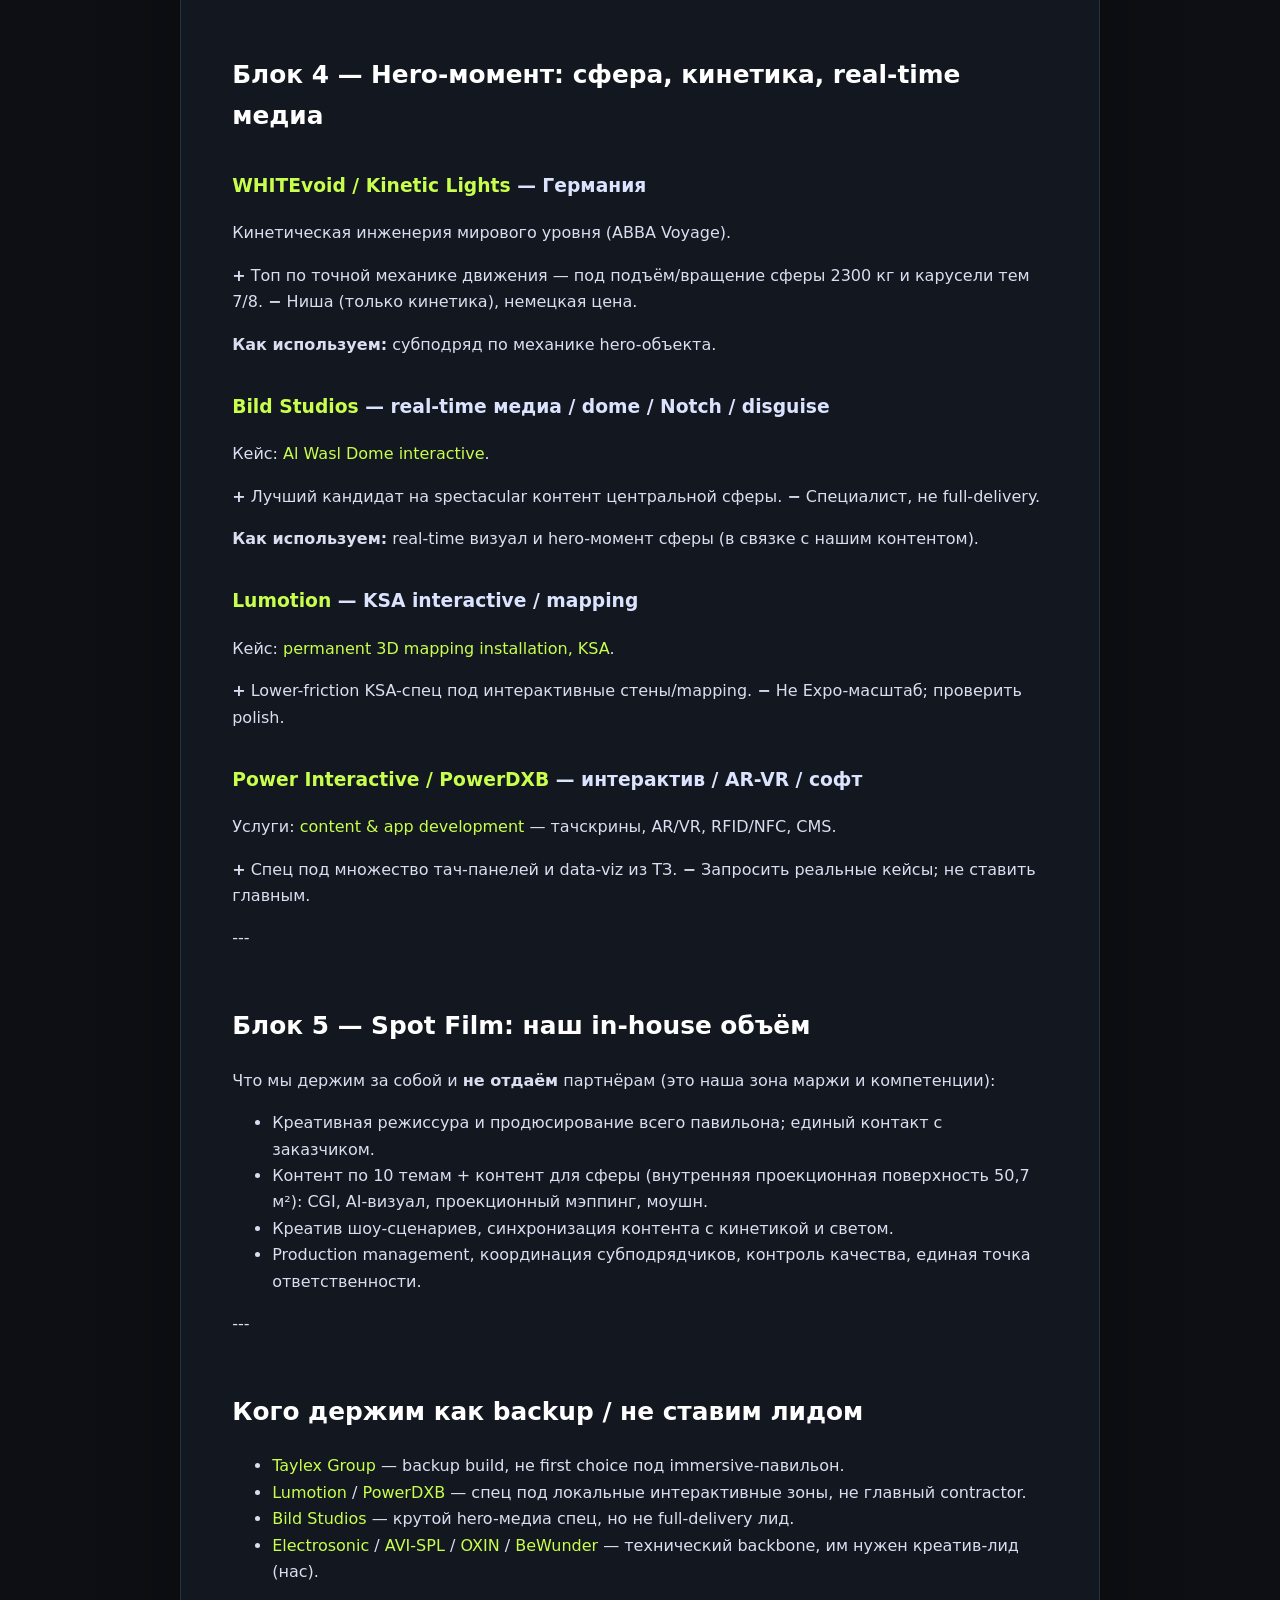
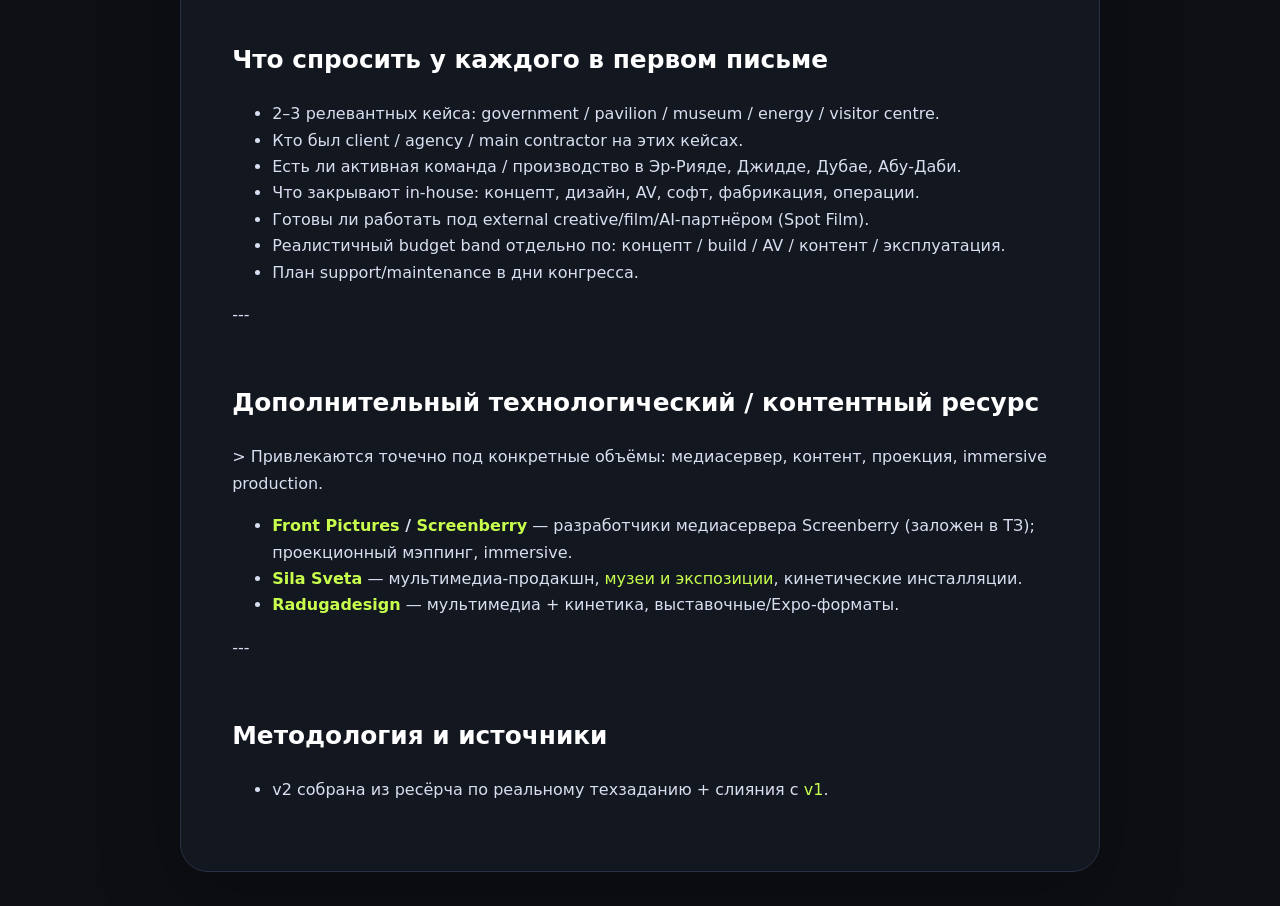
<file: ministry-of-energy-partner-ecosystem-v2.html>
<!doctype html>
<html lang="en">
<head>
  <meta charset="utf-8">
  <meta name="viewport" content="width=device-width, initial-scale=1">
  <title>Ministry of Energy — партнёрская экосистема подрядчиков v2</title>
  <meta name="description" content="Ministry of Energy — партнёрская экосистема подрядчиков v2">
  <link rel="stylesheet" href="assets/style.css">
</head>
<body>
  <header class="topbar">
    <span class="brand">Spot Film</span>
  </header>
  <main class="shell single-page">

    <article class="content">
      <h1>Ministry of Energy — партнёрская экосистема подрядчиков (v2)</h1>
<p>Версия собрана <strong>на основе техзадания</strong> (конструктив, AV, кинетика, мощности, отделка), а не только дизайн-концепта. Логика прежняя: не искать одного «магического» подрядчика, а собрать консорциум под нашим управлением. Предыдущая версия для сверки: <a href="ministry-of-energy-contractor-shortlist.html" target="_blank" rel="noopener">Contractor Shortlist v1</a>.</p>
<h2>Как мы заходим в проект</h2>
<p><strong>Spot Film — креативно-продюсерский лид и единая точка ответственности</strong> перед заказчиком (Ministry of Energy / организатор WPC). Все компании ниже — наша партнёрская сеть. Мы держим клиента, креативное направление, контент и интеграцию; партнёры закрывают свои специализированные объёмы внутри нашего контракта. Заказчику это даёт одну точку ответственности вместо десятка договоров, нам — роль интегратора во главе цепочки, контроль качества и ownership над контентом/AV-режиссурой.</p>
<h2>Что изменилось относительно v1</h2>
<ul>
<li>Иерархия перестроена <strong>по ролям</strong> (build / AV / creative / hero-кинетика), а не плоским списком — так видно, кто за что отвечает под нами.</li>
<li>Добавлены те, кто делал <strong>прямой аналог</strong> задачи — павильон КСА на Expo 2020 Dubai: <a href="https://www.kraftwerk.at/reference/ksa-pavilion/" target="_blank" rel="noopener">Kraftwerk LT</a> (AV-интеграция) и <a href="https://www.alecfitout.ae/projects/ksa-pavilion-expo-dubai-2020" target="_blank" rel="noopener">ALEC Fitout</a> (генподряд). Это наш бенчмарк №1.</li>
<li>Добавлена <strong>кинетика hero-объекта</strong> (<a href="https://www.whitevoid.com/category/kinetic/" target="_blank" rel="noopener">WHITEvoid</a>) — под зеркальную сферу 2300 кг (вращение + подъём + виброразвязка проекторов).</li>
<li>Учтены два инсайта из ТЗ: медиасервер <strong>Screenberry</strong> заложен в проект; <strong>зеркальная отделка сферы</strong> требует автомобильного уровня покраски и финальной сборки на месте в Эр-Рияде.</li>
</ul>
<p>---</p>
<h2>Рекомендованные конфигурации консорциума</h2>
<ul>
<li><strong>Премиум / «1:1 по ТЗ»:</strong> <a href="https://www.alecfitout.ae/" target="_blank" rel="noopener">ALEC Fitout</a> (build) + <a href="https://www.kraftwerk.at/" target="_blank" rel="noopener">Kraftwerk LT</a> (AV/сфера) + <a href="https://journey.world/" target="_blank" rel="noopener">Journey</a> или <a href="https://www.borismicka.com/" target="_blank" rel="noopener">Boris Micka</a> (креатив) + <a href="https://www.whitevoid.com/" target="_blank" rel="noopener">WHITEvoid</a> (кинетика) + <strong>Spot Film</strong> (контент + режиссура + прайм).</li>
<li><strong>Saudi-first / локально укоренённый:</strong> <a href="https://www.backyard.sa/our-work" target="_blank" rel="noopener">Backyard Symphony</a> (нарратив) + <a href="https://www.evolutionscenic.sa/" target="_blank" rel="noopener">Evolution Scenic</a> + <a href="https://www.electrasolutions.com/" target="_blank" rel="noopener">Electra</a> (build) + <a href="https://oxin.ae/" target="_blank" rel="noopener">OXIN</a> / <a href="https://bewunder.com/ksa-pavilion/" target="_blank" rel="noopener">BeWunder</a> (AV) + <strong>Spot Film</strong>.</li>
<li><strong>Безопасный / сбалансированный по цене:</strong> <a href="https://www.pico.com/en" target="_blank" rel="noopener">Pico</a> или <a href="https://www.electrasolutions.com/" target="_blank" rel="noopener">Electra</a> (турнкей + фабрика в KSA) + <a href="https://oxin.ae/" target="_blank" rel="noopener">OXIN</a> / <a href="https://www.electrosonic.com/" target="_blank" rel="noopener">Electrosonic</a> (AV) + <a href="https://www.bildstudios.com/" target="_blank" rel="noopener">Bild Studios</a> (медиа сферы) + <strong>Spot Film</strong>.</li>
<li><strong>Фокус на hero-сфере:</strong> <a href="https://www.whitevoid.com/" target="_blank" rel="noopener">WHITEvoid</a> (кинетика) + <a href="https://www.bildstudios.com/" target="_blank" rel="noopener">Bild Studios</a> (real-time медиа) + <a href="https://www.kraftwerk.at/" target="_blank" rel="noopener">Kraftwerk LT</a> / <a href="https://www.electrosonic.com/" target="_blank" rel="noopener">Electrosonic</a> (проекция + контроль) поверх любого build-лида.</li>
</ul>
<h2>Приоритет первичного аутрича</h2>
<ol>
<li><a href="https://www.kraftwerk.at/" target="_blank" rel="noopener">Kraftwerk LT</a> — AV/сфера/шоу-контроль: самый дорогой риск, нельзя отдавать commodity-стендовику.</li>
<li><a href="https://www.alecfitout.ae/" target="_blank" rel="noopener">ALEC Fitout</a> (премиум) <strong>или</strong> <a href="https://www.pico.com/en" target="_blank" rel="noopener">Pico</a> (если важна фабрика внутри KSA и гибче цена) — генподряд.</li>
<li><a href="https://journey.world/" target="_blank" rel="noopener">Journey</a> <strong>или</strong> <a href="https://www.backyard.sa/our-work" target="_blank" rel="noopener">Backyard Symphony</a> — креатив/нарратив (премиум vs Saudi-first).</li>
<li><a href="https://bewunder.com/ksa-pavilion/" target="_blank" rel="noopener">BeWunder</a> — прямой AV/ops-референс по саудовскому павильону.</li>
<li><a href="https://www.electrasolutions.com/" target="_blank" rel="noopener">Electra Solutions</a> / <a href="https://oxin.ae/" target="_blank" rel="noopener">OXIN</a> — региональное исполнение + immersive AV.</li>
<li><a href="https://www.whitevoid.com/" target="_blank" rel="noopener">WHITEvoid</a> + <a href="https://www.bildstudios.com/" target="_blank" rel="noopener">Bild Studios</a> — после фиксации концепта сферы.</li>
</ol>
<p>---</p>
<h2>Блок 1 — Генподряд / фабрикация / fit-out / эксплуатация</h2>
<h3><a href="https://www.alecfitout.ae/" target="_blank" rel="noopener">ALEC Fitout</a> — Дубай (+ офис в KSA)</h3>
<p>Турнкей-генподряд: конструктив, MEP, отделка, координация AV.</p>
<p>Кейсы: <a href="https://www.alecfitout.ae/projects/ksa-pavilion-expo-dubai-2020" target="_blank" rel="noopener">KSA Pavilion Expo 2020</a> (полный объём, 3 рекорда Гиннесса), <a href="https://www.alecfitout.ae/projects/diriyah-gate" target="_blank" rel="noopener">Diriyah Gate Experience Centre</a>.</p>
<p><strong>+</strong> Делали именно этот тип павильона; присутствие в Королевстве. <strong>−</strong> Дорого, корпоративно, может быть «великоват» под один павильон; не креатив.</p>
<p><strong>Как используем:</strong> якорный build-лид под нашим прайм-контрактом.</p>
<h3><a href="https://www.pico.com/en" target="_blank" rel="noopener">Pico Group</a> — глобальный, фабрика в KSA (Al-Kharj)</h3>
<p>Build + операции; собственная фабрикация внутри Королевства.</p>
<p>Кейсы: 20 павильонов на Expo 2020, Noor Riyadh, <a href="https://www.pico-play.com/pico-play-middle-east" target="_blank" rel="noopener">Pico Play ME</a>.</p>
<p><strong>+</strong> Один поставщик на всё; фабрика в KSA = меньше таможни/логистики Дубай→Эр-Рияд. <strong>−</strong> Скорее brand-activation; сложные узлы (сфера, механика) отдадут на субподряд — контроль на нас.</p>
<p><strong>Как используем:</strong> альтернатива ALEC, когда важна цена и локальная фабрикация.</p>
<h3><a href="https://www.electrasolutions.com/" target="_blank" rel="noopener">Electra Solutions</a> — Дубай / Абу-Даби / Эр-Рияд</h3>
<p>Физическая реализация, fit-out, production management, логистика.</p>
<p>Кейс: <a href="https://www.electrasolutions.com/portfolio/" target="_blank" rel="noopener">portfolio</a> — турнкей exhibition/event delivery.</p>
<p><strong>+</strong> Сильное исполнение, региональное присутствие, Expo/event proof. <strong>−</strong> Не отдавать им креатив без отдельного лида.</p>
<p><strong>Как используем:</strong> безопасный build/production-слой.</p>
<h3><a href="https://www.evolutionscenic.sa/" target="_blank" rel="noopener">Evolution Scenic</a> — Эр-Рияд + UAE</h3>
<p>Сценическая фабрикация, объекты, инсталляции, props.</p>
<p>Кейс: <a href="https://www.evolutionscenic.sa/exhibitions.html" target="_blank" rel="noopener">exhibitions</a>.</p>
<p><strong>+</strong> KSA + Dubai footprint, цех/фабрикация — годится под «жидкие» органические формы (Aquasteel). <strong>−</strong> Не нарратив и не главный AV-интегратор.</p>
<p><strong>Как используем:</strong> локальный build-слой под физические объекты и сценографию.</p>
<h3><a href="https://dxblive.com/" target="_blank" rel="noopener">DXB Live</a> — institutional event/exhibition delivery (UAE)</h3>
<p>Делать как backup-исполнение для официальной среды.</p>
<p>Кейсы: <a href="https://dxblive.com/public/case-study" target="_blank" rel="noopener">case studies</a>.</p>
<p><strong>+</strong> Institutional credibility, government-facing, high-traffic. <strong>−</strong> Может выглядеть corporate без сильного контента сверху.</p>
<h3><a href="https://www.nussli.com/" target="_blank" rel="noopener">Nüssli / Expomobilia</a> — Швейцария (структурный спец)</h3>
<p>Под тяжёлый конструктив: арочная галерея, два этажа.</p>
<p>Кейсы: конструктив павильонов Австрии/Нидерландов/Казахстана на Expo 2020.</p>
<p><strong>+</strong> Лучшая инженерия больших временных конструкций. <strong>−</strong> Только конструкции, европейская стоимость.</p>
<p><strong>Как используем:</strong> субподряд по несущему каркасу, если build-лид не тянет арочную галерею.</p>
<p>---</p>
<h2>Блок 2 — AV / immersive интеграция и шоу-контроль (технический backbone)</h2>
<h3><a href="https://www.kraftwerk.at/" target="_blank" rel="noopener">Kraftwerk Living Technologies (KLT)</a> — Австрия (офис на Ближнем Востоке)</h3>
<p>AV-интеграция «от концепции до сдачи»: проекция, LED, медиасерверы, шоу-контроль, виброразвязка проекторов сферы.</p>
<p>Кейсы: <a href="https://www.kraftwerk.at/reference/ksa-pavilion/" target="_blank" rel="noopener">KSA Pavilion Expo 2020</a>, музей <a href="https://www.kraftwerk.at/reference/it-exhibits/" target="_blank" rel="noopener">Ithra / KACWC, Дахран (KSA)</a>.</p>
<p><strong>+</strong> Сделали ровно тот же AV, что нужен нам; австрийская инженерия; присутствие в регионе. <strong>−</strong> Премиум-цена; европейские сроки; нужен build-партнёр под них.</p>
<p><strong>Как используем:</strong> интегратор сферы/проекции/шоу-контроля — критический риск №1.</p>
<h3><a href="https://bewunder.com/ksa-pavilion/" target="_blank" rel="noopener">BeWunder</a> — AV, свет, медиасерверы, операции</h3>
<p>Кейс: <a href="https://bewunder.com/ksa-pavilion/" target="_blank" rel="noopener">KSA Pavilion Expo 2025</a> — AV, шоу-контроль и эксплуатация саудовского павильона.</p>
<p><strong>+</strong> Сильная логика daily-operation, commissioning, support; прямой саудовский референс. <strong>−</strong> Не основной креатив.</p>
<p><strong>Как используем:</strong> альтернатива/дополнение KLT, особенно по эксплуатации в дни конгресса.</p>
<h3><a href="https://www.electrosonic.com/" target="_blank" rel="noopener">Electrosonic</a> — спец по immersive theatre / 360°</h3>
<p>Кейс: <a href="https://www.electrosonic.com/projects/canada-pavilion-expo-2020-dubai" target="_blank" rel="noopener">Canada Pavilion Expo 2020</a> — 360°, проекция, системы контроля.</p>
<p><strong>+</strong> Хорош для panoramic/dome/сфера и high-control сред. <strong>−</strong> Проверить локальную логистику и сроки.</p>
<p><strong>Как используем:</strong> специалист под технически сложную проекционную зону (сфера).</p>
<h3><a href="https://oxin.ae/" target="_blank" rel="noopener">OXIN / Oxford Integration</a> — immersive AV (UAE)</h3>
<p>Кейс: <a href="https://oxin.ae/case-studies/av-experience-arte-museum-dubai/" target="_blank" rel="noopener">Arte Museum Dubai</a>.</p>
<p><strong>+</strong> Сильная техбаза для immersive AV и стабильной эксплуатации. <strong>−</strong> Не креатив/нарратив.</p>
<p><strong>Как используем:</strong> backbone под экраны, mapping, интерактив, control room.</p>
<h3><a href="https://avispl.com/" target="_blank" rel="noopener">AVI-SPL Middle East</a> — museum-grade AV reliability</h3>
<p>Кейс: <a href="https://avispl.com/resources/case-studies/museum-of-the-future-case-study/" target="_blank" rel="noopener">Museum of the Future Dubai</a>.</p>
<p><strong>+</strong> Эталон надёжности, 24/7 support mindset. <strong>−</strong> Дорого, может быть overkill; не креатив.</p>
<p><strong>Как используем:</strong> держать как high-end бенчмарк по сложной AV-части.</p>
<h3><a href="https://ct-group.com/de/en/av-system-integrators/" target="_blank" rel="noopener">Creative Technology Middle East</a> — AV-масштаб Дубая</h3>
<p>Кейсы: <a href="https://ct-group.com/be/en/projects/av-solutions-across-expo-2020/" target="_blank" rel="noopener">AV across Expo 2020</a>, купол Al Wasl (disguise).</p>
<p><strong>+</strong> Сильный Dubai operational proof, Expo-масштаб. <strong>−</strong> Может стать vendor-led без отдельной креатив-режиссуры.</p>
<p><strong>Как используем:</strong> практичный AV-партнёр под скорость исполнения в UAE.</p>
<p>---</p>
<h2>Блок 3 — Креатив / нарратив / сценография</h2>
<h3><a href="https://journey.world/" target="_blank" rel="noopener">Journey</a> — премиум-креатив + медиа (UK)</h3>
<p>Кейс: <a href="https://journey.world/projects/ksa-pavillion-world-expo-2025/" target="_blank" rel="noopener">Павильон КСА, Expo 2025 Osaka</a> (с Foster + Partners), топ-10 по Dezeen.</p>
<p><strong>+</strong> Лучший сторителлинг + интеграция технологий; свежий KSA-пейдигри. <strong>−</strong> Дизайн-студия, не фабрикатор; премиум.</p>
<p><strong>Как используем:</strong> верхний креатив-слой, если нужно поднять павильон над уровнем ТЗ.</p>
<h3><a href="https://www.borismicka.com/projects/pavilion-of-the-kingdom-of-saudi-arabia/" target="_blank" rel="noopener">Boris Micka Associates</a> — архитектура + экспозиционный концепт</h3>
<p>Кейс: <a href="https://www.borismicka.com/projects/pavilion-of-the-kingdom-of-saudi-arabia/" target="_blank" rel="noopener">Saudi Arabia Pavilion Expo 2020</a> — прямой бенчмарк по масштабу KSA-павильона.</p>
<p><strong>+</strong> Сильнейший прямой proof по национальному павильону. <strong>−</strong> Менее гибкий как быстрый supplier.</p>
<p><strong>Как используем:</strong> бенчмарк амбиции и пространственного концепта.</p>
<h3><a href="https://www.tellart.com/projects/uae-pavilion-at-expo-2020-dubai/" target="_blank" rel="noopener">Tellart</a> — национальный нарратив / visitor journey</h3>
<p>Кейс: <a href="https://www.tellart.com/projects/uae-pavilion-at-expo-2020-dubai/" target="_blank" rel="noopener">UAE Pavilion Expo 2020</a>.</p>
<p><strong>+</strong> Умеют превращать гос-тему в чистый эмоциональный маршрут. <strong>−</strong> Не локальный build; нужен execution-партнёр.</p>
<h3><a href="https://www.atelier-brueckner.com/en/projects" target="_blank" rel="noopener">Atelier Brückner</a> — museum-grade сценография</h3>
<p>Кейс: <a href="https://www.atelier-brueckner.com/en/projects" target="_blank" rel="noopener">Projects</a>.</p>
<p><strong>+</strong> Премиум музейная драматургия. <strong>−</strong> Международный procurement, сложность локальной сборки.</p>
<h3><a href="https://www.backyard.sa/our-work" target="_blank" rel="noopener">Backyard Symphony</a> — Saudi-first нарратив</h3>
<p>Кейс: <a href="https://www.backyard.sa/our-work" target="_blank" rel="noopener">Our Work</a> (запросить 2–3 government/cultural кейса + references).</p>
<p><strong>+</strong> Локальный KSA-тон, government/culture; павильон не будет выглядеть как generic Dubai-стенд. <strong>−</strong> Проверить international polish.</p>
<p><strong>Как используем:</strong> лид по саудовскому нарративу в Saudi-first конфигурации.</p>
<p>---</p>
<h2>Блок 4 — Hero-момент: сфера, кинетика, real-time медиа</h2>
<h3><a href="https://www.whitevoid.com/category/kinetic/" target="_blank" rel="noopener">WHITEvoid / Kinetic Lights</a> — Германия</h3>
<p>Кинетическая инженерия мирового уровня (ABBA Voyage).</p>
<p><strong>+</strong> Топ по точной механике движения — под подъём/вращение сферы 2300 кг и карусели тем 7/8. <strong>−</strong> Ниша (только кинетика), немецкая цена.</p>
<p><strong>Как используем:</strong> субподряд по механике hero-объекта.</p>
<h3><a href="https://www.bildstudios.com/works/al-wasl-the-interactive-experience" target="_blank" rel="noopener">Bild Studios</a> — real-time медиа / dome / Notch / disguise</h3>
<p>Кейс: <a href="https://www.bildstudios.com/works/al-wasl-the-interactive-experience" target="_blank" rel="noopener">Al Wasl Dome interactive</a>.</p>
<p><strong>+</strong> Лучший кандидат на spectacular контент центральной сферы. <strong>−</strong> Специалист, не full-delivery.</p>
<p><strong>Как используем:</strong> real-time визуал и hero-момент сферы (в связке с нашим контентом).</p>
<h3><a href="https://lumotion.net/" target="_blank" rel="noopener">Lumotion</a> — KSA interactive / mapping</h3>
<p>Кейс: <a href="https://lumotion.net/en-sa/projects/permanent-3d-mapping-installation-in-saudi-arabia/" target="_blank" rel="noopener">permanent 3D mapping installation, KSA</a>.</p>
<p><strong>+</strong> Lower-friction KSA-спец под интерактивные стены/mapping. <strong>−</strong> Не Expo-масштаб; проверить polish.</p>
<h3><a href="https://powerdxb.com/" target="_blank" rel="noopener">Power Interactive / PowerDXB</a> — интерактив / AR-VR / софт</h3>
<p>Услуги: <a href="https://powerdxb.com/content-app-development" target="_blank" rel="noopener">content &amp; app development</a> — тачскрины, AR/VR, RFID/NFC, CMS.</p>
<p><strong>+</strong> Спец под множество тач-панелей и data-viz из ТЗ. <strong>−</strong> Запросить реальные кейсы; не ставить главным.</p>
<p>---</p>
<h2>Блок 5 — Spot Film: наш in-house объём</h2>
<p>Что мы держим за собой и <strong>не отдаём</strong> партнёрам (это наша зона маржи и компетенции):</p>
<ul>
<li>Креативная режиссура и продюсирование всего павильона; единый контакт с заказчиком.</li>
<li>Контент по 10 темам + контент для сферы (внутренняя проекционная поверхность 50,7 м²): CGI, AI-визуал, проекционный мэппинг, моушн.</li>
<li>Креатив шоу-сценариев, синхронизация контента с кинетикой и светом.</li>
<li>Production management, координация субподрядчиков, контроль качества, единая точка ответственности.</li>
</ul>
<p>---</p>
<h2>Кого держим как backup / не ставим лидом</h2>
<ul>
<li><a href="https://taylexgroup.com/" target="_blank" rel="noopener">Taylex Group</a> — backup build, не first choice под immersive-павильон.</li>
<li><a href="https://lumotion.net/" target="_blank" rel="noopener">Lumotion</a> / <a href="https://powerdxb.com/" target="_blank" rel="noopener">PowerDXB</a> — спец под локальные интерактивные зоны, не главный contractor.</li>
<li><a href="https://www.bildstudios.com/" target="_blank" rel="noopener">Bild Studios</a> — крутой hero-медиа спец, но не full-delivery лид.</li>
<li><a href="https://www.electrosonic.com/" target="_blank" rel="noopener">Electrosonic</a> / <a href="https://avispl.com/" target="_blank" rel="noopener">AVI-SPL</a> / <a href="https://oxin.ae/" target="_blank" rel="noopener">OXIN</a> / <a href="https://bewunder.com/ksa-pavilion/" target="_blank" rel="noopener">BeWunder</a> — технический backbone, им нужен креатив-лид (нас).</li>
</ul>
<h2>Что спросить у каждого в первом письме</h2>
<ul>
<li>2–3 релевантных кейса: government / pavilion / museum / energy / visitor centre.</li>
<li>Кто был client / agency / main contractor на этих кейсах.</li>
<li>Есть ли активная команда / производство в Эр-Рияде, Джидде, Дубае, Абу-Даби.</li>
<li>Что закрывают in-house: концепт, дизайн, AV, софт, фабрикация, операции.</li>
<li>Готовы ли работать под external creative/film/AI-партнёром (Spot Film).</li>
<li>Реалистичный budget band отдельно по: концепт / build / AV / контент / эксплуатация.</li>
<li>План support/maintenance в дни конгресса.</li>
</ul>
<p>---</p>
<h2>Дополнительный технологический / контентный ресурс</h2>
<p>&gt; Привлекаются точечно под конкретные объёмы: медиасервер, контент, проекция, immersive production.</p>
<ul>
<li><strong><a href="https://frontpictures.com/" target="_blank" rel="noopener">Front Pictures</a> / <a href="https://screenberry.com/" target="_blank" rel="noopener">Screenberry</a></strong> — разработчики медиасервера Screenberry (заложен в ТЗ); проекционный мэппинг, immersive.</li>
<li><strong><a href="https://www.silasveta.com/" target="_blank" rel="noopener">Sila Sveta</a></strong> — мультимедиа-продакшн, <a href="https://www.silasveta.com/museums-and-exhibitions" target="_blank" rel="noopener">музеи и экспозиции</a>, кинетические инсталляции.</li>
<li><strong><a href="https://radugadesign.com/projects" target="_blank" rel="noopener">Radugadesign</a></strong> — мультимедиа + кинетика, выставочные/Expo-форматы.</li>
</ul>
<p>---</p>
<h2>Методология и источники</h2>
<ul>
<li>v2 собрана из ресёрча по реальному техзаданию + слияния с <a href="ministry-of-energy-contractor-shortlist.html" target="_blank" rel="noopener">v1</a>.</li>
</ul>
    </article>
  </main>
</body>
</html>
</file>
<file: assets/style.css>
:root { color-scheme: dark; --bg:#0d0f14; --panel:#151923; --text:#edf1ff; --muted:#9aa4bd; --line:#283044; --accent:#c8ff4d; --accent2:#9b7cff; }
* { box-sizing: border-box; }
body { margin:0; background: radial-gradient(circle at top left, #20263a 0, #0d0f14 45%); color:var(--text); font: 16px/1.65 Inter, ui-sans-serif, system-ui, -apple-system, Segoe UI, sans-serif; }
a { color: var(--accent); text-decoration: none; }
a:hover { text-decoration: underline; }
.topbar { display:flex; gap:18px; align-items:baseline; padding:22px clamp(18px,4vw,56px); border-bottom:1px solid var(--line); background:rgba(13,15,20,.82); backdrop-filter: blur(14px); position:sticky; top:0; z-index:10; }
.brand { font-weight:800; letter-spacing:.02em; color:var(--text); }
.tagline { color:var(--muted); font-size:.92rem; }
.shell { display:grid; gap:34px; padding:34px clamp(18px,4vw,56px); }
.shell.with-nav { grid-template-columns: 280px minmax(0, 860px); }
.shell.single-page { grid-template-columns: minmax(0, 920px); justify-content:center; }
.nav { background:rgba(21,25,35,.72); border:1px solid var(--line); border-radius:22px; padding:18px; height:max-content; position:sticky; top:92px; }
.nav-title { color:var(--muted); text-transform:uppercase; letter-spacing:.12em; font-size:.72rem; margin-bottom:12px; }
.nav a { display:block; padding:9px 0; border-top:1px solid rgba(255,255,255,.05); color:#dfe6ff; }
.content { background:rgba(21,25,35,.82); border:1px solid var(--line); border-radius:28px; padding: clamp(24px,4vw,54px); box-shadow: 0 24px 80px rgba(0,0,0,.28); }
h1 { font-size: clamp(2.1rem, 6vw, 4.8rem); line-height:.98; letter-spacing:-.06em; margin:0 0 24px; }
h2 { margin-top:2.2em; font-size:1.55rem; color:#ffffff; }
h3 { margin-top:1.8em; color:#dce3ff; }
p, li { color:#d9def0; }
code { background:#0b0d12; border:1px solid var(--line); border-radius:7px; padding:.13em .38em; }
pre { overflow:auto; padding:18px; border-radius:16px; background:#090b10; border:1px solid var(--line); }
.source-path { color:var(--muted); font-size:.86rem; margin-top:0; }
.missing-link { color:#ffb86b; border-bottom:1px dotted #ffb86b; }
.index-list { list-style:none; padding:0; display:grid; gap:12px; }
.index-list li { padding:14px 16px; background:#10141d; border:1px solid var(--line); border-radius:14px; }
.index-list span { display:block; color:var(--muted); font-size:.85rem; }
@media (max-width: 860px) { .shell { grid-template-columns: 1fr; } .nav { position: static; } .topbar { display:block; } }
</file>
